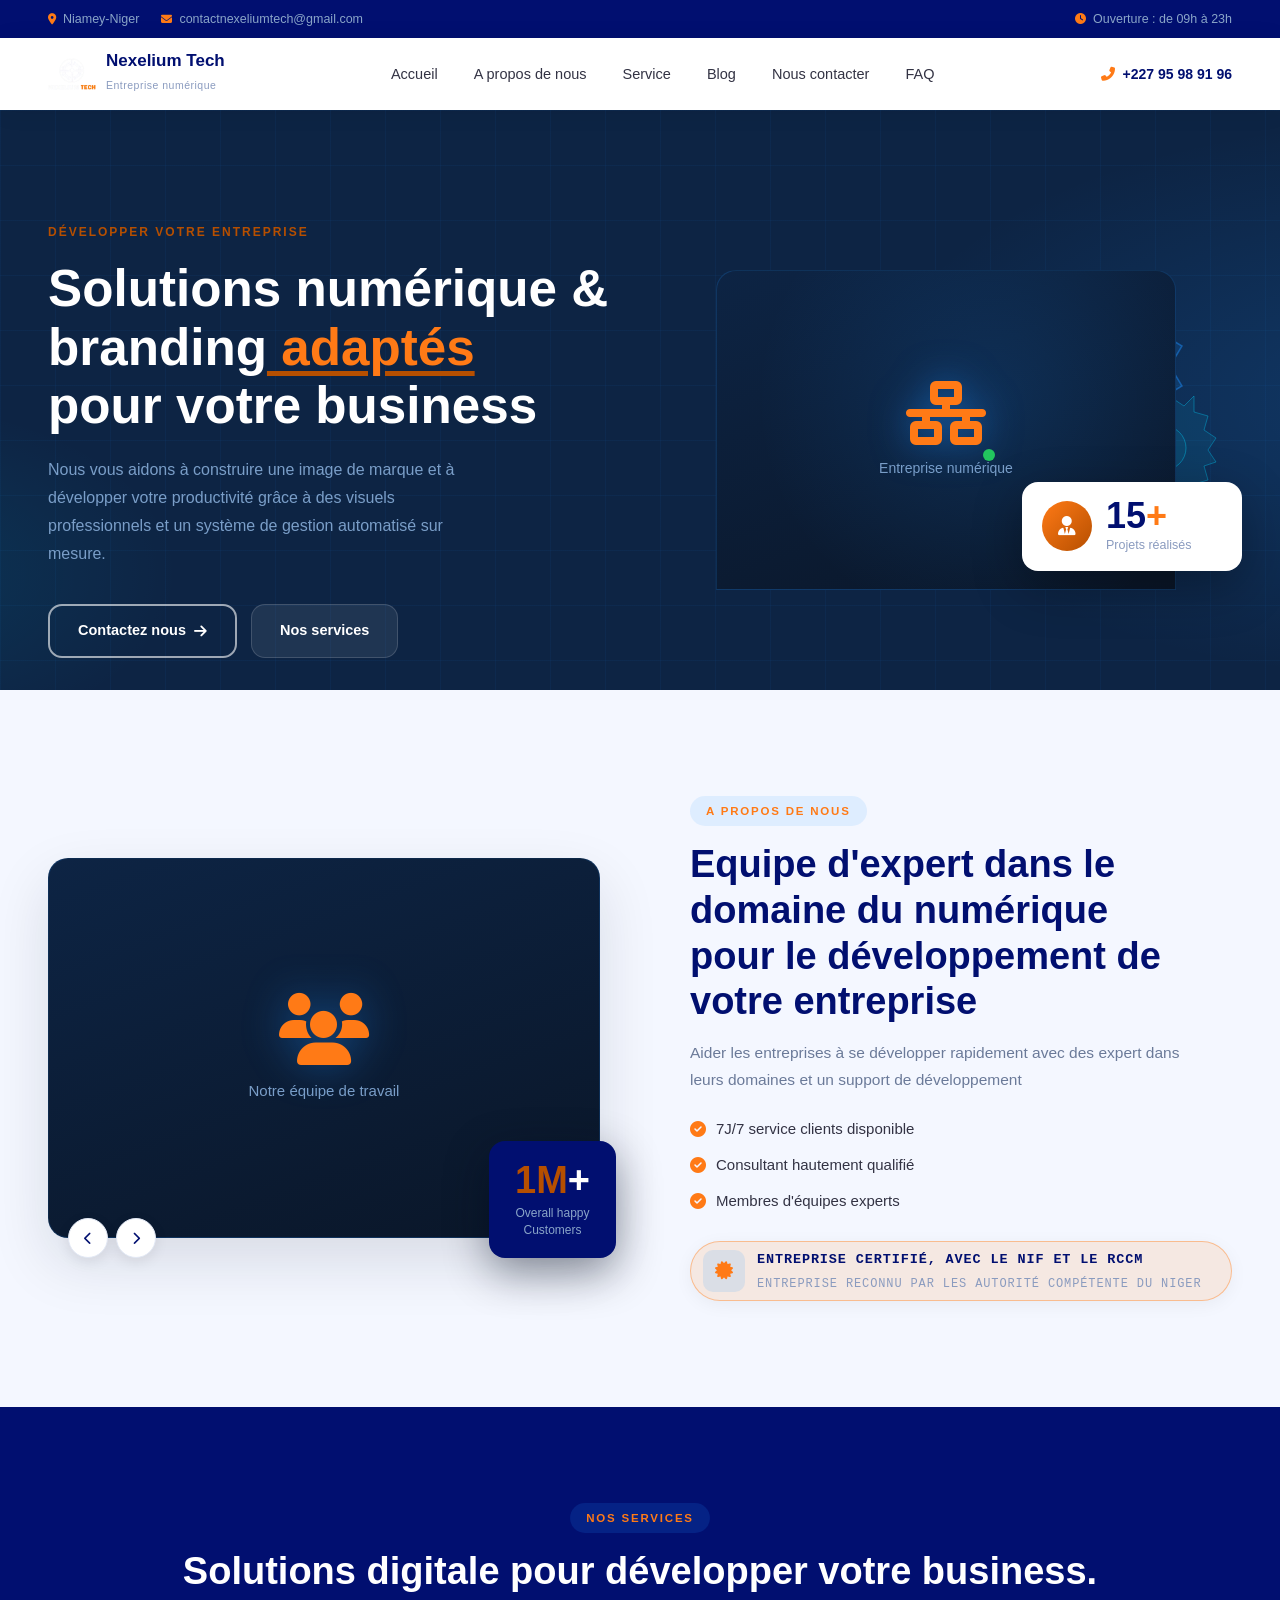
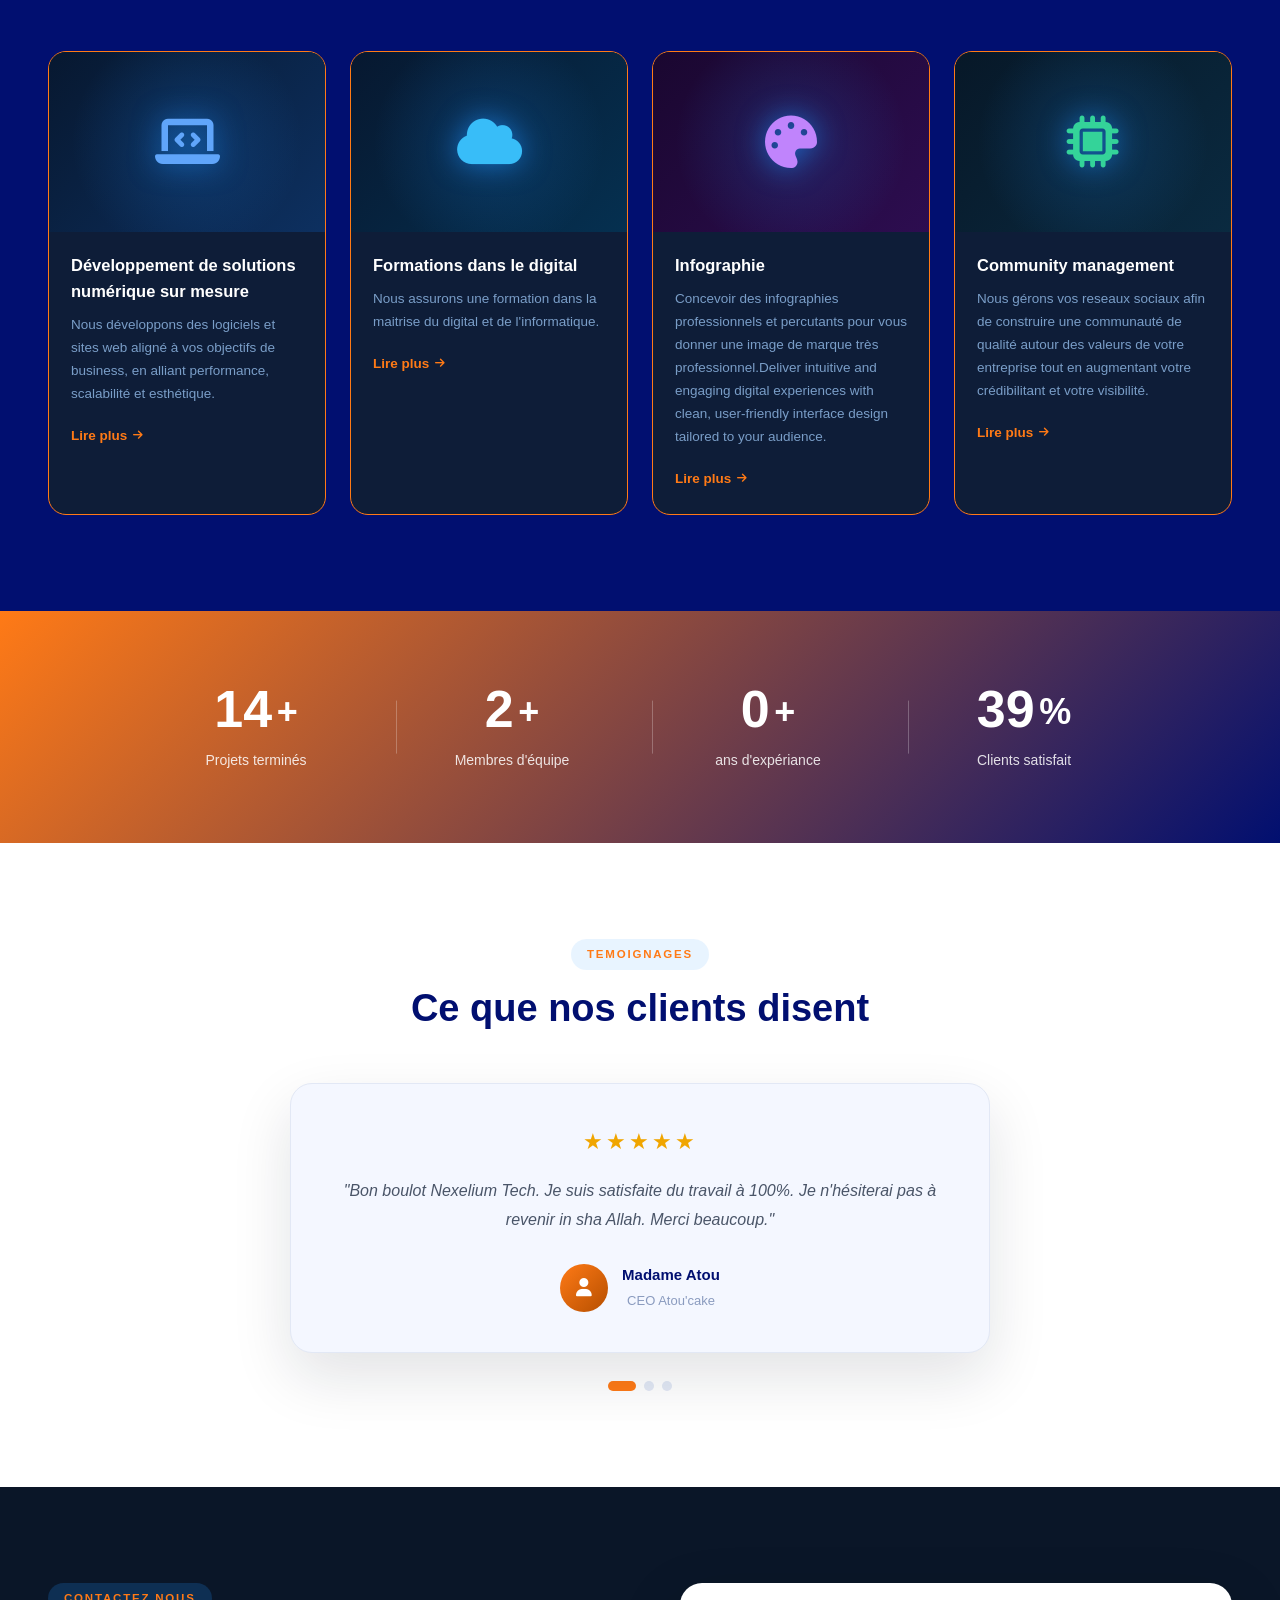
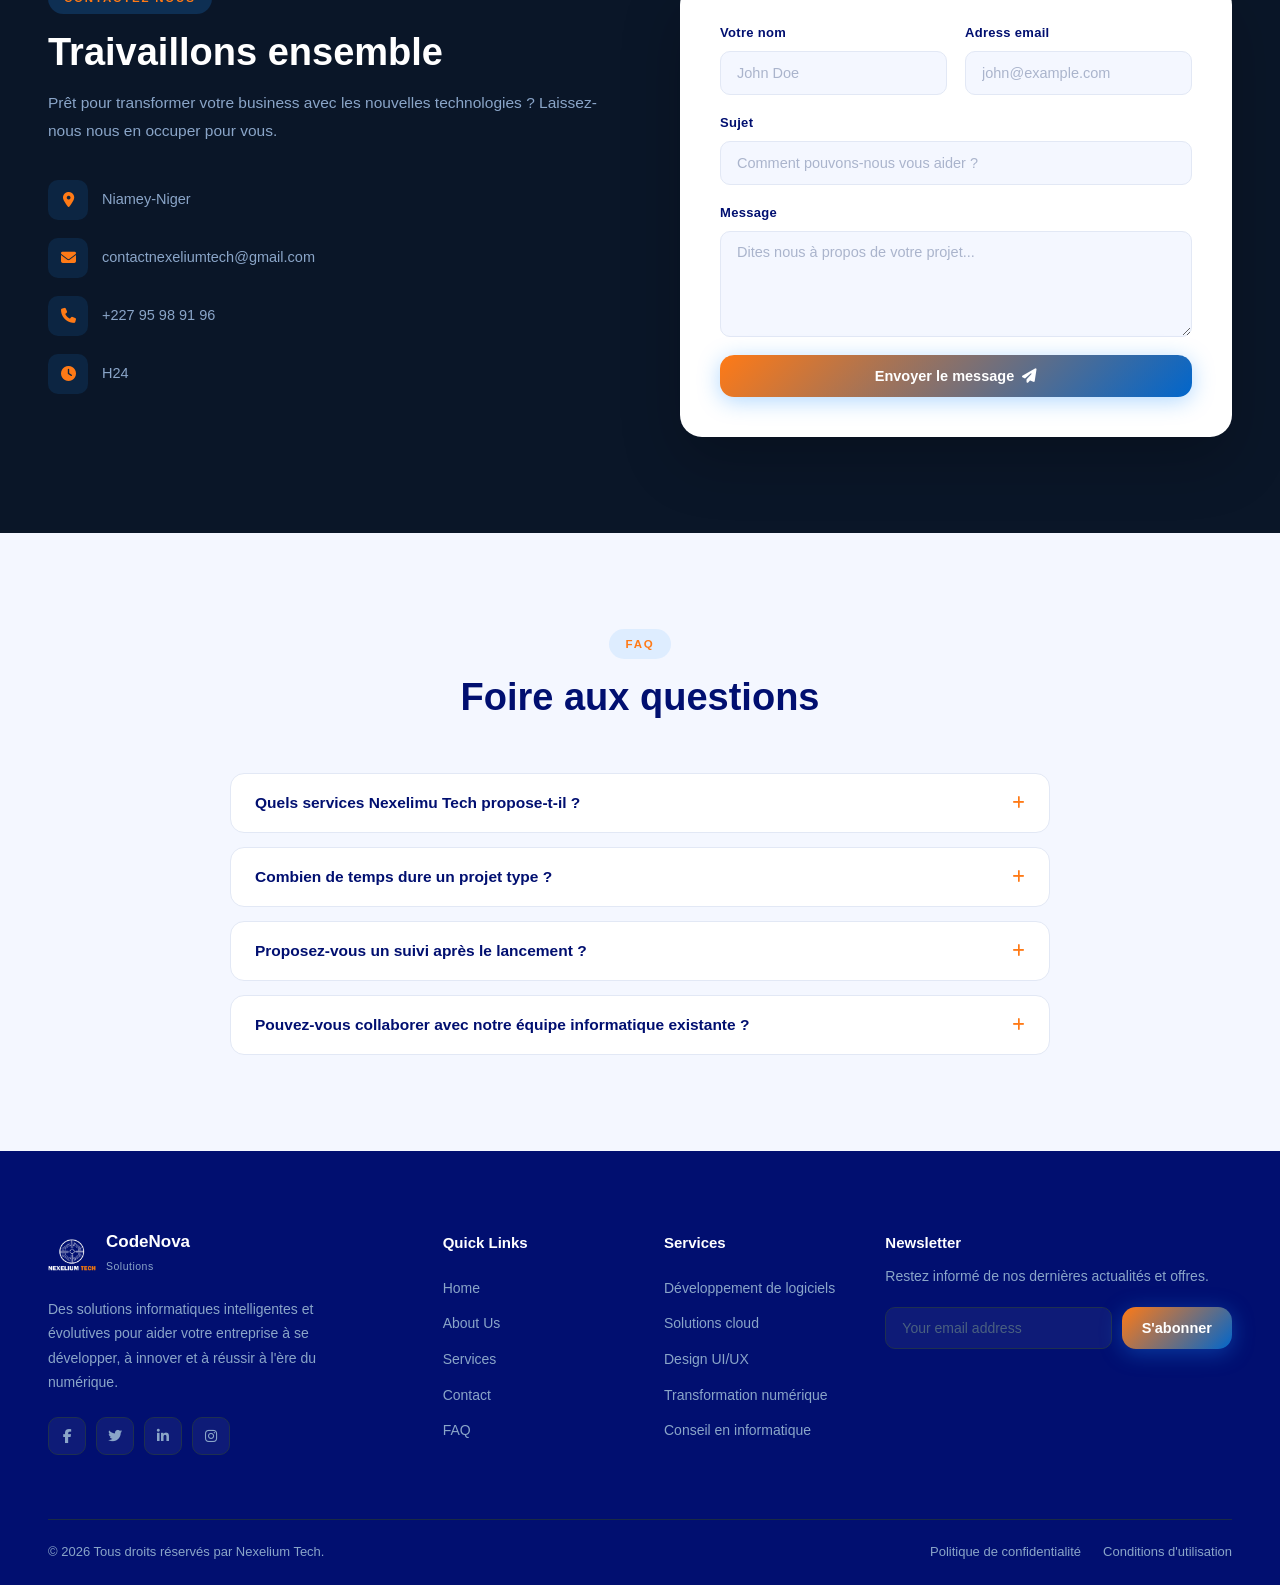
<file: index.html>
<!DOCTYPE html>
<html lang="fr">
<head>
  <meta charset="UTF-8" />
  <meta name="viewport" content="width=device-width, initial-scale=1.0"/>
  <title>Nexelium Tech</title>
  <link rel="stylesheet" href="https://cdnjs.cloudflare.com/ajax/libs/font-awesome/6.5.2/css/all.min.css" />
  <link rel="stylesheet" href="style.css" />
  
</head>
<body>

  <!-- ══════════════ TOPBAR ══════════════ -->
  <div class="topbar">
    <div class="topbar-left">
      <span><i class="fas fa-map-marker-alt"></i> Niamey-Niger</span>
      <span><i class="fas fa-envelope"></i> contactnexeliumtech@gmail.com</span>
    </div>
    <div class="topbar-right">
      <span><i class="fas fa-clock"></i>Ouverture : de 09h à 23h</span>
    </div>
  </div>

  <!-- ══════════════ NAVBAR ══════════════ -->
  <nav id="navbar">
    <a href="Logo Nexelium tech.png" class="logo">
      <img src="images/logo_nexe-removebg-preview.png" alt="Logo Nexelium Tech" class="logo-icon" />
      <div class="logo-text">
        <strong>Nexelium Tech</strong>
        <span>Entreprise numérique</span>
      </div>
    </a>
    <ul class="nav-links" id="navLinks">
      <li><a href="#hero" class="active">Accueil</a></li>
      <li><a href="#about">A propos de nous</a></li>
      <li><a href="#services">Service</a></li>
      <li><a href="#blog">Blog</a></li>
      <li><a href="#contact">Nous contacter</a></li>
      <li><a href="#faq">FAQ</a></li>
    </ul>
    <div class="nav-cta">
      <i class="fas fa-phone-alt"></i>
      <span>+227 95 98 91 96</span>
    </div>
    <button class="hamburger" id="hamburger">
      <span></span><span></span><span></span>
    </button>
  </nav>

  <!-- ══════════════ HERO ══════════════ -->
  <section class="hero" id="hero">
    <div class="hero-grid-lines"></div>
    <div class="hero-particles" id="particles"></div>

    <div class="hero-content">
      <p class="hero-tag">Développer votre entreprise</p>
      <h1>Solutions numérique & branding<span> adaptés </span><br>pour votre business</h1>
      <p class="hero-desc">Nous vous aidons à construire une image de marque et à développer votre productivité grâce à des visuels professionnels et un système de gestion automatisé sur mesure.</p>
      <div class="hero-buttons">
        <a href="#contact" class="btn btn-outline">Contactez nous <i class="fas fa-arrow-right"></i></a>
        <a href="#services" class="btn btn-ghost">Nos services  </a>
      </div>
    </div>

    <div class="hero-visual">
      <svg class="gear-bg" viewBox="0 0 300 300" xmlns="http://www.w3.org/2000/svg">
        <g class="gear-spin">
          <path d="M150 60 L162 42 L180 58 L200 46 L202 68 L224 72 L220 94 L240 106 L228 126 L240 146 L220 158 L224 180 L202 184 L200 206 L180 194 L162 210 L150 192 L138 210 L120 194 L100 206 L98 184 L76 180 L80 158 L60 146 L72 126 L60 106 L80 94 L76 72 L98 68 L100 46 L120 58 Z" fill="rgba(30,144,255,0.12)" stroke="rgba(30,144,255,0.45)" stroke-width="1.5"/>
          <circle cx="150" cy="126" r="36" fill="rgba(30,144,255,0.08)" stroke="rgba(30,144,255,0.5)" stroke-width="1.5"/>
        </g>
        <g class="gear-spin-rev" style="transform-origin:222px 205px">
          <path d="M222 172 L230 158 L242 166 L252 156 L252 172 L266 176 L262 190 L274 198 L266 210 L274 222 L262 226 L266 240 L252 244 L252 260 L242 250 L230 258 L222 244 L214 258 L202 250 L202 244 L188 240 L192 226 L180 222 L188 210 L180 198 L192 190 L188 176 L202 172 L202 156 L214 166 Z" fill="rgba(0,212,255,0.08)" stroke="rgba(0,212,255,0.35)" stroke-width="1"/>
          <circle cx="222" cy="208" r="22" fill="rgba(0,212,255,0.06)" stroke="rgba(0,212,255,0.38)" stroke-width="1"/>
        </g>
        <line x1="150" y1="126" x2="222" y2="208" stroke="rgba(30,144,255,0.2)" stroke-width="1" stroke-dasharray="5 4"/>
      </svg>

      <div class="hero-img-box">
        <div class="hero-img-inner">
          <i class="fas fa-network-wired"></i>
          <p>Entreprise numérique</p>
          <div class="hero-ping"></div>
        </div>
      </div>

      <div class="badge-exp">
        <div class="badge-avatar"><i class="fas fa-user-tie"></i></div>
        <div class="badge-info">
          <div class="badge-num">15<span>+</span></div>
          <div class="badge-label">Projets réalisés</div>
        </div>
      </div>
    </div>
  </section>

  <!-- ══════════════ ABOUT ══════════════ -->
  <section class="about" id="about">
    <div class="about-visual">
      <div class="about-img-wrap">
        <div class="about-img-box">
          <i class="fas fa-users"></i>
          <p>Notre équipe de travail</p>
        </div>
        <div class="about-nav-arrows">
          <button class="arrow-btn" id="prevSlide"><i class="fas fa-chevron-left"></i></button>
          <button class="arrow-btn" id="nextSlide"><i class="fas fa-chevron-right"></i></button>
        </div>
      </div>
      <div class="about-stat-badge">
        <div class="about-stat-num">1M<span>+</span></div>
        <div class="about-stat-sub">Overall happy<br>Customers</div>
      </div>
    </div>

    <div class="about-content">
      <span class="section-tag">A propos de nous</span>
      <h2 class="section-title">Equipe d'expert dans le domaine du numérique<br>pour le développement de votre entreprise</h2>
      <p class="section-desc">Aider les entreprises à se développer rapidement avec des expert dans leurs domaines et un support de développement</p>

      <ul class="about-features">
        <li><i class="fas fa-check-circle"></i> 7J/7 service clients disponible</li>
        <li><i class="fas fa-check-circle"></i> Consultant hautement qualifié</li>
        <li><i class="fas fa-check-circle"></i> Membres d'équipes experts</li>
      </ul>

      <div class="about-badges-row">
        <div class="mini-badge">
          <div class="mini-badge-icon blue"><i class="fas fa-certificate"></i></div>
          <div class="mini-badge-text">
            <strong>Entreprise certifié, avec le NIF et le RCCM</strong>
            <p>Entreprise reconnu par les autorité compétente du Niger</p>
          </div>
        </div>
       
        </div>
      </div>
    </div>
  </section>

  <!-- ══════════════ SERVICES ══════════════ -->
  <section class="services" id="services">
    <div class="services-header">
      <span class="section-tag">Nos services</span>
      <h2 class="section-title">Solutions digitale pour développer votre business.</h2>
    </div>
    <div class="services-grid">

      <div class="service-card">
        <div class="service-img s1"><i class="fas fa-laptop-code"></i></div>
        <div class="service-body">
          <h3>Développement de solutions numérique sur mesure</h3>
          <p>Nous développons des logiciels et sites web aligné à vos objectifs de business, en alliant performance, scalabilité et esthétique.</p>
          <a href="developpement.html" class="service-link">Lire plus<i class="fas fa-arrow-right"></i></a>
        </div>
      </div>

      <div class="service-card">
        <div class="service-img s2"><i class="fas fa-cloud"></i></div>
        <div class="service-body">
          <h3>Formations dans le digital</h3>
          <p>Nous assurons une formation dans la maitrise du digital et de l'informatique.</p>
          <a href="formation digitale.html" class="service-link">Lire plus <i class="fas fa-arrow-right"></i></a>
        </div>
      </div>

      <div class="service-card">
        <div class="service-img s3"><i class="fas fa-palette"></i></div>
        <div class="service-body">
          <h3>Infographie</h3>
          <p>Concevoir des infographies professionnels et percutants pour vous donner une image de marque très professionnel.Deliver intuitive and engaging digital experiences with clean, user-friendly interface design tailored to your audience.</p>
          <a href="service infographie.html" class="service-link">Lire plus <i class="fas fa-arrow-right"></i></a>
        </div>
      </div>

      <div class="service-card">
        <div class="service-img s4"><i class="fas fa-microchip"></i></div>
        <div class="service-body">
          <h3>Community management</h3>
          <p>Nous gérons vos reseaux sociaux afin de construire une communauté de qualité autour des valeurs de votre entreprise tout en augmentant votre crédibilitant et votre visibilité.</p>
          <a href="service communty.html" class="service-link">Lire plus <i class="fas fa-arrow-right"></i></a>
        </div>
      </div>

    </div>
  </section>


  <!-- ══════════════ STATS ══════════════ -->
  <section class="stats" id="stats">
    <div class="stats-grid">
      <div class="stat-item">
        <div class="stat-num" data-count="30">0</div>
        <div class="stat-plus">+</div>
        <div class="stat-label">Projets terminés</div>
      </div>
      <div class="stat-item">
        <div class="stat-num" data-count="5">0</div>
        <div class="stat-plus">+</div>
        <div class="stat-label">Membres d'équipe</div>
      </div>
      <div class="stat-item">
        <div class="stat-num" data-count="2">0</div>
        <div class="stat-plus">+</div>
        <div class="stat-label">ans d'expériance</div>
      </div>
      <div class="stat-item">
        <div class="stat-num" data-count="80">0</div>
        <div class="stat-plus">%</div>
        <div class="stat-label">Clients satisfait</div>
      </div>
    </div>
  </section>

  <!-- ══════════════ TESTIMONIALS ══════════════ -->
  <section class="testimonials">
    <div class="testimonials-header">
      <span class="section-tag">Temoignages</span>
      <h2 class="section-title">Ce que nos clients disent</h2>
    </div>
    <div class="testimonials-track" id="testSlider">
      <div class="testimonial-card active">
        <div class="stars">★★★★★</div>
        <p>"Bon boulot Nexelium Tech. Je suis satisfaite du travail à 100%. Je n'hésiterai pas à revenir in sha Allah. Merci beaucoup."</p>
        <div class="testimonial-author">
          <div class="author-avatar"><i class="fas fa-user"></i></div>
          <div class="author-info">
            <strong>Madame Atou</strong>
            <span>CEO Atou'cake</span>
          </div>
        </div>
      </div>
      <div class="testimonial-card">
        <div class="stars">★★★★★</div>
        <p>"Je suis vraiment satisfait des visuels que vous avez conçu pour moi. Merci beaucoup vraimentt. On garde le contact pour d'éventuels contrats."</p>
        <div class="testimonial-author">
          <div class="author-avatar"><i class="fas fa-user"></i></div>
          <div class="author-info">
            <strong>M. Moussa Maman Hassan</strong>
            <span>PDG Mounio Global Business</span>
          </div>
        </div>
      </div>
      <div class="testimonial-card">
        <div class="stars">★★★★★</div>
        <p>"Waouhh ! Ma sha Allah c'est vraiment jolie. Merci beaucoup vraiment."</p>
        <div class="testimonial-author">
          <div class="author-avatar"><i class="fas fa-user"></i></div>
          <div class="author-info">
            <strong>Mademoiselle Anissa</strong>
            <span>PDG Nissamour beauty</span>
          </div>
        </div>
      </div>
    </div>
    <div class="slider-dots" id="sliderDots">
      <span class="dot active" data-i="0"></span>
      <span class="dot" data-i="1"></span>
      <span class="dot" data-i="2"></span>
    </div>
  </section>

  <!-- ══════════════ CONTACT ══════════════ -->
  <section class="contact" id="contact">
    <div class="contact-inner">
      <div class="contact-info">
        <span class="section-tag">Contactez nous</span>
        <h2 class="section-title white">Traivaillons ensemble</h2>
        <p class="contact-desc">Prêt pour transformer votre business avec les nouvelles technologies ? Laissez-nous nous en occuper pour vous.</p>
        <div class="contact-details">
          <div class="contact-item"><i class="fas fa-map-marker-alt"></i><span>Niamey-Niger</span></div>
          <div class="contact-item"><i class="fas fa-envelope"></i><span>contactnexeliumtech@gmail.com</span></div>
          <div class="contact-item"><i class="fas fa-phone"></i><span>+227 95 98 91 96</span></div>
          <div class="contact-item"><i class="fas fa-clock"></i><span>H24</span></div>
        </div>
      </div>
      <form class="contact-form" id="contactForm">
        <div class="form-row">
          <div class="form-group">
            <label>Votre nom</label>
            <input type="text" placeholder="John Doe" required />
          </div>
          <div class="form-group">
            <label>Adress email</label>
            <input type="email" placeholder="john@example.com" required />
          </div>
        </div>
        <div class="form-group">
          <label>Sujet</label>
          <input type="text" placeholder="Comment pouvons-nous vous aider ?" />
        </div>
        <div class="form-group">
          <label>Message</label>
          <textarea rows="5" placeholder="Dites nous à propos de votre projet..."></textarea>
        </div>
        <button type="submit" class="btn btn-primary full-width">
          Envoyer le message <i class="fas fa-paper-plane"></i>
        </button>
        <div class="form-success" id="formSuccess">
          <i class="fas fa-check-circle"></i> Message envoyé avec succès! Nous vous repondrons bientôt.
        </div>
      </form>
    </div>
  </section>

  <!-- ══════════════ FAQ ══════════════ -->
  <section class="faq" id="faq">
    <div class="faq-header">
      <span class="section-tag">FAQ</span>
      <h2 class="section-title">Foire aux questions</h2>
    </div>
    <div class="faq-list">
      <div class="faq-item">
        <button class="faq-q">Quels services Nexelimu Tech propose-t-il ? <i class="fas fa-plus"></i></button>
        <div class="faq-a"><p>Nous proposons des services de développement de logiciels sur mesure, de solutions cloud, de conception UI/UX, de transformation numérique, de cybersécurité et de gestion de l'assistance informatique.</p></div>
      </div>
      <div class="faq-item">
        <button class="faq-q">Combien de temps dure un projet type ?<i class="fas fa-plus"></i></button>
        <div class="faq-a"><p>Les délais de projet varient en fonction de la portée et de la complexité. Une application web simple peut nécessiter 4 à 8 semaines, tandis que les solutions d'entreprise peuvent prendre de 3 à 12 mois.</p></div>
      </div>
      <div class="faq-item">
        <button class="faq-q">Proposez-vous un suivi après le lancement ? <i class="fas fa-plus"></i></button>
        <div class="faq-a"><p>Absolument. Nous proposons des formules d'assistance 24h/24 et 7j/7, des plans de maintenance ainsi que des chargés de compte dédiés à tous nos clients après le lancement.</p></div>
      </div>
      <div class="faq-item">
        <button class="faq-q">Pouvez-vous collaborer avec notre équipe informatique existante ? <i class="fas fa-plus"></i></button>
        <div class="faq-a"><p>Oui ! Nous sommes spécialisés dans le renforcement d'équipes. Nos experts s'intègrent parfaitement à votre équipe et à vos processus actuels pour maximiser la productivité.</p></div>
      </div>
    </div>
  </section>

  <!-- ══════════════ FOOTER ══════════════ -->
  <footer class="footer">
    <div class="footer-top">
      <div class="footer-brand">
        <a href="index.html" class="logo">
          <img src="images/logo_nexe-removebg-preview.png" alt="Logo Nexelium Tech" class="logo-icon" />
          <div class="logo-text">
            <strong>CodeNova</strong>
            <span>Solutions</span>
          </div>
        </a>
        <p>Des solutions informatiques intelligentes et évolutives pour aider votre entreprise à se développer, à innover et à réussir à l'ère du numérique.</p>
        <div class="footer-socials">
          <a href="https://facebook.com" target="_blank"><i class="fab fa-facebook-f"></i></a>
          <a href="https://twitter.com" target="_blank"><i class="fab fa-twitter"></i></a>
          <a href="https://linkedin.com" target="_blank"><i class="fab fa-linkedin-in"></i></a>
          <a href="https://instagram.com" target="_blank"><i class="fab fa-instagram"></i></a>
        </div>
      </div>
      <div class="footer-links">
        <h4>Quick Links</h4>
        <ul>
          <li><a href="#hero">Home</a></li>
          <li><a href="#about">About Us</a></li>
          <li><a href="#services">Services</a></li>
          <li><a href="#contact">Contact</a></li>
          <li><a href="#faq">FAQ</a></li>
        </ul>
      </div>
      <div class="footer-links">
        <h4>Services</h4>
        <ul>
          <li><a href="#">Développement de logiciels</a></li>
          <li><a href="#">Solutions cloud</a></li>
          <li><a href="#">Design UI/UX</a></li>
          <li><a href="#">Transformation numérique</a></li>
          <li><a href="#">Conseil en informatique</a></li>
        </ul>
      </div>
      <div class="footer-newsletter">
        <h4>Newsletter</h4>
        <p>Restez informé de nos dernières actualités et offres.</p>
        <div class="newsletter-form">
          <input type="email" placeholder="Your email address" />
          <button class="btn btn-primary">S'abonner</button>
        </div>
      </div>
    </div>
    <div class="footer-bottom">
      <p>© 2026 Tous droits réservés par Nexelium Tech.</p>
      <div class="footer-bottom-links">
        <a href="#">Politique de confidentialité</a>
        <a href="#">Conditions d'utilisation</a>
      </div>
    </div>
  </footer>

  <a href="#hero" class="scroll-top" id="scrollTop"><i class="fas fa-chevron-up"></i></a>

  <script src="script.js"></script>
</body>
</html>
</file>
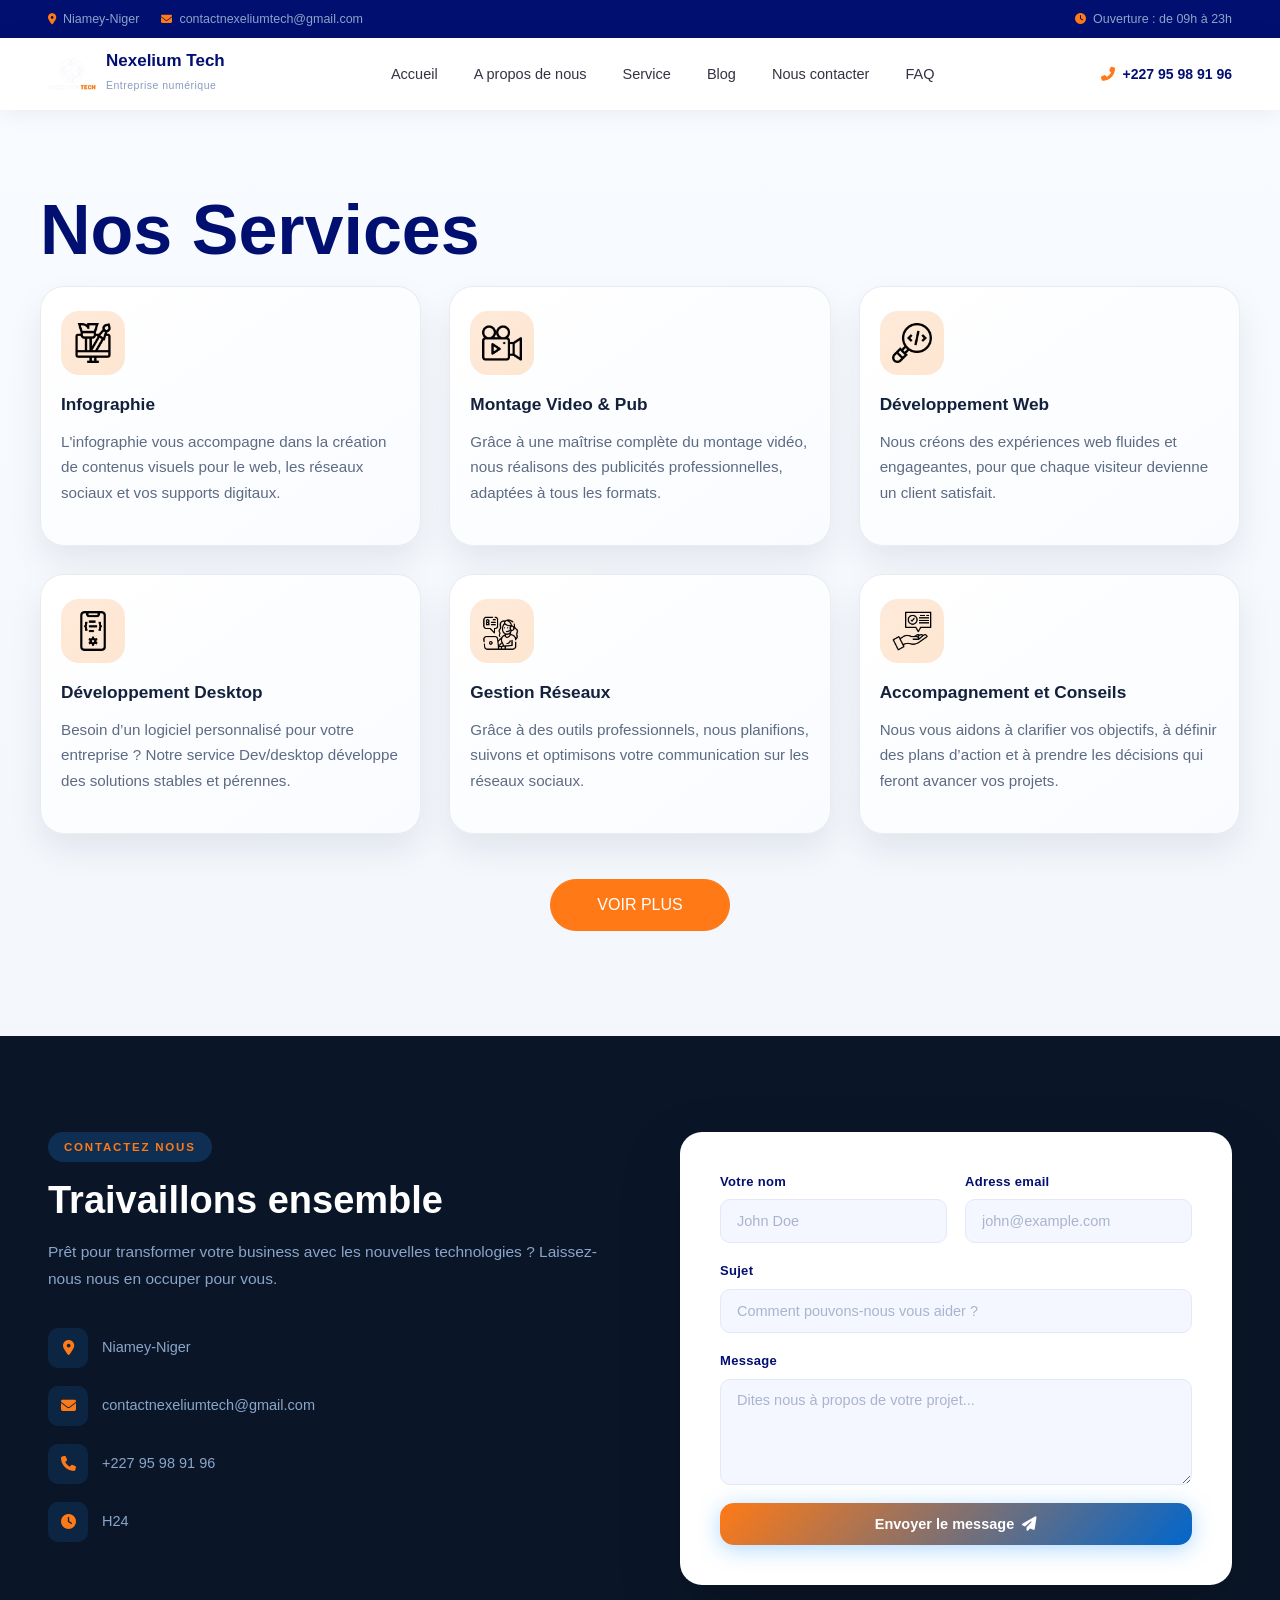
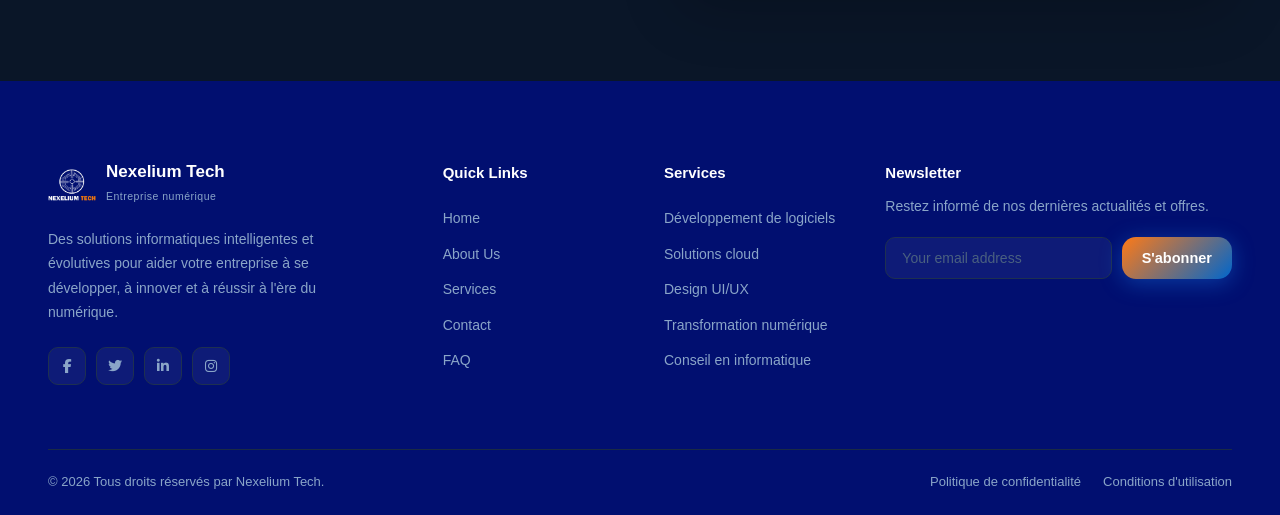
<file: developpement.html>
<!DOCTYPE html>
<html lang="fr">
<head>
  <meta charset="UTF-8" />
  <meta name="viewport" content="width=device-width, initial-scale=1.0"/>
  <title>developpement de solution</title>
  <link rel="stylesheet" href="https://cdnjs.cloudflare.com/ajax/libs/font-awesome/6.5.2/css/all.min.css" />
  <link rel="stylesheet" href="style.css" />
  
</head>
<body>

  <!-- ══════════════ TOPBAR ══════════════ -->
  <div class="topbar">
    <div class="topbar-left">
      <span><i class="fas fa-map-marker-alt"></i> Niamey-Niger</span>
      <span><i class="fas fa-envelope"></i> contactnexeliumtech@gmail.com</span>
    </div>
    <div class="topbar-right">
      <span><i class="fas fa-clock"></i>Ouverture : de 09h à 23h</span>
    </div>
  </div>

  <!-- ══════════════ NAVBAR ══════════════ -->
  <nav id="navbar">
    <a href="site_nexelium.html" class="logo">
      <img src="images/logo_nexe-removebg-preview.png" alt="Logo Nexelium Tech" class="logo-icon" />
      <div class="logo-text">
        <strong>Nexelium Tech</strong>
        <span>Entreprise numérique</span>
      </div>
    </a>
    <ul class="nav-links" id="navLinks">
      <li><a href="index.html" class="active">Accueil</a></li>
      <li><a href="#about">A propos de nous</a></li>
      <li><a href="#services">Service</a></li>
      <li><a href="#blog">Blog</a></li>
      <li><a href="#contact">Nous contacter</a></li>
      <li><a href="#faq">FAQ</a></li>
    </ul>
    <div class="nav-cta">
      <i class="fas fa-phone-alt"></i>
      <span>+227 95 98 91 96</span>
    </div>
    <button class="hamburger" id="hamburger">
      <span></span><span></span><span></span>
    </button>
  </nav>

   <!-- service section -->

  <section class="service_section layout_padding">
    <div class="container ">
      <div class="heading_container heading_center">
        <h2> Nos Services </h2>
      </div>
      <div class="services-grid-3">
        <div class="box ">
          <div class="img-box">
            <img src="images/c4.png" alt="" />
          </div>
          <div class="detail-box">
            <h5>Infographie</h5>
            <p>
              L'infographie vous accompagne dans la création de contenus
              visuels pour le web, les réseaux sociaux et vos supports digitaux.
            </p>
          </div>
        </div>

        <div class="box ">
          <div class="img-box">
            <img src="images/video-camera_535286.png" alt="" />
          </div>
          <div class="detail-box">
            <h5>Montage Video & Pub</h5>
            <p>
              Grâce à une maîtrise complète du montage vidéo, nous réalisons
              des publicités professionnelles, adaptées à tous les formats.
            </p>
          </div>
        </div>

        <div class="box ">
          <div class="img-box">
            <img src="images/w5.png" alt="" />
          </div>
          <div class="detail-box">
            <h5>Développement Web</h5>
            <p>
              Nous créons des expériences web fluides et engageantes,
              pour que chaque visiteur devienne un client satisfait.
            </p>
          </div>
        </div>

        <div class="box ">
          <div class="img-box">
            <img src="images/m3.png" alt="" />
          </div>
          <div class="detail-box">
            <h5>Développement Desktop</h5>
            <p>
              Besoin d’un logiciel personnalisé pour votre entreprise ?
              Notre service Dev/desktop développe des solutions stables et pérennes.
            </p>
          </div>
        </div>

        <div class="box ">
          <div class="img-box">
            <img src="images/r2.png" alt="" />
          </div>
          <div class="detail-box">
            <h5>Gestion Réseaux</h5>
            <p>
              Grâce à des outils professionnels, nous planifions,
              suivons et optimisons votre communication sur les réseaux sociaux.
            </p>
          </div>
        </div>

        <div class="box ">
          <div class="img-box">
            <img src="images/co2.png" alt="" />
          </div>
          <div class="detail-box">
            <h5>Accompagnement et Conseils</h5>
            <p>
                Nous vous aidons à clarifier vos objectifs,
                 à définir des plans d’action et à prendre les décisions qui feront avancer vos projets. 
              </p>
            </div>
          </div>
        </div>
      </div>
      <div class="btn-box">
        <a href="">
          Voir plus
        </a>
      </div>
    </div>
  </section>

  <!-- end service section -->

  <!-- ══════════════ CONTACT ══════════════ -->
  <section class="contact" id="contact">
    <div class="contact-inner">
      <div class="contact-info">
        <span class="section-tag">Contactez nous</span>
        <h2 class="section-title white">Traivaillons ensemble</h2>
        <p class="contact-desc">Prêt pour transformer votre business avec les nouvelles technologies ? Laissez-nous nous en occuper pour vous.</p>
        <div class="contact-details">
          <div class="contact-item"><i class="fas fa-map-marker-alt"></i><span>Niamey-Niger</span></div>
          <div class="contact-item"><i class="fas fa-envelope"></i><span>contactnexeliumtech@gmail.com</span></div>
          <div class="contact-item"><i class="fas fa-phone"></i><span>+227 95 98 91 96</span></div>
          <div class="contact-item"><i class="fas fa-clock"></i><span>H24</span></div>
        </div>
      </div>
      <form class="contact-form" id="contactForm">
        <div class="form-row">
          <div class="form-group">
            <label>Votre nom</label>
            <input type="text" placeholder="John Doe" required />
          </div>
          <div class="form-group">
            <label>Adress email</label>
            <input type="email" placeholder="john@example.com" required />
          </div>
        </div>
        <div class="form-group">
          <label>Sujet</label>
          <input type="text" placeholder="Comment pouvons-nous vous aider ?" />
        </div>
        <div class="form-group">
          <label>Message</label>
          <textarea rows="5" placeholder="Dites nous à propos de votre projet..."></textarea>
        </div>
        <button type="submit" class="btn btn-primary full-width">
          Envoyer le message <i class="fas fa-paper-plane"></i>
        </button>
        <div class="form-success" id="formSuccess">
          <i class="fas fa-check-circle"></i> Message envoyé avec succès! Nous vous repondrons bientôt.
        </div>
      </form>
    </div>
  </section>

  <!-- ══════════════ FOOTER ══════════════ -->
  <footer class="footer">
    <div class="footer-top">
      <div class="footer-brand">
        <a href="index.html" class="logo">
          <img src="images/logo_nexe-removebg-preview.png" alt="Logo Nexelium Tech" class="logo-icon" />
          <div class="logo-text">
            <strong>Nexelium Tech</strong>
            <span>Entreprise numérique</span>
          </div>
        </a>
        <p>Des solutions informatiques intelligentes et évolutives pour aider votre entreprise à se développer, à innover et à réussir à l'ère du numérique.</p>
        <div class="footer-socials">
          <a href="https://facebook.com" target="_blank"><i class="fab fa-facebook-f"></i></a>
          <a href="https://twitter.com" target="_blank"><i class="fab fa-twitter"></i></a>
          <a href="https://linkedin.com" target="_blank"><i class="fab fa-linkedin-in"></i></a>
          <a href="https://instagram.com" target="_blank"><i class="fab fa-instagram"></i></a>
        </div>
      </div>
      <div class="footer-links">
        <h4>Quick Links</h4>
        <ul>
          <li><a href="#hero">Home</a></li>
          <li><a href="#about">About Us</a></li>
          <li><a href="#services">Services</a></li>
          <li><a href="#contact">Contact</a></li>
          <li><a href="#faq">FAQ</a></li>
        </ul>
      </div>
      <div class="footer-links">
        <h4>Services</h4>
        <ul>
          <li><a href="#">Développement de logiciels</a></li>
          <li><a href="#">Solutions cloud</a></li>
          <li><a href="#">Design UI/UX</a></li>
          <li><a href="#">Transformation numérique</a></li>
          <li><a href="#">Conseil en informatique</a></li>
        </ul>
      </div>
      <div class="footer-newsletter">
        <h4>Newsletter</h4>
        <p>Restez informé de nos dernières actualités et offres.</p>
        <div class="newsletter-form">
          <input type="email" placeholder="Your email address" />
          <button class="btn btn-primary">S'abonner</button>
        </div>
      </div>
    </div>
    <div class="footer-bottom">
      <p>© 2026 Tous droits réservés par Nexelium Tech.</p>
      <div class="footer-bottom-links">
        <a href="#">Politique de confidentialité</a>
        <a href="#">Conditions d'utilisation</a>
      </div>
    </div>
  </footer>

  <a href="#hero" class="scroll-top" id="scrollTop"><i class="fas fa-chevron-up"></i></a>

  <script src="script.js"></script>
</body>
</html>
</file>
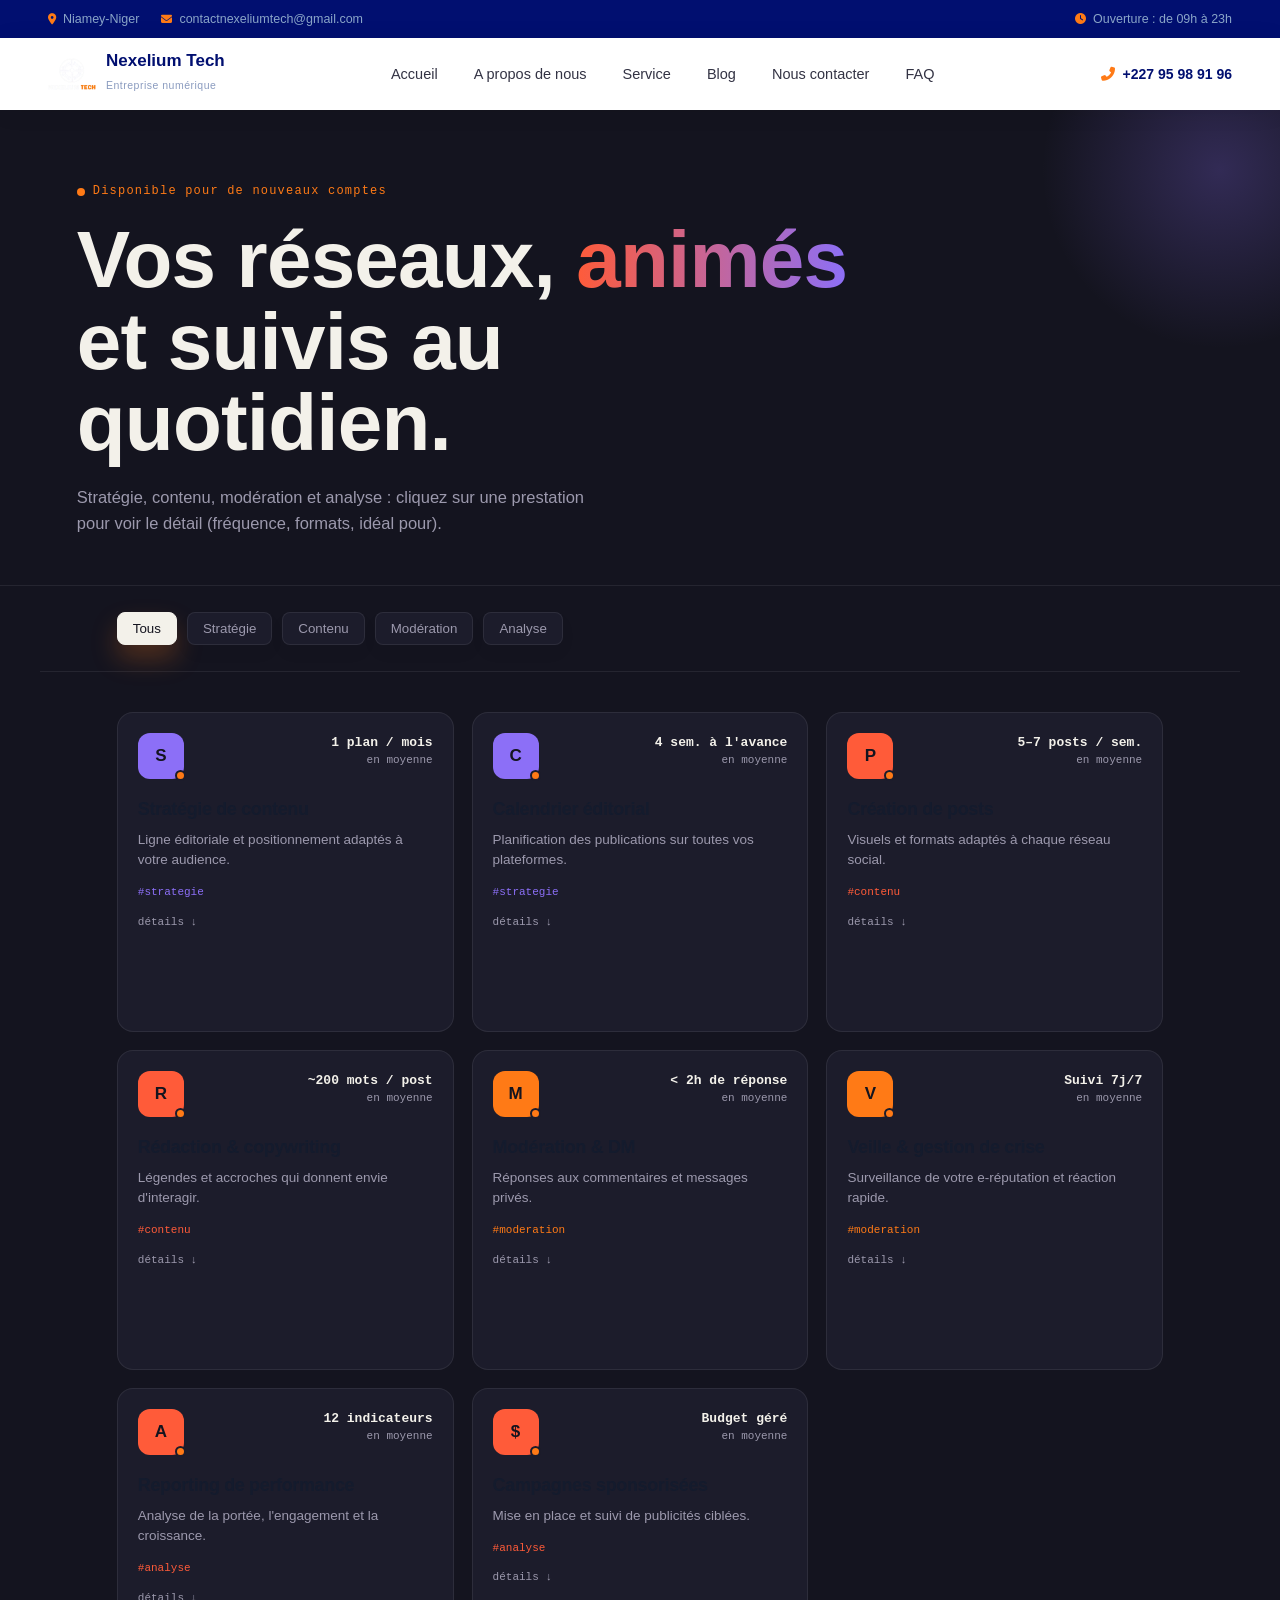
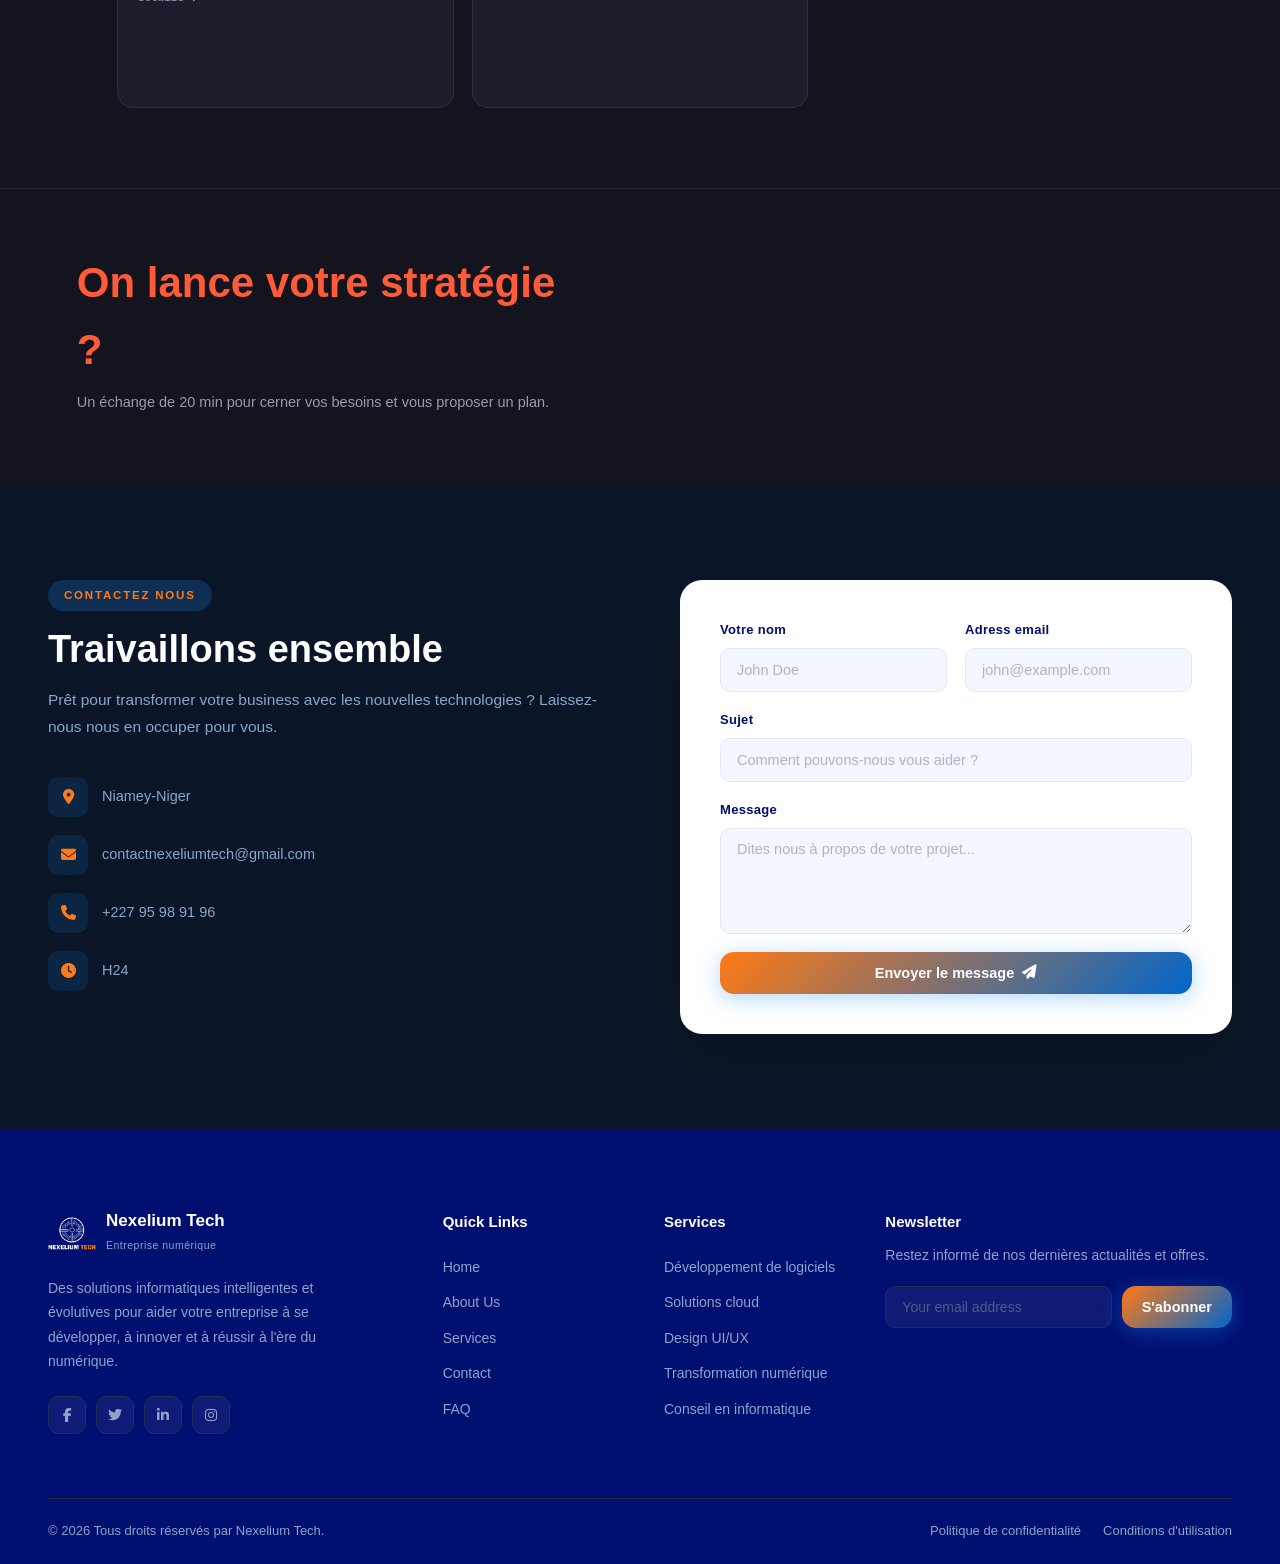
<file: service communty.html>
<!DOCTYPE html>
<html lang="fr">
<head>
  <meta charset="UTF-8" />
  <meta name="viewport" content="width=device-width, initial-scale=1.0"/>
  <title>Service Community Management</title>
  <link rel="stylesheet" href="https://cdnjs.cloudflare.com/ajax/libs/font-awesome/6.5.2/css/all.min.css" />
  <link rel="stylesheet" href="style.css" />
  
</head>
<body>

  <!-- ══════════════ TOPBAR ══════════════ -->
  <div class="topbar">
    <div class="topbar-left">
      <span><i class="fas fa-map-marker-alt"></i> Niamey-Niger</span>
      <span><i class="fas fa-envelope"></i> contactnexeliumtech@gmail.com</span>
    </div>
    <div class="topbar-right">
      <span><i class="fas fa-clock"></i>Ouverture : de 09h à 23h</span>
    </div>
  </div>

  <!-- ══════════════ NAVBAR ══════════════ -->
  <nav id="navbar">
    <a href="index.html" class="logo">
      <img src="images/logo_nexe-removebg-preview.png" alt="Logo Nexelium Tech" class="logo-icon" />
      <div class="logo-text">
        <strong>Nexelium Tech</strong>
        <span>Entreprise numérique</span>
      </div>
    </a>
    <ul class="nav-links" id="navLinks">
      <li><a href="index.html" class="active">Accueil</a></li>
      <li><a href="#about">A propos de nous</a></li>
      <li><a href="#services">Service</a></li>
      <li><a href="#blog">Blog</a></li>
      <li><a href="#contact">Nous contacter</a></li>
      <li><a href="#faq">FAQ</a></li>
    </ul>
    <div class="nav-cta">
      <i class="fas fa-phone-alt"></i>
      <span>+227 95 98 91 96</span>
    </div>
    <button class="hamburger" id="hamburger">
      <span></span><span></span><span></span>
    </button>
  </nav>

<!-- ══════════════ service community ══════════════ -->
<section class="herose">
    <div class="herose-eyebrow"><span class="pulse-dot"></span>Disponible pour de nouveaux comptes</div>
    <h1>Vos réseaux, <em>animés</em> et suivis au quotidien.</h1>
    <p>Stratégie, contenu, modération et analyse : cliquez sur une prestation pour voir le détail (fréquence, formats, idéal pour).</p>
  </section>

  <nav class="filters" id="filters">
    <button class="filter-btn active" data-filter="tous">Tous</button>
    <button class="filter-btn" data-filter="strategie">Stratégie</button>
    <button class="filter-btn" data-filter="contenu">Contenu</button>
    <button class="filter-btn" data-filter="moderation">Modération</button>
    <button class="filter-btn" data-filter="analyse">Analyse</button>
  </nav>

  <main class="gallery" id="gallery"></main>

  <section class="contacter">
    <div>
      <h2>On lance votre stratégie ?</h2>
      <p>Un échange de 20 min pour cerner vos besoins et vous proposer un plan.</p>
    </div>
  </section>

<script>
const services = [
  {
    icon:"S", title:"Stratégie de contenu", stat:"1 plan / mois",
    desc:"Ligne éditoriale et positionnement adaptés à votre audience.",
    cat:"strategie", accent:"var(--violet)",
    formats:"Document stratégique + plan d'action", frequence:"Révision mensuelle", ideal:"Nouveau compte ou repositionnement"
  },
  {
    icon:"C", title:"Calendrier éditorial", stat:"4 sem. à l'avance",
    desc:"Planification des publications sur toutes vos plateformes.",
    cat:"strategie", accent:"var(--violet)",
    formats:"Calendrier partagé (Notion/Sheets)", frequence:"Mise à jour hebdo", ideal:"Régularité de publication"
  },
  {
    icon:"P", title:"Création de posts", stat:"5–7 posts / sem.",
    desc:"Visuels et formats adaptés à chaque réseau social.",
    cat:"contenu", accent:"var(--coral)",
    formats:"Feed, stories, reels", frequence:"Selon calendrier", ideal:"Présence active et cohérente"
  },
  {
    icon:"R", title:"Rédaction & copywriting", stat:"~200 mots / post",
    desc:"Légendes et accroches qui donnent envie d'interagir.",
    cat:"contenu", accent:"var(--coral)",
    formats:"Légendes, hashtags, CTA", frequence:"Selon calendrier", ideal:"Engagement et clarté du message"
  },
  {
    icon:"M", title:"Modération & DM", stat:"< 2h de réponse",
    desc:"Réponses aux commentaires et messages privés.",
    cat:"moderation", accent:"var(--mint)",
    formats:"Réponses personnalisées", frequence:"Quotidienne", ideal:"Relation client, service après-vente"
  },
  {
    icon:"V", title:"Veille & gestion de crise", stat:"Suivi 7j/7",
    desc:"Surveillance de votre e-réputation et réaction rapide.",
    cat:"moderation", accent:"var(--mint)",
    formats:"Rapport d'alerte + plan de réponse", frequence:"Continue", ideal:"Marques exposées, forte audience"
  },
  {
    icon:"A", title:"Reporting de performance", stat:"12 indicateurs",
    desc:"Analyse de la portée, l'engagement et la croissance.",
    cat:"analyse", accent:"var(--coral)",
    formats:"Rapport PDF illustré", frequence:"Mensuel", ideal:"Suivi de résultats, ajustement stratégie"
  },
  {
    icon:"$", title:"Campagnes sponsorisées", stat:"Budget géré",
    desc:"Mise en place et suivi de publicités ciblées.",
    cat:"analyse", accent:"var(--coral)",
    formats:"Campagnes Meta / TikTok Ads", frequence:"Selon objectifs", ideal:"Accélérer visibilité, générer des leads"
  }
];

const gallery = document.getElementById('gallery');

services.forEach((s, i) => {
  const card = document.createElement('div');
  card.className = 'card';
  card.dataset.cat = s.cat;
  card.style.transitionDelay = (i * 40) + 'ms';
  card.style.setProperty('--accent', s.accent);

  card.innerHTML = `
    <div class="card-top">
      <div class="badge">${s.icon}</div>
      <div class="stat-mini"><b>${s.stat}</b><br>en moyenne</div>
    </div>
    <div class="card-title">${s.title}</div>
    <p class="card-desc">${s.desc}</p>
    <div class="card-tag">${s.cat}</div>
    <div class="card-details">
      <div class="details-inner">
        <ul class="spec-list">
          <li><b>Formats</b><span>${s.formats}</span></li>
          <li><b>Fréquence</b><span>${s.frequence}</span></li>
          <li><b>Idéal pour</b><span>${s.ideal}</span></li>
        </ul>
        <a class="cta-mini" href="mailto:contact@votre-cm.com?subject=Devis%20-%20${encodeURIComponent(s.title)}" onclick="event.stopPropagation()">Demander un devis</a>
      </div>
    </div>
    <div class="expand-hint" style="margin-top:12px;">détails ↓</div>
  `;

  const hint = card.querySelector('.expand-hint');
  card.setAttribute('aria-expanded', 'false');

  card.addEventListener('click', () => {
    const isOpen = card.classList.contains('expanded');

    document.querySelectorAll('.card').forEach(item => {
      item.classList.remove('expanded');
      item.setAttribute('aria-expanded', 'false');
      const itemHint = item.querySelector('.expand-hint');
      if (itemHint) itemHint.textContent = 'détails ↓';
    });

    if (!isOpen) {
      card.classList.add('expanded');
      card.setAttribute('aria-expanded', 'true');
      if (hint) hint.textContent = 'masquer ↑';
    }
  });

  gallery.appendChild(card);
});

// Filtres
document.getElementById('filters').addEventListener('click', (e) => {
  const btn = e.target.closest('.filter-btn');
  if (!btn) return;
  document.querySelectorAll('.filter-btn').forEach(b => b.classList.remove('active'));
  btn.classList.add('active');
  const filter = btn.dataset.filter;
  document.querySelectorAll('.card').forEach(card => {
    const show = filter === 'tous' || card.dataset.cat === filter;
    card.classList.toggle('hidden', !show);
  });
});

// Apparition au scroll
const observer = new IntersectionObserver((entries) => {
  entries.forEach(entry => {
    if (entry.isIntersecting){
      entry.target.classList.add('visible');
      observer.unobserve(entry.target);
    }
  });
}, { threshold: 0.15 });

document.querySelectorAll('.card').forEach(card => observer.observe(card));
</script>


  <!-- ══════════════ CONTACT ══════════════ -->
  <section class="contact" id="contact">
    <div class="contact-inner">
      <div class="contact-info">
        <span class="section-tag">Contactez nous</span>
        <h2 class="section-title white">Traivaillons ensemble</h2>
        <p class="contact-desc">Prêt pour transformer votre business avec les nouvelles technologies ? Laissez-nous nous en occuper pour vous.</p>
        <div class="contact-details">
          <div class="contact-item"><i class="fas fa-map-marker-alt"></i><span>Niamey-Niger</span></div>
          <div class="contact-item"><i class="fas fa-envelope"></i><span>contactnexeliumtech@gmail.com</span></div>
          <div class="contact-item"><i class="fas fa-phone"></i><span>+227 95 98 91 96</span></div>
          <div class="contact-item"><i class="fas fa-clock"></i><span>H24</span></div>
        </div>
      </div>
      <form class="contact-form" id="contactForm">
        <div class="form-row">
          <div class="form-group">
            <label>Votre nom</label>
            <input type="text" placeholder="John Doe" required />
          </div>
          <div class="form-group">
            <label>Adress email</label>
            <input type="email" placeholder="john@example.com" required />
          </div>
        </div>
        <div class="form-group">
          <label>Sujet</label>
          <input type="text" placeholder="Comment pouvons-nous vous aider ?" />
        </div>
        <div class="form-group">
          <label>Message</label>
          <textarea rows="5" placeholder="Dites nous à propos de votre projet..."></textarea>
        </div>
        <button type="submit" class="btn btn-primary full-width">
          Envoyer le message <i class="fas fa-paper-plane"></i>
        </button>
        <div class="form-success" id="formSuccess">
          <i class="fas fa-check-circle"></i> Message envoyé avec succès! Nous vous repondrons bientôt.
        </div>
      </form>
    </div>
  </section>

  <!-- ══════════════ FOOTER ══════════════ -->
  <footer class="footer">
    <div class="footer-top">
      <div class="footer-brand">
        <a href="index.html" class="logo">
          <img src="images/logo_nexe-removebg-preview.png" alt="Logo Nexelium Tech" class="logo-icon" />
          <div class="logo-text">
            <strong>Nexelium Tech</strong>
            <span>Entreprise numérique</span>
          </div>
        </a>
        <p>Des solutions informatiques intelligentes et évolutives pour aider votre entreprise à se développer, à innover et à réussir à l'ère du numérique.</p>
        <div class="footer-socials">
          <a href="https://facebook.com" target="_blank"><i class="fab fa-facebook-f"></i></a>
          <a href="https://twitter.com" target="_blank"><i class="fab fa-twitter"></i></a>
          <a href="https://linkedin.com" target="_blank"><i class="fab fa-linkedin-in"></i></a>
          <a href="https://instagram.com" target="_blank"><i class="fab fa-instagram"></i></a>
        </div>
      </div>
      <div class="footer-links">
        <h4>Quick Links</h4>
        <ul>
          <li><a href="#hero">Home</a></li>
          <li><a href="#about">About Us</a></li>
          <li><a href="#services">Services</a></li>
          <li><a href="#contact">Contact</a></li>
          <li><a href="#faq">FAQ</a></li>
        </ul>
      </div>
      <div class="footer-links">
        <h4>Services</h4>
        <ul>
          <li><a href="#">Développement de logiciels</a></li>
          <li><a href="#">Solutions cloud</a></li>
          <li><a href="#">Design UI/UX</a></li>
          <li><a href="#">Transformation numérique</a></li>
          <li><a href="#">Conseil en informatique</a></li>
        </ul>
      </div>
      <div class="footer-newsletter">
        <h4>Newsletter</h4>
        <p>Restez informé de nos dernières actualités et offres.</p>
        <div class="newsletter-form">
          <input type="email" placeholder="Your email address" />
          <button class="btn btn-primary">S'abonner</button>
        </div>
      </div>
    </div>
    <div class="footer-bottom">
      <p>© 2026 Tous droits réservés par Nexelium Tech.</p>
      <div class="footer-bottom-links">
        <a href="#">Politique de confidentialité</a>
        <a href="#">Conditions d'utilisation</a>
      </div>
    </div>
  </footer>

  <a href="#hero" class="scroll-top" id="scrollTop"><i class="fas fa-chevron-up"></i></a>

  <script src="script.js"></script>
</body>
</html>
</file>
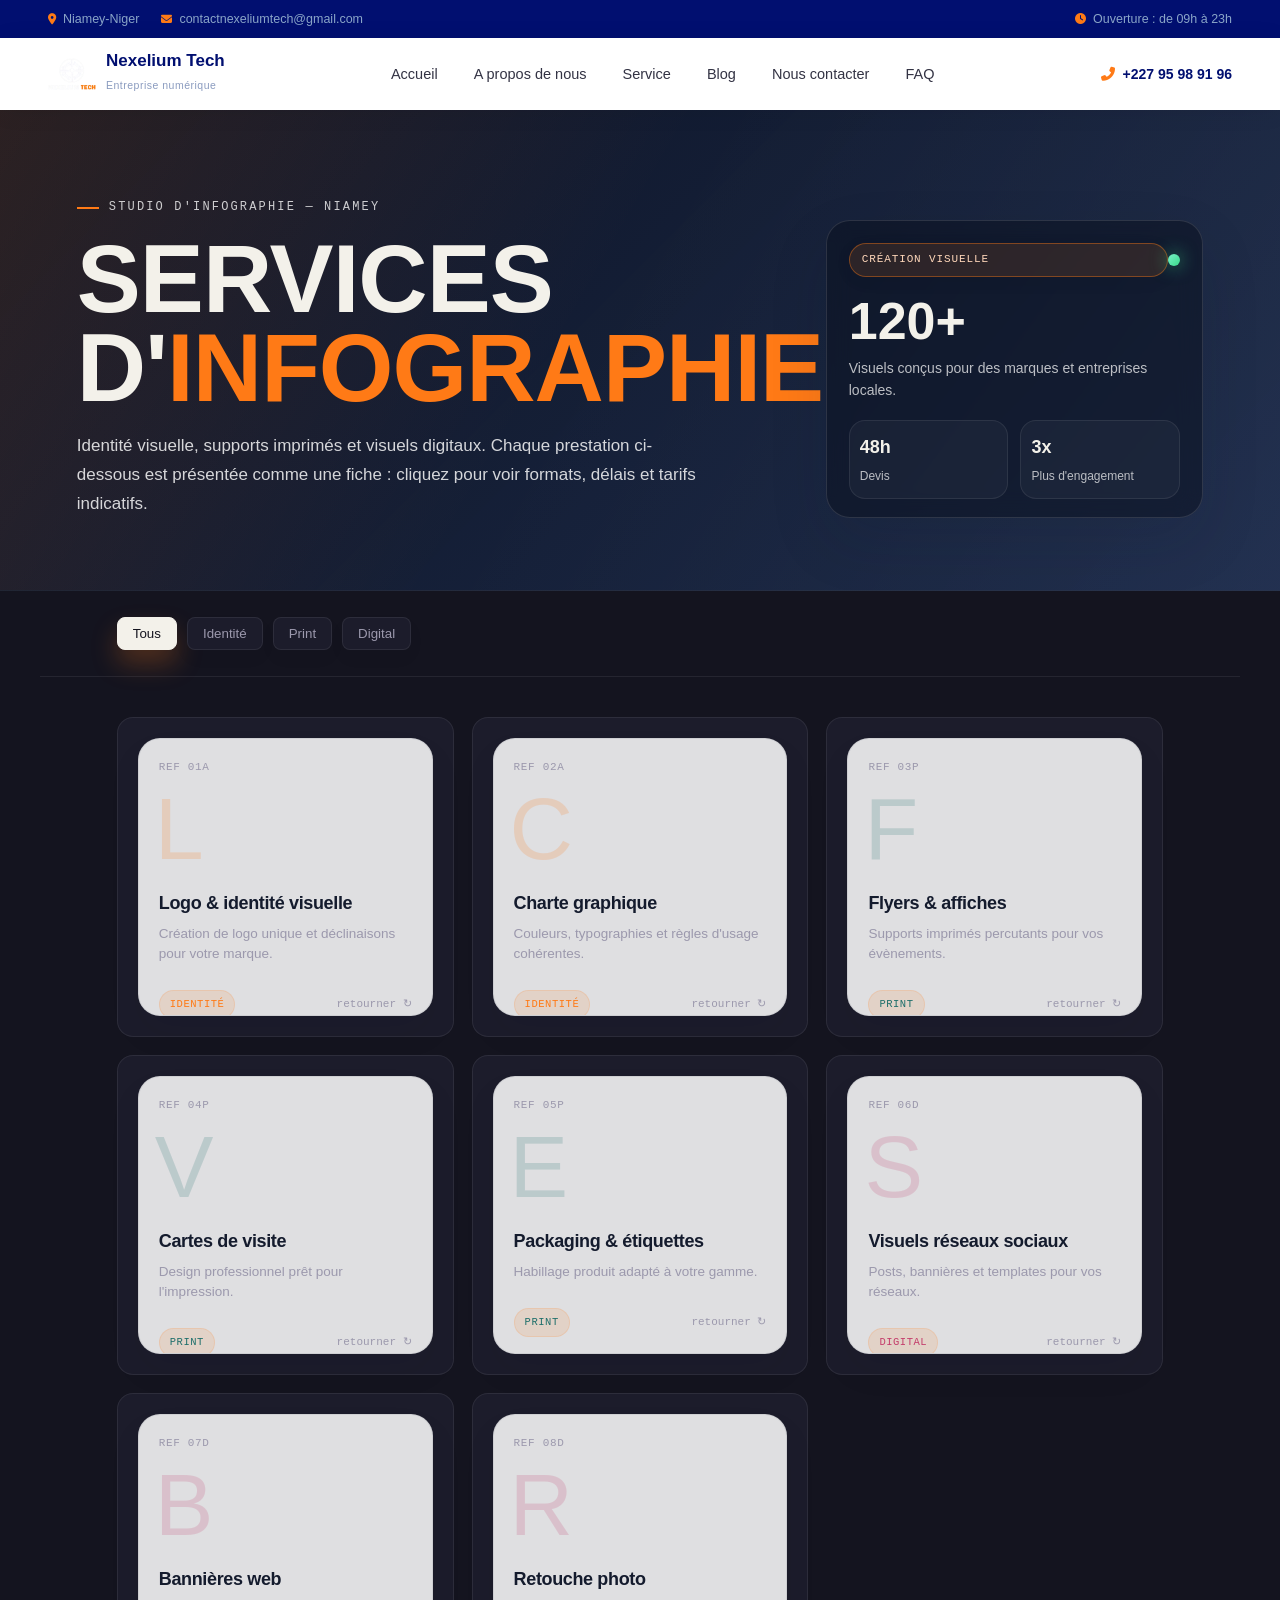
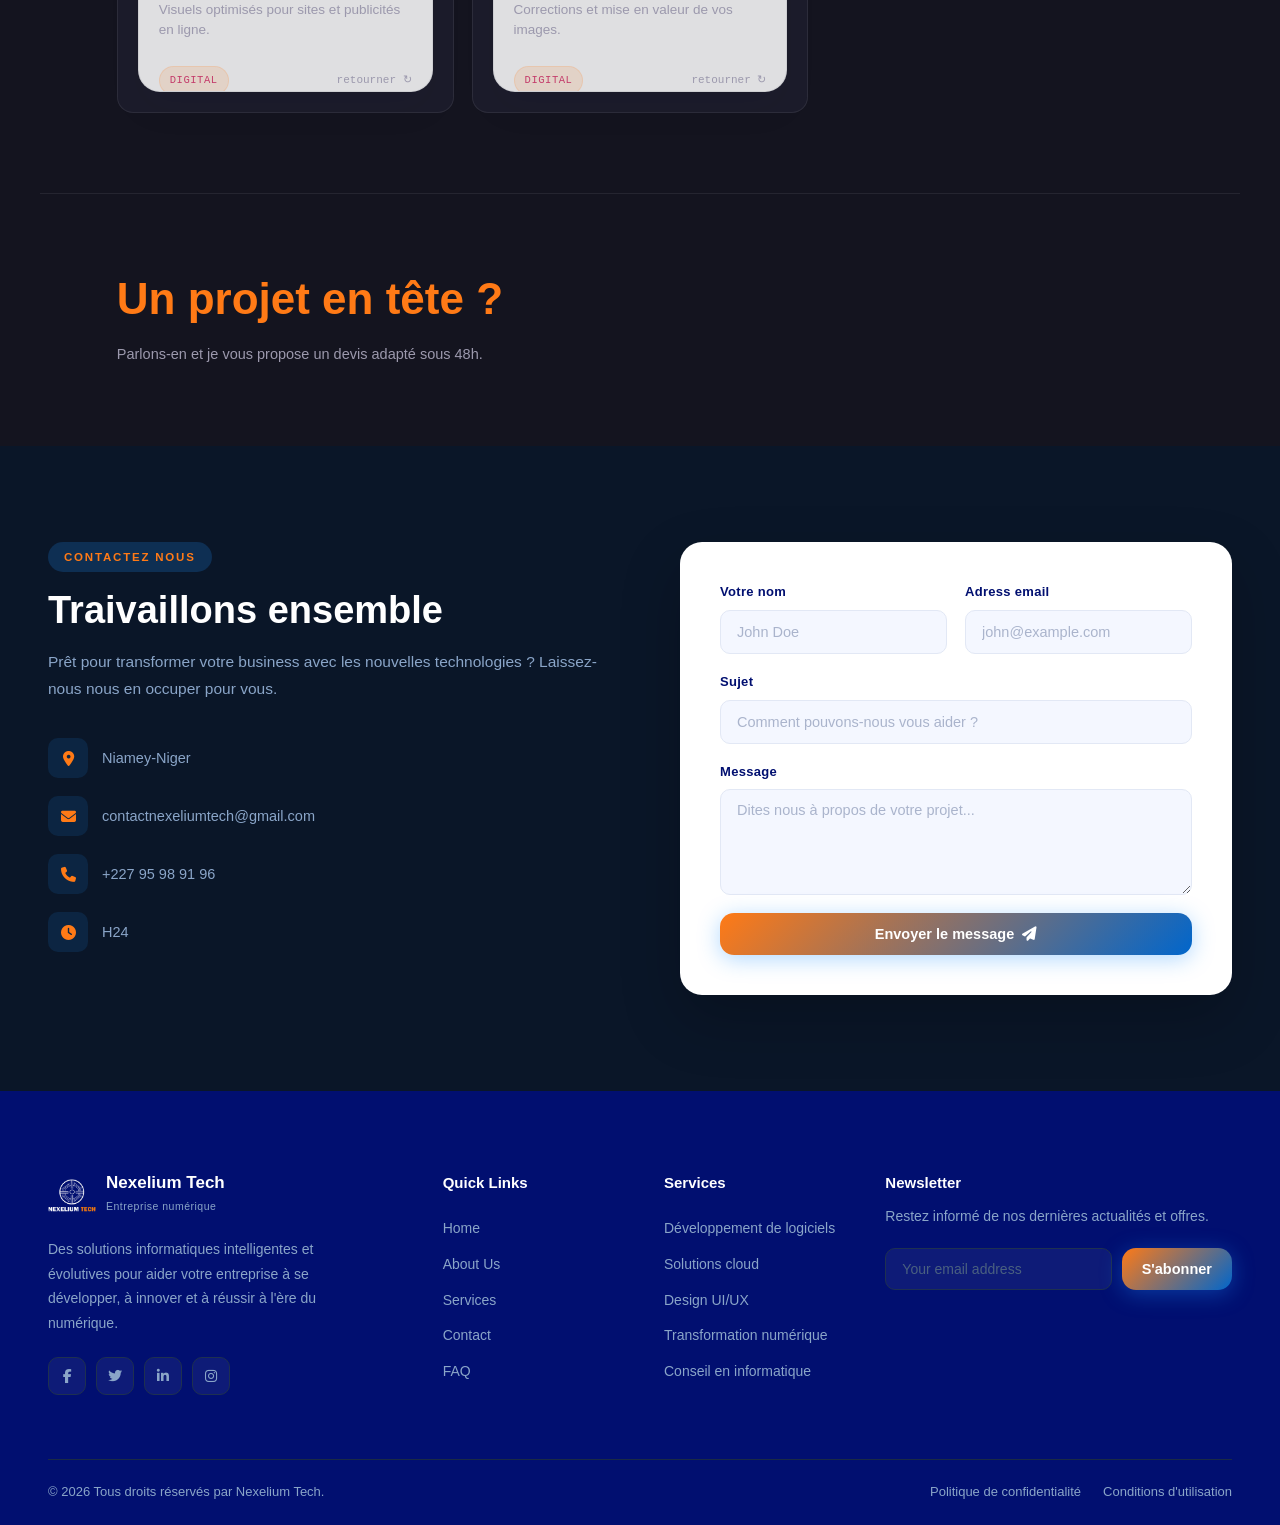
<file: service infographie.html>
<!DOCTYPE html>
<html lang="fr">
<head>
  <meta charset="UTF-8" />
  <meta name="viewport" content="width=device-width, initial-scale=1.0"/>
  <title>Service Infographie</title>
  <link rel="stylesheet" href="https://cdnjs.cloudflare.com/ajax/libs/font-awesome/6.5.2/css/all.min.css" />
  <link rel="stylesheet" href="style.css" />
  
</head>
<body>

  <!-- ══════════════ TOPBAR ══════════════ -->
  <div class="topbar">
    <div class="topbar-left">
      <span><i class="fas fa-map-marker-alt"></i> Niamey-Niger</span>
      <span><i class="fas fa-envelope"></i> contactnexeliumtech@gmail.com</span>
    </div>
    <div class="topbar-right">
      <span><i class="fas fa-clock"></i>Ouverture : de 09h à 23h</span>
    </div>
  </div>

  <!-- ══════════════ NAVBAR ══════════════ -->
  <nav id="navbar">
    <a href="index.html" class="logo">
      <img src="images/logo_nexe-removebg-preview.png" alt="Logo Nexelium Tech" class="logo-icon" />
      <div class="logo-text">
        <strong>Nexelium Tech</strong>
        <span>Entreprise numérique</span>
      </div>
    </a>
    <ul class="nav-links" id="navLinks">
      <li><a href="index.html" class="active">Accueil</a></li>
      <li><a href="#about">A propos de nous</a></li>
      <li><a href="#services">Service</a></li>
      <li><a href="#blog">Blog</a></li>
      <li><a href="#contact">Nous contacter</a></li>
      <li><a href="#faq">FAQ</a></li>
    </ul>
    <div class="nav-cta">
      <i class="fas fa-phone-alt"></i>
      <span>+227 95 98 91 96</span>
    </div>
    <button class="hamburger" id="hamburger">
      <span></span><span></span><span></span>
    </button>
  </nav>
<!-- ══════════════ service infographie ══════════════ -->
<section class="heros">
    <div class="hero-inner">
      <div class="hero-copy">
        <div class="heros-eyebrow">Studio d'infographie — Niamey</div>
        <h1>SERVICES<br>D'<span>INFOGRAPHIE</span></h1>
        <p>Identité visuelle, supports imprimés et visuels digitaux. Chaque prestation ci-dessous est présentée comme une fiche : cliquez pour voir formats, délais et tarifs indicatifs.</p>
      </div>
      <div class="hero-panel" aria-label="Statistiques du studio">
        <div class="panel-top">
          <span class="mini-badge">Création visuelle</span>
          <span class="mini-dot"></span>
        </div>
        <div class="panel-number">120+</div>
        <p>Visuels conçus pour des marques et entreprises locales.</p>
        <div class="panel-grid">
          <div>
            <strong>48h</strong>
            <span>Devis</span>
          </div>
          <div>
            <strong>3x</strong>
            <span>Plus d'engagement</span>
          </div>
        </div>
      </div>
    </div>
  </section>

  <nav class="filters" id="filters">
    <button class="filter-btn active" data-filter="tous">Tous</button>
    <button class="filter-btn" data-filter="identite">Identité</button>
    <button class="filter-btn" data-filter="print">Print</button>
    <button class="filter-btn" data-filter="digital">Digital</button>
  </nav>

  <main class="gallery" id="gallery"></main>

  <section class="contacts">
    <div>
      <h2>Un projet en tête ?</h2>
      <p>Parlons-en et je vous propose un devis adapté sous 48h.</p>
    </div>
  </section>

<script>
const services = [
  {
    code: "REF 01A", letter:"L", title:"Logo & identité visuelle",
    desc:"Création de logo unique et déclinaisons pour votre marque.",
    cat:"identite", catLabel:"Identité",
    formats:"AI, EPS, PNG, SVG", delai:"5–8 jours", ideal:"Nouvelle marque"
  },
  {
    code: "REF 02A", letter:"C", title:"Charte graphique",
    desc:"Couleurs, typographies et règles d'usage cohérentes.",
    cat:"identite", catLabel:"Identité",
    formats:"PDF guide + fichiers sources", delai:"7–10 jours", ideal:"Structurer une marque"
  },
  {
    code: "REF 03P", letter:"F", title:"Flyers & affiches",
    desc:"Supports imprimés percutants pour vos évènements.",
    cat:"print", catLabel:"Print",
    formats:"A5, A4, A3 — 300 dpi", delai:"2–4 jours", ideal:"Promotions, évènements"
  },
  {
    code: "REF 04P", letter:"V", title:"Cartes de visite",
    desc:"Design professionnel prêt pour l'impression.",
    cat:"print", catLabel:"Print",
    formats:"85×55mm, fond perdu", delai:"1–2 jours", ideal:"Contacts pro"
  },
  {
    code: "REF 05P", letter:"E", title:"Packaging & étiquettes",
    desc:"Habillage produit adapté à votre gamme.",
    cat:"print", catLabel:"Print",
    formats:"Gabarit sur mesure", delai:"6–9 jours", ideal:"Produits, commerçants"
  },
  {
    code: "REF 06D", letter:"S", title:"Visuels réseaux sociaux",
    desc:"Posts, bannières et templates pour vos réseaux.",
    cat:"digital", catLabel:"Digital",
    formats:"Carré, story, bannière", delai:"2–3 jours", ideal:"Communication continue"
  },
  {
    code: "REF 07D", letter:"B", title:"Bannières web",
    desc:"Visuels optimisés pour sites et publicités en ligne.",
    cat:"digital", catLabel:"Digital",
    formats:"JPG, PNG, tailles standards", delai:"1–3 jours", ideal:"Sites, campagnes web"
  },
  {
    code: "REF 08D", letter:"R", title:"Retouche photo",
    desc:"Corrections et mise en valeur de vos images.",
    cat:"digital", catLabel:"Digital",
    formats:"JPG, PNG, TIFF", delai:"1–2 jours", ideal:"Photos produits, portraits"
  }
];

const accentByCat = { identite: 'var(--amber)', print: 'var(--teal)', digital: 'var(--magenta)' };

const gallery = document.getElementById('gallery');

services.forEach((s, i) => {
  const card = document.createElement('div');
  card.className = 'card';
  card.dataset.cat = s.cat;
  card.style.transitionDelay = (i * 40) + 'ms';

  card.innerHTML = `
    <div class="card-inner">
      <div class="card-face card-front" style="--accent:${accentByCat[s.cat]}">
        <div class="swatch-bar"></div>
        <div class="card-front-body">
          <div class="ref-code">${s.code}</div>
          <div class="monogram">${s.letter}</div>
          <div class="card-title">${s.title}</div>
          <p class="card-desc">${s.desc}</p>
          <div class="card-front-footer">
            <span class="tag">${s.catLabel}</span>
            <span class="flip-hint">retourner ↻</span>
          </div>
        </div>
      </div>
      <div class="card-face card-back" style="--accent:${accentByCat[s.cat]}">
        <div>
          <div class="ref-code">${s.code}</div>
          <h4>${s.title}</h4>
          <ul class="spec-list">
            <li><b>Formats</b><span>${s.formats}</span></li>
            <li><b>Délai</b><span>${s.delai}</span></li>
            <li><b>Idéal pour</b><span>${s.ideal}</span></li>
          </ul>
        </div>
        <a class="cta-mini" href="mailto:contact@votre-studio.com?subject=Devis%20-%20${encodeURIComponent(s.title)}">Demander un devis</a>
      </div>
    </div>
  `;

  card.addEventListener('click', () => card.classList.toggle('flipped'));
  gallery.appendChild(card);
});

// Filtres
document.getElementById('filters').addEventListener('click', (e) => {
  const btn = e.target.closest('.filter-btn');
  if (!btn) return;
  document.querySelectorAll('.filter-btn').forEach(b => b.classList.remove('active'));
  btn.classList.add('active');
  const filter = btn.dataset.filter;
  document.querySelectorAll('.card').forEach(card => {
    const show = filter === 'tous' || card.dataset.cat === filter;
    card.classList.toggle('hidden', !show);
  });
});

// Apparition au scroll
const observer = new IntersectionObserver((entries) => {
  entries.forEach(entry => {
    if (entry.isIntersecting){
      entry.target.classList.add('visible');
      observer.unobserve(entry.target);
    }
  });
}, { threshold: 0.15 });

document.querySelectorAll('.card').forEach(card => observer.observe(card));
</script>


  <!-- ══════════════ CONTACT ══════════════ -->
  <section class="contact" id="contact">
    <div class="contact-inner">
      <div class="contact-info">
        <span class="section-tag">Contactez nous</span>
        <h2 class="section-title white">Traivaillons ensemble</h2>
        <p class="contact-desc">Prêt pour transformer votre business avec les nouvelles technologies ? Laissez-nous nous en occuper pour vous.</p>
        <div class="contact-details">
          <div class="contact-item"><i class="fas fa-map-marker-alt"></i><span>Niamey-Niger</span></div>
          <div class="contact-item"><i class="fas fa-envelope"></i><span>contactnexeliumtech@gmail.com</span></div>
          <div class="contact-item"><i class="fas fa-phone"></i><span>+227 95 98 91 96</span></div>
          <div class="contact-item"><i class="fas fa-clock"></i><span>H24</span></div>
        </div>
      </div>
      <form class="contact-form" id="contactForm">
        <div class="form-row">
          <div class="form-group">
            <label>Votre nom</label>
            <input type="text" placeholder="John Doe" required />
          </div>
          <div class="form-group">
            <label>Adress email</label>
            <input type="email" placeholder="john@example.com" required />
          </div>
        </div>
        <div class="form-group">
          <label>Sujet</label>
          <input type="text" placeholder="Comment pouvons-nous vous aider ?" />
        </div>
        <div class="form-group">
          <label>Message</label>
          <textarea rows="5" placeholder="Dites nous à propos de votre projet..."></textarea>
        </div>
        <button type="submit" class="btn btn-primary full-width">
          Envoyer le message <i class="fas fa-paper-plane"></i>
        </button>
        <div class="form-success" id="formSuccess">
          <i class="fas fa-check-circle"></i> Message envoyé avec succès! Nous vous repondrons bientôt.
        </div>
      </form>
    </div>
  </section>

  <!-- ══════════════ FOOTER ══════════════ -->
  <footer class="footer">
    <div class="footer-top">
      <div class="footer-brand">
        <a href="index.html" class="logo">
          <img src="images/logo_nexe-removebg-preview.png" alt="Logo Nexelium Tech" class="logo-icon" />
          <div class="logo-text">
            <strong>Nexelium Tech</strong>
            <span>Entreprise numérique</span>
          </div>
        </a>
        <p>Des solutions informatiques intelligentes et évolutives pour aider votre entreprise à se développer, à innover et à réussir à l'ère du numérique.</p>
        <div class="footer-socials">
          <a href="https://facebook.com" target="_blank"><i class="fab fa-facebook-f"></i></a>
          <a href="https://twitter.com" target="_blank"><i class="fab fa-twitter"></i></a>
          <a href="https://linkedin.com" target="_blank"><i class="fab fa-linkedin-in"></i></a>
          <a href="https://instagram.com" target="_blank"><i class="fab fa-instagram"></i></a>
        </div>
      </div>
      <div class="footer-links">
        <h4>Quick Links</h4>
        <ul>
          <li><a href="#hero">Home</a></li>
          <li><a href="#about">About Us</a></li>
          <li><a href="#services">Services</a></li>
          <li><a href="#contact">Contact</a></li>
          <li><a href="#faq">FAQ</a></li>
        </ul>
      </div>
      <div class="footer-links">
        <h4>Services</h4>
        <ul>
          <li><a href="#">Développement de logiciels</a></li>
          <li><a href="#">Solutions cloud</a></li>
          <li><a href="#">Design UI/UX</a></li>
          <li><a href="#">Transformation numérique</a></li>
          <li><a href="#">Conseil en informatique</a></li>
        </ul>
      </div>
      <div class="footer-newsletter">
        <h4>Newsletter</h4>
        <p>Restez informé de nos dernières actualités et offres.</p>
        <div class="newsletter-form">
          <input type="email" placeholder="Your email address" />
          <button class="btn btn-primary">S'abonner</button>
        </div>
      </div>
    </div>
    <div class="footer-bottom">
      <p>© 2026 Tous droits réservés par Nexelium Tech.</p>
      <div class="footer-bottom-links">
        <a href="#">Politique de confidentialité</a>
        <a href="#">Conditions d'utilisation</a>
      </div>
    </div>
  </footer>

  <a href="#hero" class="scroll-top" id="scrollTop"><i class="fas fa-chevron-up"></i></a>

  <script src="script.js"></script>
</body>
</html>
</file>
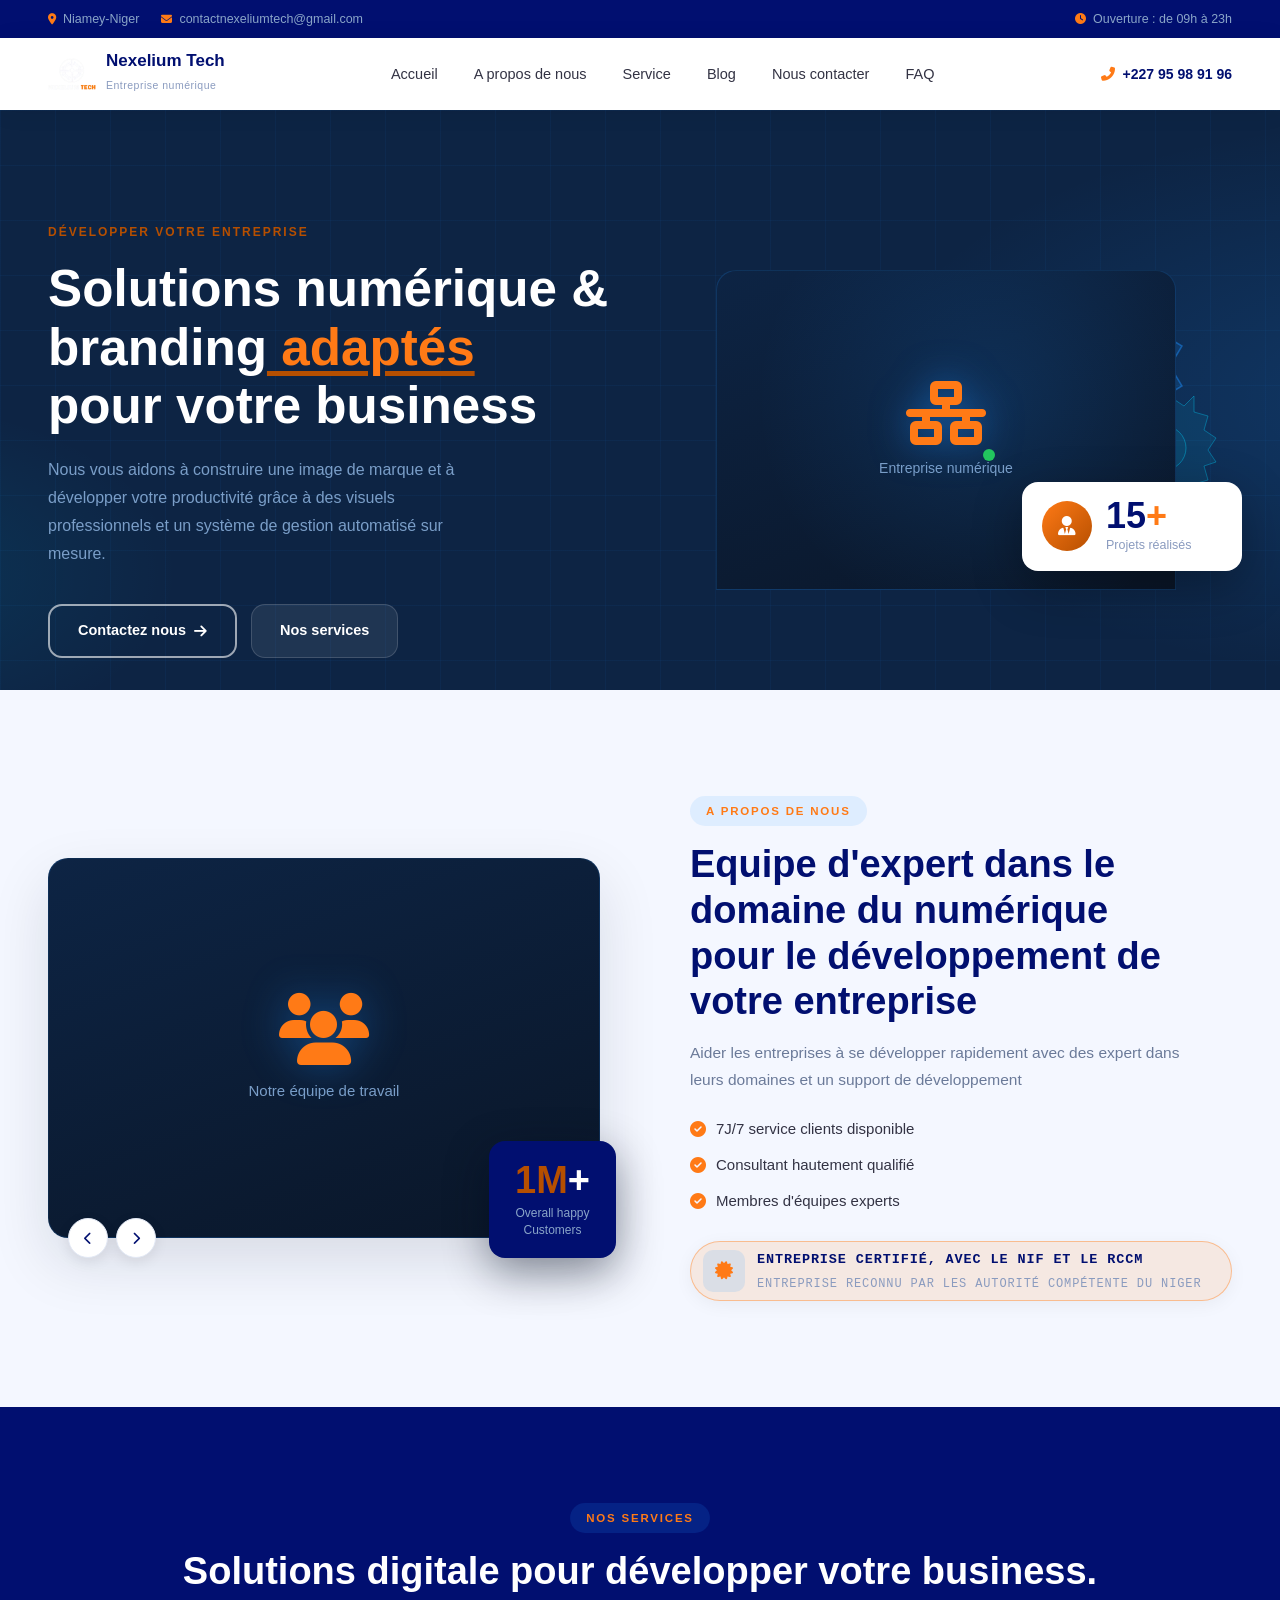
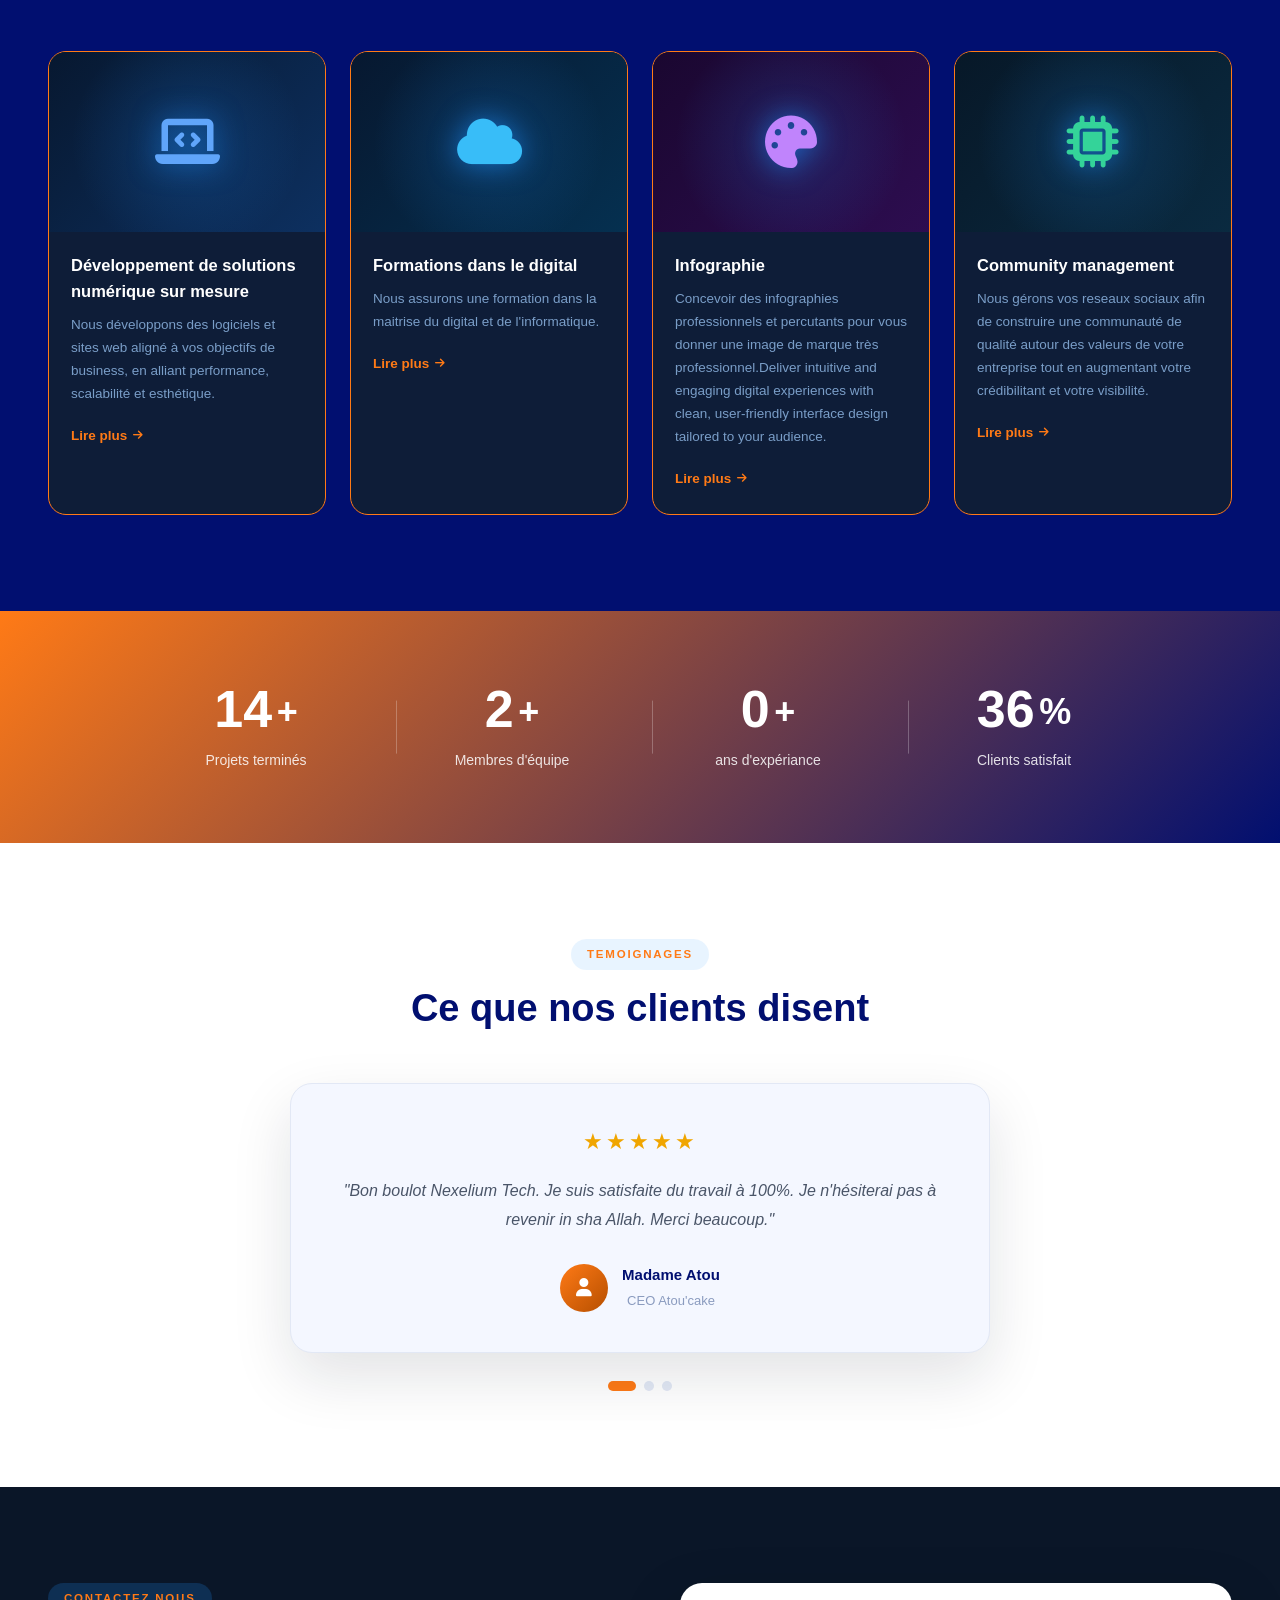
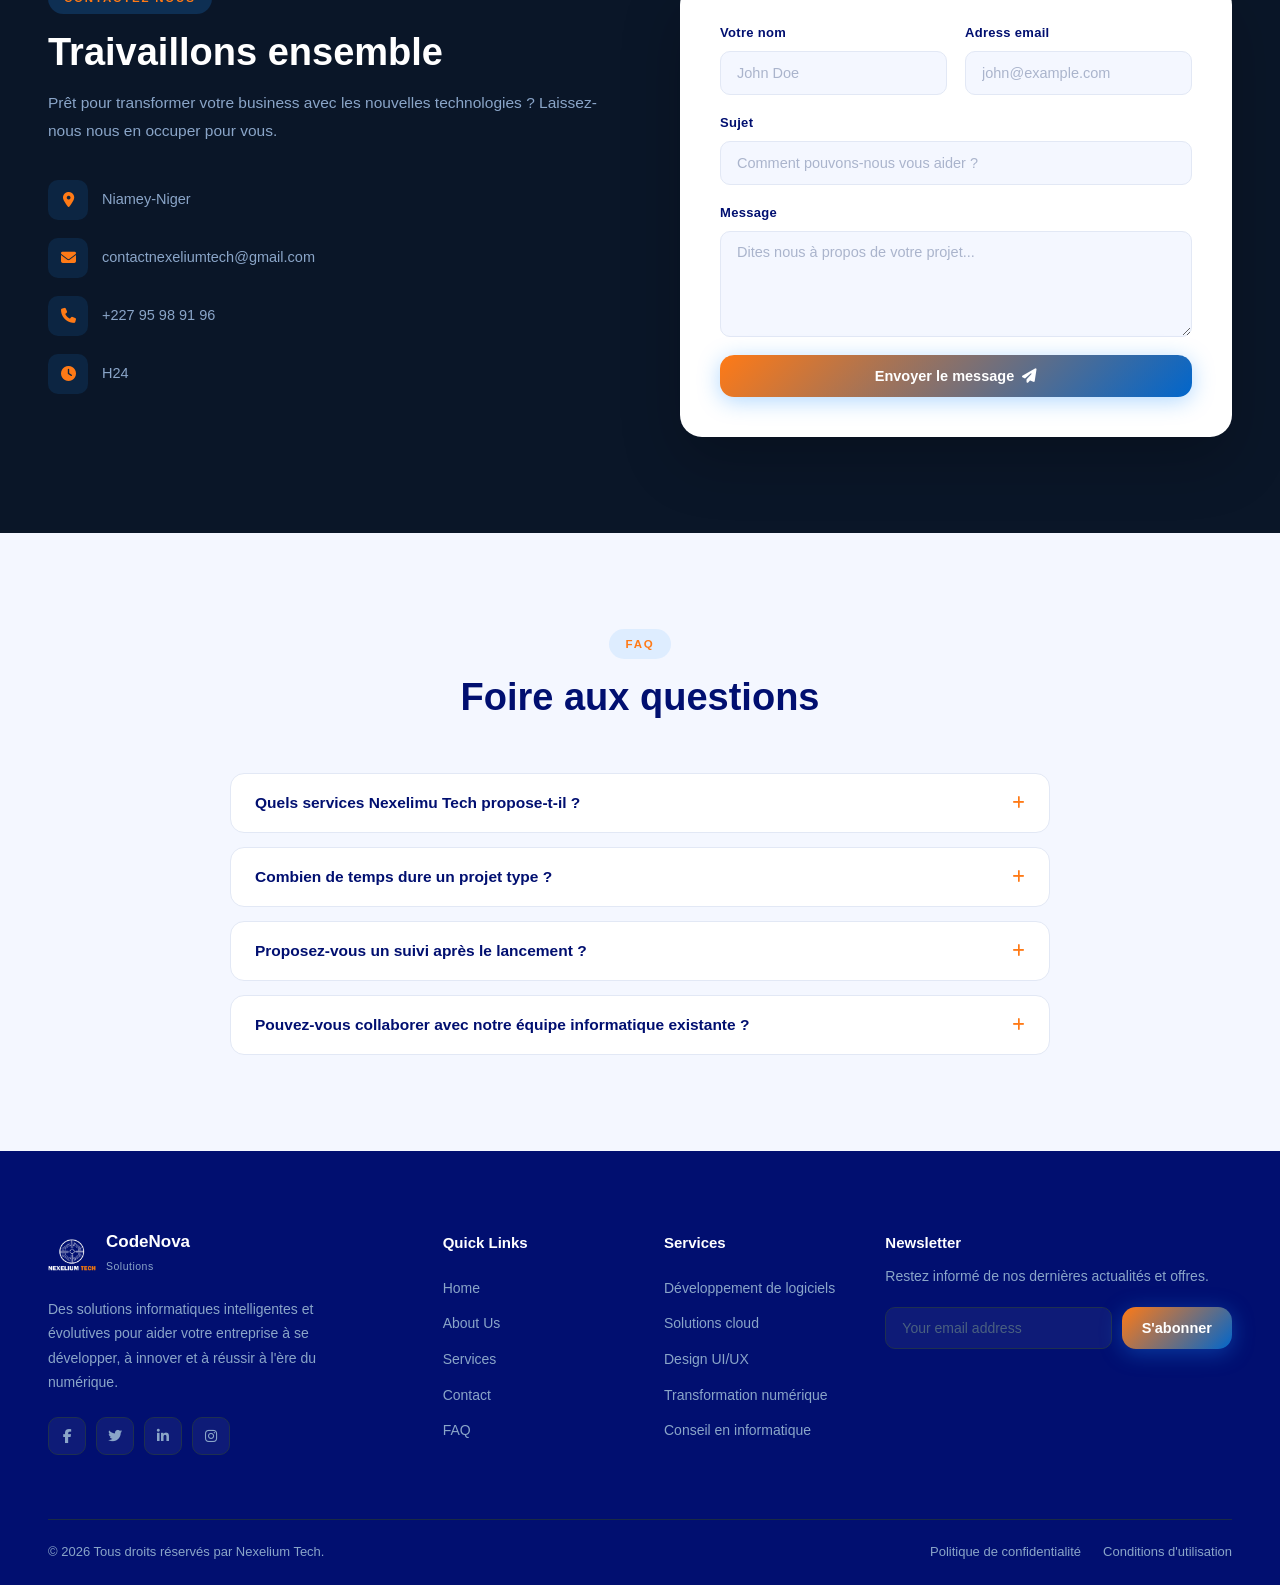
<file: site_nexelium.html>
<!DOCTYPE html>
<html lang="fr">
<head>
  <meta charset="UTF-8" />
  <meta name="viewport" content="width=device-width, initial-scale=1.0"/>
  <title>Nexelium Tech</title>
  <link rel="stylesheet" href="https://cdnjs.cloudflare.com/ajax/libs/font-awesome/6.5.2/css/all.min.css" />
  <link rel="stylesheet" href="style.css" />
  
</head>
<body>

  <!-- ══════════════ TOPBAR ══════════════ -->
  <div class="topbar">
    <div class="topbar-left">
      <span><i class="fas fa-map-marker-alt"></i> Niamey-Niger</span>
      <span><i class="fas fa-envelope"></i> contactnexeliumtech@gmail.com</span>
    </div>
    <div class="topbar-right">
      <span><i class="fas fa-clock"></i>Ouverture : de 09h à 23h</span>
    </div>
  </div>

  <!-- ══════════════ NAVBAR ══════════════ -->
  <nav id="navbar">
    <a href="Logo Nexelium tech.png" class="logo">
      <img src="images/logo_nexe-removebg-preview.png" alt="Logo Nexelium Tech" class="logo-icon" />
      <div class="logo-text">
        <strong>Nexelium Tech</strong>
        <span>Entreprise numérique</span>
      </div>
    </a>
    <ul class="nav-links" id="navLinks">
      <li><a href="#hero" class="active">Accueil</a></li>
      <li><a href="#about">A propos de nous</a></li>
      <li><a href="#services">Service</a></li>
      <li><a href="#blog">Blog</a></li>
      <li><a href="#contact">Nous contacter</a></li>
      <li><a href="#faq">FAQ</a></li>
    </ul>
    <div class="nav-cta">
      <i class="fas fa-phone-alt"></i>
      <span>+227 95 98 91 96</span>
    </div>
    <button class="hamburger" id="hamburger">
      <span></span><span></span><span></span>
    </button>
  </nav>

  <!-- ══════════════ HERO ══════════════ -->
  <section class="hero" id="hero">
    <div class="hero-grid-lines"></div>
    <div class="hero-particles" id="particles"></div>

    <div class="hero-content">
      <p class="hero-tag">Développer votre entreprise</p>
      <h1>Solutions numérique & branding<span> adaptés </span><br>pour votre business</h1>
      <p class="hero-desc">Nous vous aidons à construire une image de marque et à développer votre productivité grâce à des visuels professionnels et un système de gestion automatisé sur mesure.</p>
      <div class="hero-buttons">
        <a href="#contact" class="btn btn-outline">Contactez nous <i class="fas fa-arrow-right"></i></a>
        <a href="#services" class="btn btn-ghost">Nos services  </a>
      </div>
    </div>

    <div class="hero-visual">
      <svg class="gear-bg" viewBox="0 0 300 300" xmlns="http://www.w3.org/2000/svg">
        <g class="gear-spin">
          <path d="M150 60 L162 42 L180 58 L200 46 L202 68 L224 72 L220 94 L240 106 L228 126 L240 146 L220 158 L224 180 L202 184 L200 206 L180 194 L162 210 L150 192 L138 210 L120 194 L100 206 L98 184 L76 180 L80 158 L60 146 L72 126 L60 106 L80 94 L76 72 L98 68 L100 46 L120 58 Z" fill="rgba(30,144,255,0.12)" stroke="rgba(30,144,255,0.45)" stroke-width="1.5"/>
          <circle cx="150" cy="126" r="36" fill="rgba(30,144,255,0.08)" stroke="rgba(30,144,255,0.5)" stroke-width="1.5"/>
        </g>
        <g class="gear-spin-rev" style="transform-origin:222px 205px">
          <path d="M222 172 L230 158 L242 166 L252 156 L252 172 L266 176 L262 190 L274 198 L266 210 L274 222 L262 226 L266 240 L252 244 L252 260 L242 250 L230 258 L222 244 L214 258 L202 250 L202 244 L188 240 L192 226 L180 222 L188 210 L180 198 L192 190 L188 176 L202 172 L202 156 L214 166 Z" fill="rgba(0,212,255,0.08)" stroke="rgba(0,212,255,0.35)" stroke-width="1"/>
          <circle cx="222" cy="208" r="22" fill="rgba(0,212,255,0.06)" stroke="rgba(0,212,255,0.38)" stroke-width="1"/>
        </g>
        <line x1="150" y1="126" x2="222" y2="208" stroke="rgba(30,144,255,0.2)" stroke-width="1" stroke-dasharray="5 4"/>
      </svg>

      <div class="hero-img-box">
        <div class="hero-img-inner">
          <i class="fas fa-network-wired"></i>
          <p>Entreprise numérique</p>
          <div class="hero-ping"></div>
        </div>
      </div>

      <div class="badge-exp">
        <div class="badge-avatar"><i class="fas fa-user-tie"></i></div>
        <div class="badge-info">
          <div class="badge-num">15<span>+</span></div>
          <div class="badge-label">Projets réalisés</div>
        </div>
      </div>
    </div>
  </section>

  <!-- ══════════════ ABOUT ══════════════ -->
  <section class="about" id="about">
    <div class="about-visual">
      <div class="about-img-wrap">
        <div class="about-img-box">
          <i class="fas fa-users"></i>
          <p>Notre équipe de travail</p>
        </div>
        <div class="about-nav-arrows">
          <button class="arrow-btn" id="prevSlide"><i class="fas fa-chevron-left"></i></button>
          <button class="arrow-btn" id="nextSlide"><i class="fas fa-chevron-right"></i></button>
        </div>
      </div>
      <div class="about-stat-badge">
        <div class="about-stat-num">1M<span>+</span></div>
        <div class="about-stat-sub">Overall happy<br>Customers</div>
      </div>
    </div>

    <div class="about-content">
      <span class="section-tag">A propos de nous</span>
      <h2 class="section-title">Equipe d'expert dans le domaine du numérique<br>pour le développement de votre entreprise</h2>
      <p class="section-desc">Aider les entreprises à se développer rapidement avec des expert dans leurs domaines et un support de développement</p>

      <ul class="about-features">
        <li><i class="fas fa-check-circle"></i> 7J/7 service clients disponible</li>
        <li><i class="fas fa-check-circle"></i> Consultant hautement qualifié</li>
        <li><i class="fas fa-check-circle"></i> Membres d'équipes experts</li>
      </ul>

      <div class="about-badges-row">
        <div class="mini-badge">
          <div class="mini-badge-icon blue"><i class="fas fa-certificate"></i></div>
          <div class="mini-badge-text">
            <strong>Entreprise certifié, avec le NIF et le RCCM</strong>
            <p>Entreprise reconnu par les autorité compétente du Niger</p>
          </div>
        </div>
       
        </div>
      </div>
    </div>
  </section>

  <!-- ══════════════ SERVICES ══════════════ -->
  <section class="services" id="services">
    <div class="services-header">
      <span class="section-tag">Nos services</span>
      <h2 class="section-title">Solutions digitale pour développer votre business.</h2>
    </div>
    <div class="services-grid">

      <div class="service-card">
        <div class="service-img s1"><i class="fas fa-laptop-code"></i></div>
        <div class="service-body">
          <h3>Développement de solutions numérique sur mesure</h3>
          <p>Nous développons des logiciels et sites web aligné à vos objectifs de business, en alliant performance, scalabilité et esthétique.</p>
          <a href="developpement.html" class="service-link">Lire plus<i class="fas fa-arrow-right"></i></a>
        </div>
      </div>

      <div class="service-card">
        <div class="service-img s2"><i class="fas fa-cloud"></i></div>
        <div class="service-body">
          <h3>Formations dans le digital</h3>
          <p>Nous assurons une formation dans la maitrise du digital et de l'informatique.</p>
          <a href="formation digitale.html" class="service-link">Lire plus <i class="fas fa-arrow-right"></i></a>
        </div>
      </div>

      <div class="service-card">
        <div class="service-img s3"><i class="fas fa-palette"></i></div>
        <div class="service-body">
          <h3>Infographie</h3>
          <p>Concevoir des infographies professionnels et percutants pour vous donner une image de marque très professionnel.Deliver intuitive and engaging digital experiences with clean, user-friendly interface design tailored to your audience.</p>
          <a href="service infographie.html" class="service-link">Lire plus <i class="fas fa-arrow-right"></i></a>
        </div>
      </div>

      <div class="service-card">
        <div class="service-img s4"><i class="fas fa-microchip"></i></div>
        <div class="service-body">
          <h3>Community management</h3>
          <p>Nous gérons vos reseaux sociaux afin de construire une communauté de qualité autour des valeurs de votre entreprise tout en augmentant votre crédibilitant et votre visibilité.</p>
          <a href="service communty.html" class="service-link">Lire plus <i class="fas fa-arrow-right"></i></a>
        </div>
      </div>

    </div>
  </section>


  <!-- ══════════════ STATS ══════════════ -->
  <section class="stats" id="stats">
    <div class="stats-grid">
      <div class="stat-item">
        <div class="stat-num" data-count="30">0</div>
        <div class="stat-plus">+</div>
        <div class="stat-label">Projets terminés</div>
      </div>
      <div class="stat-item">
        <div class="stat-num" data-count="5">0</div>
        <div class="stat-plus">+</div>
        <div class="stat-label">Membres d'équipe</div>
      </div>
      <div class="stat-item">
        <div class="stat-num" data-count="2">0</div>
        <div class="stat-plus">+</div>
        <div class="stat-label">ans d'expériance</div>
      </div>
      <div class="stat-item">
        <div class="stat-num" data-count="80">0</div>
        <div class="stat-plus">%</div>
        <div class="stat-label">Clients satisfait</div>
      </div>
    </div>
  </section>

  <!-- ══════════════ TESTIMONIALS ══════════════ -->
  <section class="testimonials">
    <div class="testimonials-header">
      <span class="section-tag">Temoignages</span>
      <h2 class="section-title">Ce que nos clients disent</h2>
    </div>
    <div class="testimonials-track" id="testSlider">
      <div class="testimonial-card active">
        <div class="stars">★★★★★</div>
        <p>"Bon boulot Nexelium Tech. Je suis satisfaite du travail à 100%. Je n'hésiterai pas à revenir in sha Allah. Merci beaucoup."</p>
        <div class="testimonial-author">
          <div class="author-avatar"><i class="fas fa-user"></i></div>
          <div class="author-info">
            <strong>Madame Atou</strong>
            <span>CEO Atou'cake</span>
          </div>
        </div>
      </div>
      <div class="testimonial-card">
        <div class="stars">★★★★★</div>
        <p>"Je suis vraiment satisfait des visuels que vous avez conçu pour moi. Merci beaucoup vraimentt. On garde le contact pour d'éventuels contrats."</p>
        <div class="testimonial-author">
          <div class="author-avatar"><i class="fas fa-user"></i></div>
          <div class="author-info">
            <strong>M. Moussa Maman Hassan</strong>
            <span>PDG Mounio Global Business</span>
          </div>
        </div>
      </div>
      <div class="testimonial-card">
        <div class="stars">★★★★★</div>
        <p>"Waouhh ! Ma sha Allah c'est vraiment jolie. Merci beaucoup vraiment."</p>
        <div class="testimonial-author">
          <div class="author-avatar"><i class="fas fa-user"></i></div>
          <div class="author-info">
            <strong>Mademoiselle Anissa</strong>
            <span>PDG Nissamour beauty</span>
          </div>
        </div>
      </div>
    </div>
    <div class="slider-dots" id="sliderDots">
      <span class="dot active" data-i="0"></span>
      <span class="dot" data-i="1"></span>
      <span class="dot" data-i="2"></span>
    </div>
  </section>

  <!-- ══════════════ CONTACT ══════════════ -->
  <section class="contact" id="contact">
    <div class="contact-inner">
      <div class="contact-info">
        <span class="section-tag">Contactez nous</span>
        <h2 class="section-title white">Traivaillons ensemble</h2>
        <p class="contact-desc">Prêt pour transformer votre business avec les nouvelles technologies ? Laissez-nous nous en occuper pour vous.</p>
        <div class="contact-details">
          <div class="contact-item"><i class="fas fa-map-marker-alt"></i><span>Niamey-Niger</span></div>
          <div class="contact-item"><i class="fas fa-envelope"></i><span>contactnexeliumtech@gmail.com</span></div>
          <div class="contact-item"><i class="fas fa-phone"></i><span>+227 95 98 91 96</span></div>
          <div class="contact-item"><i class="fas fa-clock"></i><span>H24</span></div>
        </div>
      </div>
      <form class="contact-form" id="contactForm">
        <div class="form-row">
          <div class="form-group">
            <label>Votre nom</label>
            <input type="text" placeholder="John Doe" required />
          </div>
          <div class="form-group">
            <label>Adress email</label>
            <input type="email" placeholder="john@example.com" required />
          </div>
        </div>
        <div class="form-group">
          <label>Sujet</label>
          <input type="text" placeholder="Comment pouvons-nous vous aider ?" />
        </div>
        <div class="form-group">
          <label>Message</label>
          <textarea rows="5" placeholder="Dites nous à propos de votre projet..."></textarea>
        </div>
        <button type="submit" class="btn btn-primary full-width">
          Envoyer le message <i class="fas fa-paper-plane"></i>
        </button>
        <div class="form-success" id="formSuccess">
          <i class="fas fa-check-circle"></i> Message envoyé avec succès! Nous vous repondrons bientôt.
        </div>
      </form>
    </div>
  </section>

  <!-- ══════════════ FAQ ══════════════ -->
  <section class="faq" id="faq">
    <div class="faq-header">
      <span class="section-tag">FAQ</span>
      <h2 class="section-title">Foire aux questions</h2>
    </div>
    <div class="faq-list">
      <div class="faq-item">
        <button class="faq-q">Quels services Nexelimu Tech propose-t-il ? <i class="fas fa-plus"></i></button>
        <div class="faq-a"><p>Nous proposons des services de développement de logiciels sur mesure, de solutions cloud, de conception UI/UX, de transformation numérique, de cybersécurité et de gestion de l'assistance informatique.</p></div>
      </div>
      <div class="faq-item">
        <button class="faq-q">Combien de temps dure un projet type ?<i class="fas fa-plus"></i></button>
        <div class="faq-a"><p>Les délais de projet varient en fonction de la portée et de la complexité. Une application web simple peut nécessiter 4 à 8 semaines, tandis que les solutions d'entreprise peuvent prendre de 3 à 12 mois.</p></div>
      </div>
      <div class="faq-item">
        <button class="faq-q">Proposez-vous un suivi après le lancement ? <i class="fas fa-plus"></i></button>
        <div class="faq-a"><p>Absolument. Nous proposons des formules d'assistance 24h/24 et 7j/7, des plans de maintenance ainsi que des chargés de compte dédiés à tous nos clients après le lancement.</p></div>
      </div>
      <div class="faq-item">
        <button class="faq-q">Pouvez-vous collaborer avec notre équipe informatique existante ? <i class="fas fa-plus"></i></button>
        <div class="faq-a"><p>Oui ! Nous sommes spécialisés dans le renforcement d'équipes. Nos experts s'intègrent parfaitement à votre équipe et à vos processus actuels pour maximiser la productivité.</p></div>
      </div>
    </div>
  </section>

  <!-- ══════════════ FOOTER ══════════════ -->
  <footer class="footer">
    <div class="footer-top">
      <div class="footer-brand">
        <a href="#" class="logo">
          <img src="images/logo_nexe-removebg-preview.png" alt="Logo Nexelium Tech" class="logo-icon" />
          <div class="logo-text">
            <strong>CodeNova</strong>
            <span>Solutions</span>
          </div>
        </a>
        <p>Des solutions informatiques intelligentes et évolutives pour aider votre entreprise à se développer, à innover et à réussir à l'ère du numérique.</p>
        <div class="footer-socials">
          <a href="#"><i class="fab fa-facebook-f"></i></a>
          <a href="#"><i class="fab fa-twitter"></i></a>
          <a href="#"><i class="fab fa-linkedin-in"></i></a>
          <a href="#"><i class="fab fa-instagram"></i></a>
        </div>
      </div>
      <div class="footer-links">
        <h4>Quick Links</h4>
        <ul>
          <li><a href="#hero">Home</a></li>
          <li><a href="#about">About Us</a></li>
          <li><a href="#services">Services</a></li>
          <li><a href="#contact">Contact</a></li>
          <li><a href="#faq">FAQ</a></li>
        </ul>
      </div>
      <div class="footer-links">
        <h4>Services</h4>
        <ul>
          <li><a href="#">Développement de logiciels</a></li>
          <li><a href="#">Solutions cloud</a></li>
          <li><a href="#">Design UI/UX</a></li>
          <li><a href="#">Transformation numérique</a></li>
          <li><a href="#">Conseil en informatique</a></li>
        </ul>
      </div>
      <div class="footer-newsletter">
        <h4>Newsletter</h4>
        <p>Restez informé de nos dernières actualités et offres.</p>
        <div class="newsletter-form">
          <input type="email" placeholder="Your email address" />
          <button class="btn btn-primary">S'abonner</button>
        </div>
      </div>
    </div>
    <div class="footer-bottom">
      <p>© 2026 Tous droits réservés par Nexelium Tech.</p>
      <div class="footer-bottom-links">
        <a href="#">Politique de confidentialité</a>
        <a href="#">Conditions d'utilisation</a>
      </div>
    </div>
  </footer>

  <a href="#hero" class="scroll-top" id="scrollTop"><i class="fas fa-chevron-up"></i></a>

  <script src="script.js"></script>
</body>
</html>
</file>
<file: style.css>
/* ── RESET & ROOT ── */
*, *::before, *::after {
  box-sizing: border-box;
  margin: 0;
  padding: 0;
}

:root {
  --navy:    #010f70;
  --navy2:   #0a1628;
  --blue:    #0d2444;
  --card:    #0e1d38;
  --accent:  #ff7a16;
  --accent2: #b64f00;
  --white:   #ffffff;
  --gray:    #8a9bbf;
  --light:   #f4f7ff;
  --border:  #e2e8f5;
  --gold:    #f0a500;
  --shadow:  0 8px 40px rgba(5,13,31,.10);
  --radius:  14px;
  --font-head: 'Syne', sans-serif;
  --font-body: 'DM Sans', sans-serif;
  --transition: .28s cubic-bezier(.4,0,.2,1);
  --c-bureau: #f2b84b;
  --c-dev: #5b8def;
  --c-cyber: #ef5b6b;
  --c-data: #34d1a6;
  --c-reseau: #a66bef;
  --c-manage: #f2799b;
}

html { scroll-behavior: smooth; }

body {
  font-family: var(--font-body);
  background: var(--white);
  color: var(--navy);
  overflow-x: hidden;
  line-height: 1.6;
}

img { max-width: 100%; display: block; }
a  { text-decoration: none; color: inherit; }
ul { list-style: none; }
button { font-family: var(--font-body); cursor: pointer; border: none; background: none; }

/* ── BUTTONS ── */
.btn {
  display: inline-flex;
  align-items: center;
  gap: 8px;
  padding: 13px 28px;
  border-radius: var(--radius);
  font-size: 14.5px;
  font-weight: 600;
  transition: all var(--transition);
  cursor: pointer;
  border: none;
}

.btn-primary {
  background: linear-gradient(135deg, var(--accent), #0066cc);
  color: var(--white);
  box-shadow: 0 4px 22px rgba(30,144,255,.35);
}
.btn-primary:hover {
  transform: translateY(-2px);
  box-shadow: 0 10px 32px rgba(30,144,255,.45);
}

.btn-outline {
  background: transparent;
  color: var(--white);
  border: 2px solid rgba(255,255,255,.6);
}
.btn-outline:hover {
  background: var(--white);
  color: var(--navy);
  border-color: var(--white);
}

.btn-ghost {
  background: rgba(255,255,255,.08);
  color: var(--white);
  border: 1px solid rgba(255,255,255,.15);
}
.btn-ghost:hover {
  background: rgba(255,255,255,.18);
}

.full-width { width: 100%; justify-content: center; }

/* ── SECTION COMMON ── */
.section-tag {
  display: inline-block;
  background: rgba(30,144,255,.1);
  color: var(--accent);
  font-size: 11.5px;
  font-weight: 700;
  letter-spacing: 1.8px;
  text-transform: uppercase;
  padding: 6px 16px;
  border-radius: 30px;
  margin-bottom: 16px;
}

.section-title {
  font-family: var(--font-head);
  font-size: clamp(24px, 3vw, 38px);
  font-weight: 800;
  line-height: 1.2;
  margin-bottom: 14px;
  color: var(--navy);
}

.section-desc {
  color: #6b7a99;
  font-size: 15.5px;
  line-height: 1.75;
  max-width: 520px;
}

/*sercices formation*/
.formation-page .hero {
  padding: 72px 6vw 56px;
  border-bottom: 1px solid var(--line);
  width: 100%;
  max-width: none;
  margin: 0;
  background:
    linear-gradient(120deg, rgba(1, 15, 112, 0.82), rgba(1, 15, 112, 0.62)),
    url("images/un-groupe-de-personnes-occupees-multinationales-travaillant-au-bureau.jpg") center/cover no-repeat;
}

.formation-page .hero .eyebrow {
  font-family: var(--font-body);
  font-size: 0.8rem;
  letter-spacing: 0.14em;
  text-transform: uppercase;
  color: var(--accent);
  display: flex;
  align-items: center;
  gap: 10px;
  margin-bottom: 22px;
}

.formation-page .hero .eyebrow::before {
  content: "";
  width: 22px;
  height: 1px;
  background: var(--accent);
  display: inline-block;
}

.formation-page .hero h1 {
  font-family: var(--font-head);
  font-weight: 600;
  font-size: clamp(2.3rem, 5vw, 9rem);
  line-height: 1.08;
  color: var(--light);
}

.formation-page .hero h1 span{
  text-decoration: none;
}

.formation-page .hero p {
  color: var(--paper);
  font-size: 1.05rem;
  max-width: 58ch;
  margin: 0 0 34px;
}

.formation-page .hero .cta {
  display: inline-flex;
  align-items: center;
  justify-content: center;
  gap: 8px;
  background: var(--accent);
  color: var(--white);
  font-weight: 600;
  font-size: 0.8rem;
  padding: 10px 18px;
  border-radius: 999px;
  text-decoration: none;
  border: none;
  cursor: pointer;
    width: fit-content;
  max-width: 220px;
  transition: transform var(--transition), box-shadow var(--transition);
}

.formation-page .hero .cta:hover,
.formation-page .hero .cta:focus-visible {
  transform: translateY(-2px);
  box-shadow: 0 10px 26px -8px rgba(255,122,22,0.55);
}

.formation-page .legend-wrap {
  padding: 0 6vw 40px;
  max-width: 900px;
  margin: 0 auto;
}

.formation-page .legend-title {
  font-family: var(--font-body);
  font-size: 2rem;
  font-weight: 600;
  letter-spacing: 0.1em;
  text-transform: uppercase;
  color: #64748b;
  margin-bottom: 30px;
  margin-top: 30px;
}

.formation-page .legend {
  display: flex;
  flex-wrap: wrap;
  gap: 10px;
}

.formation-page .chip {
  display: flex;
  align-items: center;
  gap: 8px;
  padding: 8px 14px;
  border-radius: 100px;
  border: 1px solid var(--border);
  background: var(--white);
  font-size: 0.85rem;
  color: var(--navy);
  cursor: pointer;
  transition: all var(--transition);
}

.formation-page .chip .dot {
  width: 9px;
  height: 9px;
  border-radius: 50%;
  flex-shrink: 0;
}

.formation-page .chip:hover,
.formation-page .chip:focus-visible {
  color: var(--accent);
  border-color: var(--accent);
}

.formation-page .chip.active {
  color: var(--white);
  border-color: var(--accent);
  background: var(--accent);
}

.formation-page section#formations {
  padding: 0 6vw 90px;
  max-width: 1200px;
  margin: 0 auto;
}

.formation-page .grid {
  display: grid;
  grid-template-columns: repeat(4, 1fr);
  gap: 14px;
}

@media (max-width: 900px) {
  .formation-page .grid { grid-template-columns: repeat(2, 1fr); }
}

@media (max-width: 520px) {
  .formation-page .grid { grid-template-columns: 1fr; }
}

.formation-page .tile {
  position: relative;
  background: var(--white);
  border: 1px solid var(--border);
  border-top: 3px solid var(--tile-color, var(--accent));
  border-radius: 12px;
  padding: 20px;
  min-height: 190px;
  display: flex;
  flex-direction: column;
  justify-content: space-between;
  cursor: pointer;
  text-align: left;
  color: var(--navy);
  font: inherit;
  transition: transform var(--transition), box-shadow var(--transition), background var(--transition);
  opacity: 1;
}

.formation-page .tile:hover,
.formation-page .tile:focus-visible {
  transform: translateY(-4px);
  background: #f4f7ff;
  box-shadow: 0 16px 32px -18px rgba(13,36,68,.3);
  outline: none;
}

.formation-page .tile:focus-visible { box-shadow: 0 0 0 2px rgba(255,122,22,.35); }

.formation-page .tile.hidden { display: none; }

.formation-page .tile-top {
  display: flex;
  justify-content: space-between;
  align-items: flex-start;
}

.formation-page .tile-id,
.formation-page .tile-level {
  font-family: var(--font-body);
  font-size: 0.78rem;
  color: #64748b;
}

.formation-page .tile-symbol {
  font-family: var(--font-head);
  font-weight: 700;
  font-size: 2.4rem;
  color: var(--tile-color, var(--accent));
  line-height: 1;
  margin: 14px 0 8px;
}

.formation-page .tile-name {
  font-weight: 600;
  font-size: 0.98rem;
  margin-bottom: 4px;
}

.formation-page .tile-meta {
  font-family: var(--font-body);
  font-size: 0.74rem;
  color: #64748b;
}

.formation-page .empty-msg {
  color: #64748b;
  font-size: 0.95rem;
  padding: 30px 0;
  display: none;
}

.formation-page .empty-msg.show { display: block; }

.formation-page .overlay {
  position: fixed;
  inset: 0;
  background: rgba(4,10,34,.72);
  backdrop-filter: blur(4px);
  display: flex;
  align-items: center;
  justify-content: center;
  padding: 24px;
  z-index: 50;
  opacity: 0;
  pointer-events: none;
  transition: opacity .2s ease;
}

.formation-page .overlay.open {
  opacity: 1;
  pointer-events: auto;
}

.formation-page .modal {
  background: var(--white);
  border: 1px solid var(--border);
  border-top: 4px solid var(--tile-color, var(--accent));
  border-radius: 16px;
  max-width: 480px;
  width: 100%;
  padding: 32px;
  transform: translateY(14px) scale(0.98);
  transition: transform .22s ease;
}

.formation-page .overlay.open .modal { transform: translateY(0) scale(1); }

.formation-page .modal-top {
  display: flex;
  justify-content: space-between;
  align-items: flex-start;
  margin-bottom: 18px;
}

.formation-page .modal-symbol {
  font-family: var(--font-head);
  font-weight: 700;
  font-size: 2.8rem;
  color: var(--tile-color, var(--accent));
  line-height: 1;
}

.formation-page .modal-close {
  background: none;
  border: 1px solid var(--border);
  color: #64748b;
  width: 32px;
  height: 32px;
  border-radius: 8px;
  cursor: pointer;
  font-size: 1rem;
  line-height: 1;
  transition: all var(--transition);
}

.formation-page .modal-close:hover,
.formation-page .modal-close:focus-visible { color: var(--navy); border-color: var(--accent); }

.formation-page .modal h3 {
  font-family: var(--font-head);
  font-size: 1.4rem;
  margin: 0 0 6px;
}

.formation-page .modal .cat-label {
  font-family: var(--font-body);
  font-size: 0.78rem;
  color: var(--tile-color, var(--accent));
  margin-bottom: 16px;
  display: block;
}

.formation-page .modal p.desc {
  color: #64748b;
  font-size: 0.95rem;
  margin: 0 0 20px;
}

.formation-page .facts {
  display: grid;
  grid-template-columns: 1fr 1fr;
  gap: 12px;
  margin-bottom: 24px;
}

.formation-page .fact {
  background: var(--light);
  border: 1px solid var(--border);
  border-radius: 8px;
  padding: 10px 12px;
}

.formation-page .fact-label {
  font-family: var(--font-body);
  font-size: 0.68rem;
  text-transform: uppercase;
  letter-spacing: 0.06em;
  color: #64748b;
  margin-bottom: 4px;
  display: block;
}

.formation-page .fact-value {
  font-size: 0.88rem;
  font-weight: 600;
  color: var(--navy);
}

.formation-page .modal .btn {
  width: 100%;
  justify-content: center;
}

@media (max-width: 560px) {
  .formation-page .modal {
    padding: 22px;
  }

  .formation-page .facts {
    grid-template-columns: 1fr;
  }

  .formation-page .modal-close {
    top: 14px;
    right: 14px;
  }
}

/* ══════════════════════════════════════
   FAQ
══════════════════════════════════════ */
.topbar {
  background: var(--navy);
  color: #8aa5c8;
  font-size: 12.5px;
  padding: 9px 48px;
  display: flex;
  justify-content: space-between;
  align-items: center;
  flex-wrap: wrap;
  gap: 10px;
}

.topbar-left,
.topbar-right {
  display: flex;
  align-items: center;
  gap: 22px;
  flex-wrap: wrap;
}

.topbar-left span,
.topbar-right span {
  display: flex;
  align-items: center;
  gap: 7px;
}

.topbar-left i,
.topbar-right i { color: var(--accent); font-size: 11px; }

.topbar-socials { display: flex; gap: 8px; }
.topbar-socials a {
  width: 26px;
  height: 26px;
  border: 1px solid #1e3050;
  border-radius: 50%;
  display: flex;
  align-items: center;
  justify-content: center;
  font-size: 10px;
  color: #8aa5c8;
  transition: all var(--transition);
}
.topbar-socials a:hover {
  border-color: var(--accent);
  color: var(--accent);
  background: rgba(30,144,255,.1);
}

/* ══════════════════════════════════════
   NAVBAR
══════════════════════════════════════ */
#navbar {
  background: var(--white);
  padding: 0 48px;
  height: 72px;
  display: flex;
  align-items: center;
  justify-content: space-between;
  position: sticky;
  top: 0;
  z-index: 1000;
  box-shadow: 0 2px 24px rgba(0,0,0,.07);
  transition: box-shadow .3s;
}

/* Logo */
.logo {
  display: flex;
  align-items: center;
  gap: 10px;
  text-decoration: none;
}
.logo-icon {
  width: 48px;
  height: 48px;
  object-fit: contain;
  border-radius: 10px;
  flex-shrink: 0;
  display: block;
}
.logo-text strong {
  font-family: var(--font-head);
  font-weight: 800;
  font-size: 17px;
  display: block;
  line-height: 1.15;
  color: var(--navy);
}
.logo-text span {
  font-size: 10.5px;
  color: var(--gray);
  letter-spacing: .5px;
}

/* Nav links */
.nav-links {
  display: flex;
  align-items: center;
  gap: 4px;
}
.nav-links a {
  padding: 8px 16px;
  border-radius: 8px;
  font-size: 14.5px;
  font-weight: 500;
  color: #334;
  transition: background var(--transition), color var(--transition);
  white-space: nowrap;
}
.nav-links a:hover,
.nav-links a.active {
  background: var(--accent);
  color: var(--white);
}

/* CTA */
.nav-cta {
  display: flex;
  align-items: center;
  gap: 8px;
  font-size: 14px;
  font-weight: 700;
  color: var(--navy);
  white-space: nowrap;
}
.nav-cta i { color: var(--accent); }

/* Hamburger */
.hamburger {
  display: none;
  flex-direction: column;
  gap: 5px;
  padding: 6px;
  border-radius: 8px;
  transition: background .2s;
}
.hamburger:hover { background: var(--light); }
.hamburger span {
  width: 24px;
  height: 2.5px;
  background: var(--navy);
  border-radius: 2px;
  transition: all .3s;
  display: block;
}
.hamburger.open span:nth-child(1) { transform: translateY(7.5px) rotate(45deg); }
.hamburger.open span:nth-child(2) { opacity: 0; transform: scaleX(0); }
.hamburger.open span:nth-child(3) { transform: translateY(-7.5px) rotate(-45deg); }

/* ══════════════════════════════════════
   HERO
══════════════════════════════════════ */
.hero {
  background: var(--blue);
  min-height: 580px;
  display: grid;
  grid-template-columns: 1fr 1fr;
  align-items: center;
  padding: 80px 48px 0;
  position: relative;
  overflow: hidden;
  gap: 40px;
  width: 100%;
}

.hero::before {
  content: '';
  position: absolute;
  inset: 0;
  background:
    radial-gradient(ellipse 70% 80% at 110% 50%, rgba(30,144,255,.18) 0%, transparent 60%),
    radial-gradient(ellipse 40% 50% at -10% 80%, rgba(0,212,255,.1) 0%, transparent 60%);
  pointer-events: none;
}

.hero-grid-lines {
  position: absolute;
  inset: 0;
  background-image:
    linear-gradient(rgba(30,144,255,.05) 1px, transparent 1px),
    linear-gradient(90deg, rgba(30,144,255,.05) 1px, transparent 1px);
  background-size: 55px 55px;
  pointer-events: none;
}

.hero-particles {
  position: absolute;
  inset: 0;
  pointer-events: none;
  overflow: hidden;
}

/* Hero Content */
.hero-content { position: relative; z-index: 2; }

.hero-tag {
  font-size: 12px;
  font-weight: 600;
  letter-spacing: 2px;
  text-transform: uppercase;
  color: var(--accent2);
  margin-bottom: 18px;
}

.hero h1 {
  font-family: var(--font-head);
  font-size: clamp(30px, 4vw, 54px);
  font-weight: 800;
  color: var(--white);
  line-height: 1.15;
  margin-bottom: 20px;
}
.hero h1 span {
  color: var(--accent);
  text-decoration: underline;
  text-decoration-color: var(--accent2);
  text-underline-offset: 6px;
}

.hero-desc {
  color: #7a9ec8;
  font-size: 16px;
  line-height: 1.75;
  max-width: 440px;
  margin-bottom: 36px;
}

.hero-buttons { display: flex; gap: 14px; flex-wrap: wrap; }

/* Hero Visual */
.hero-visual {
  position: relative;
  z-index: 2;
  display: flex;
  flex-direction: column;
  align-items: center;
  justify-content: flex-end;
  padding-bottom: 20px;
}

.gear-bg {
  position: absolute;
  top: -30px;
  right: -10px;
  width: 300px;
  height: 300px;
  pointer-events: none;
}
.gear-spin         { animation: spinGear 14s linear infinite; transform-origin: 150px 126px; }
.gear-spin-rev     { animation: spinGear 9s linear infinite reverse; }
@keyframes spinGear { to { transform: rotate(360deg); } }

.hero-img-box {
  width: 100%;
  max-width: 460px;
  height: 320px;
  border-radius: 20px 20px 0 0;
  background: linear-gradient(160deg, #0d2444, #0a1628);
  border: 1px solid rgba(30,144,255,.2);
  display: flex;
  flex-direction: column;
  align-items: center;
  justify-content: center;
  gap: 16px;
  position: relative;
  overflow: hidden;
}
.hero-img-box::before {
  content: '';
  position: absolute;
  inset: 0;
  background: radial-gradient(circle at 60% 40%, rgba(30,144,255,.15), transparent 70%);
}
.hero-img-inner {
  position: relative;
  z-index: 1;
  text-align: center;
}
.hero-img-inner i {
  font-size: 64px;
  color: var(--accent);
  display: block;
  margin-bottom: 12px;
  filter: drop-shadow(0 0 18px rgba(30,144,255,.5));
  animation: floatIcon 3s ease-in-out infinite;
}
@keyframes floatIcon {
  0%, 100% { transform: translateY(0);    }
  50%       { transform: translateY(-10px); }
}
.hero-img-inner p { color: #7a9ec8; font-size: 14px; font-weight: 500; }

.hero-ping {
  position: absolute;
  bottom: 18px;
  right: 18px;
  width: 12px;
  height: 12px;
  border-radius: 50%;
  background: #22c55e;
  box-shadow: 0 0 0 0 rgba(34,197,94,.5);
  animation: ping 1.8s ease-out infinite;
}
@keyframes ping {
  0%   { box-shadow: 0 0 0 0 rgba(34,197,94,.5); }
  100% { box-shadow: 0 0 0 14px rgba(34,197,94,0); }
}

/* Badge */
.badge-exp {
  position: absolute;
  bottom: 40px;
  right: -10px;
  background: var(--white);
  border-radius: 16px;
  padding: 16px 20px;
  display: flex;
  align-items: center;
  gap: 14px;
  box-shadow: 0 16px 50px rgba(0,0,0,.3);
  min-width: 220px;
  animation: badgePop .6s .4s both;
}
@keyframes badgePop {
  from { transform: scale(.8) translateY(20px); opacity: 0; }
  to   { transform: scale(1)  translateY(0);    opacity: 1; }
}
.badge-avatar {
  width: 50px;
  height: 50px;
  border-radius: 50%;
  background: linear-gradient(135deg, var(--accent), var(--accent2));
  display: flex;
  align-items: center;
  justify-content: center;
  font-size: 20px;
  color: var(--white);
  flex-shrink: 0;
}
.badge-num {
  font-family: var(--font-head);
  font-size: 36px;
  font-weight: 800;
  color: var(--navy);
  line-height: 1;
}
.badge-num span { color: var(--accent); }
.badge-label {
  font-size: 12.5px;
  color: var(--gray);
  font-weight: 500;
  margin-top: 3px;
  line-height: 1.4;
}

/* ══════════════════════════════════════
   ABOUT
══════════════════════════════════════ */
.about {
  padding: 96px 48px;
  display: grid;
  grid-template-columns: 1fr 1fr;
  gap: 80px;
  align-items: center;
  background: var(--light);
}

/* Visual side */
.about-visual { position: relative; }

.about-img-wrap {
  position: relative;
  border-radius: 20px;
  overflow: visible;
}

.about-img-box {
  width: 100%;
  height: 380px;
  border-radius: 20px;
  background: linear-gradient(160deg, #0d2444, #0a1628);
  border: 1px solid rgba(30,144,255,.15);
  display: flex;
  flex-direction: column;
  align-items: center;
  justify-content: center;
  gap: 14px;
  box-shadow: var(--shadow);
}
.about-img-box i  { font-size: 72px; color: var(--accent); filter: drop-shadow(0 0 20px rgba(30,144,255,.4)); }
.about-img-box p  { color: #7a9ec8; font-size: 15px; font-weight: 500; }

.about-nav-arrows {
  position: absolute;
  bottom: -20px;
  left: 20px;
  display: flex;
  gap: 8px;
}
.arrow-btn {
  width: 40px;
  height: 40px;
  border-radius: 50%;
  background: var(--white);
  border: 1.5px solid var(--border);
  display: flex;
  align-items: center;
  justify-content: center;
  font-size: 13px;
  color: var(--navy);
  transition: all var(--transition);
  box-shadow: 0 4px 14px rgba(0,0,0,.08);
}
.arrow-btn:hover { background: var(--accent); color: var(--white); border-color: var(--accent); }

/* Stat badge */
.about-stat-badge {
  position: absolute;
  bottom: -20px;
  right: -16px;
  background: var(--navy);
  color: var(--white);
  border-radius: 16px;
  padding: 20px 26px;
  text-align: center;
  box-shadow: 0 14px 44px rgba(5,13,31,.45);
}
.about-stat-num {
  font-family: var(--font-head);
  font-size: 38px;
  font-weight: 800;
  color: var(--accent2);
  line-height: 1;
}
.about-stat-num span { color: var(--white); }
.about-stat-sub { font-size: 12px; color: #8aa5c8; margin-top: 6px; line-height: 1.4; }

/* Content side */
.about-content { padding: 10px 0 10px 10px; }

.about-features {
  margin: 24px 0;
  display: flex;
  flex-direction: column;
  gap: 12px;
}
.about-features li {
  display: flex;
  align-items: center;
  gap: 10px;
  font-size: 15px;
  font-weight: 500;
  color: #334;
}
.about-features li i { color: var(--accent); font-size: 16px; flex-shrink: 0; }

.about-badges-row {
  display: flex;
  gap: 18px;
  flex-wrap: wrap;
  margin-top: 28px;
}
.mini-badge {
  display: flex;
  align-items: flex-start;
  gap: 12px;
  background: var(--white);
  border: 1px solid var(--border);
  border-radius: 14px;
  padding: 16px;
  flex: 1;
  min-width: 180px;
  box-shadow: 0 4px 18px rgba(0,0,0,.05);
  transition: box-shadow var(--transition), transform var(--transition);
}
.mini-badge:hover { box-shadow: 0 8px 28px rgba(0,0,0,.1); transform: translateY(-2px); }

.mini-badge-icon {
  width: 42px;
  height: 42px;
  border-radius: 10px;
  display: flex;
  align-items: center;
  justify-content: center;
  font-size: 18px;
  flex-shrink: 0;
}
.mini-badge-icon.blue { background: rgba(30,144,255,.12); color: var(--accent); }
.mini-badge-icon.gold { background: rgba(240,165,0,.12);   color: var(--gold);  }

.mini-badge-text strong { font-size: 13.5px; color: var(--navy); display: block; margin-bottom: 4px; }
.mini-badge-text p { font-size: 12px; color: var(--gray); line-height: 1.5; }

/* ══════════════════════════════════════
   SERVICES
══════════════════════════════════════ */
.services {
  padding: 96px 48px;
  background: var(--navy);
}

.services-header {
  text-align: center;
  margin-bottom: 56px;
}
.services-header .section-tag {
  background: rgba(30,144,255,.15);
}
.services-header .section-title { color: var(--white); }

.services-grid {
  display: grid;
  grid-template-columns: repeat(4, 1fr);
  gap: 24px;
}

.service-card {
  background: var(--card);
  border: 1px solid #ff7a16;
  border-radius: 18px;
  overflow: hidden;
  transition: transform var(--transition), box-shadow var(--transition), border-color var(--transition);
}
.service-card:hover {
  transform: translateY(-6px);
  box-shadow: 0 20px 50px rgba(0,0,0,.35);
  border-color: rgba(30,144,255,.4);
}

.service-img {
  height: 180px;
  display: flex;
  align-items: center;
  justify-content: center;
  font-size: 52px;
  position: relative;
  overflow: hidden;
}
.service-img::after {
  content: '';
  position: absolute;
  inset: 0;
  background: radial-gradient(circle at 50% 50%, rgba(30,144,255,.2), transparent 70%);
}
.service-img i { position: relative; z-index: 1; filter: drop-shadow(0 0 14px rgba(30,144,255,.6)); }

.service-img.s1 { background: linear-gradient(135deg, #071830, #0d3060); color: #60a5fa; }
.service-img.s2 { background: linear-gradient(135deg, #071830, #053050); color: #38bdf8; }
.service-img.s3 { background: linear-gradient(135deg, #1a0730, #2d0d50); color: #c084fc; }
.service-img.s4 { background: linear-gradient(135deg, #071828, #0a2a40); color: #34d399; }

.service-body {
  padding: 20px 22px 24px;
}
.service-body h3 {
  font-family: var(--font-head);
  font-size: 16.5px;
  font-weight: 700;
  color: var(--white);
  margin-bottom: 10px;
}
.service-body p { font-size: 13.5px; color: #7a9ec8; line-height: 1.7; margin-bottom: 16px; }

.service-link {
  font-size: 13.5px;
  font-weight: 600;
  color: var(--accent);
  display: inline-flex;
  align-items: center;
  gap: 6px;
  transition: gap var(--transition);
}
.service-link:hover { gap: 10px; }
.service-link i { font-size: 11px; }

/* ══════════════════════════════════════
   SERVICES developpement
══════════════════════════════════════ */
.service_section {
  position: relative;
  padding: 64px 24px 80px;
  background: linear-gradient(180deg, #f8fbff 0%, #f3f7fc 100%);
}

.service_section .container {
  max-width: 1280px;
  margin: 0 auto;
  padding: 0 16px;
}
.service_section .container h2{
  font-size: 70px;
  align-items: center;
  justify-content: center;
  color: #010f70;
}

.service_section .services-grid-3 {
  display: grid;
  grid-template-columns: repeat(3, minmax(260px, 1fr));
  gap: 28px;
  justify-items: center;
  align-items: stretch;
}

/* Responsive grid for services */
@media (max-width: 1200px) {
  .service_section .services-grid-3 {
    grid-template-columns: repeat(2, 1fr);
    gap: 24px;
  }
}

@media (max-width: 768px) {
  .service_section .services-grid-3 {
    grid-template-columns: 1fr;
    gap: 20px;
  }
  
  .service_section .container h2 {
    font-size: 40px;
  }
  
  .service_section {
    padding: 48px 16px 60px;
  }
  
  .service_section .container {
    padding: 0 12px;
  }
  
  .service_section .box {
    padding: 20px 18px;
    min-height: auto;
  }
  
  .service_section .box .img-box {
    width: 56px;
    height: 56px;
  }
}

.service_section .box {
  width: 100%;
  margin-top: 0;
  text-align: left;
  background: linear-gradient(145deg, #ffffff 0%, #f9fbff 100%);
  border: 1px solid rgba(20, 33, 61, 0.08);
  border-radius: 24px;
  box-shadow: 0 16px 34px rgba(6, 16, 41, 0.08);
  padding: 24px 20px;
  transition: transform .3s ease, box-shadow .3s ease, background .3s ease;
  display: flex;
  flex-direction: column;
  align-items: flex-start;
  min-height: 260px;
  position: relative;
  overflow: hidden;
}

.service_section .box::before {
  content: "";
  position: absolute;
  inset: 0;
  background: linear-gradient(135deg, rgba(255, 122, 22, 0.06), rgba(255, 155, 61, 0.02));
  opacity: 0;
  transition: opacity .3s ease;
}

.service_section .box:hover {
  transform: translateY(-8px);
  box-shadow: 0 22px 48px rgba(6, 16, 41, 0.16);
  background: linear-gradient(135deg, #ff7a16 0%, #ff9b3d 100%);
  color: #ffffff;
}

.service_section .box:hover::before {
  opacity: 1;
}

.service_section .box .img-box {
  width: 64px;
  height: 64px;
  display: flex;
  justify-content: center;
  align-items: center;
  border-radius: 18px;
  background: linear-gradient(135deg, rgba(255, 122, 22, 0.16), rgba(255, 155, 61, 0.24));
  margin-bottom: 16px;
  padding: 12px;
}

.service_section .box .img-box img {
  max-height: 100%;
  max-width: 100%;
  transition: transform .3s ease, filter .3s ease;
}

.service_section .box:hover .img-box {
  background: rgba(255, 255, 255, 0.18);
}

.service_section .box:hover .img-box img {
  transform: scale(1.06);
  filter: brightness(0) invert(1);
}

.service_section .box .detail-box {
  margin-top: 0;
}

.service_section .box .detail-box h5 {
  font-weight: 700;
  font-size: 1.08rem;
  margin-bottom: 10px;
  color: #14213d;
  transition: color .3s ease;
}

.service_section .box .detail-box p {
  margin: 0;
  font-size: 0.95rem;
  line-height: 1.7;
  color: #5d6b83;
  transition: color .3s ease;

/* ══════════════════════════════════════
   INFOGRAPHIE CARDS & FILTERS
══════════════════════════════════════ */

:root {
  --amber: #f59e0b;
  --teal:  #14b8a6;
  --magenta: #d946ef;
}

.filters {
  display: flex;
  gap: 10px;
  justify-content: center;
  padding: 28px 16px;
  flex-wrap: wrap;
}
.filter-btn {
  padding: 8px 14px;
  border-radius: 999px;
  border: 1px solid var(--border);
  background: transparent;
  color: var(--navy);
  font-weight: 700;
  font-size: 13px;
  cursor: pointer;
  transition: all var(--transition);
}
.filter-btn:hover { transform: translateY(-3px); box-shadow: 0 8px 20px rgba(13,36,68,.06); }
.filter-btn.active { background: var(--navy); color: var(--white); border-color: transparent; }

.gallery {
  max-width: 1200px;
  margin: 36px auto 60px;
  display: grid;
  grid-template-columns: repeat(3, 1fr);
  gap: 20px;
  padding: 0 24px;
}

.card { perspective: 1200px; }
.card.hidden { display: none; }
.card .card-inner {
  position: relative;
  transform-style: preserve-3d;
  transition: transform .6s cubic-bezier(.2,.9,.2,1), box-shadow .28s;
  border-radius: 14px;
  min-height: 260px;
}
.card.flipped .card-inner { transform: rotateY(180deg); }
.card-face {
  position: absolute;
  inset: 0;
  backface-visibility: hidden;
  border-radius: 12px;
  display: flex;
  flex-direction: column;
  justify-content: space-between;
  padding: 18px;
  overflow: hidden;
  border: 1px solid var(--border);
  background: linear-gradient(180deg, #ffffff, #fbfdff);
}
.card-back { transform: rotateY(180deg); background: linear-gradient(180deg,#0d2444,#07122b); color: var(--white); border-color: rgba(255,255,255,.05); }

.swatch-bar { height: 8px; width: 100%; border-radius: 6px; margin-bottom: 12px; background: linear-gradient(90deg,var(--accent,var(--amber)),transparent); }
.monogram { width: 56px; height: 56px; border-radius: 12px; display: flex; align-items: center; justify-content: center; font-weight: 800; font-size: 20px; color: var(--white); background: var(--accent,var(--amber)); box-shadow: 0 10px 30px rgba(13,36,68,.08); }
.card-title { font-family: var(--font-head); font-size: 18px; margin: 10px 0; color: var(--navy); }
.card-desc  { color: #64748b; font-size: 14px; margin-bottom: 12px; }
.card-front-footer { display:flex; justify-content:space-between; align-items:center; gap:10px; }
.tag { background: rgba(0,0,0,.04); padding:6px 10px; border-radius: 12px; font-weight:700; font-size:12px; color: var(--navy); }
.flip-hint { font-size:12px; color:#9aa8c8; }

.card-back h4 { margin: 0 0 8px; font-size: 18px; color: var(--white); }
.spec-list { margin: 8px 0 16px; }
.spec-list li { display:flex; justify-content:space-between; gap:10px; padding:6px 0; color: rgba(255,255,255,.92); border-bottom: 1px dashed rgba(255,255,255,.04); }
.spec-list li b { font-weight:700; }
.cta-mini { display:inline-block; background: var(--accent,var(--amber)); color: var(--white); padding:10px 14px; border-radius:12px; font-weight:700; text-decoration:none; }

.card { transform: translateY(0); }
.card.visible { opacity: 1; transform: none; }
.card:not(.visible) { opacity: 0; transform: translateY(12px) scale(.98); }

@media (max-width: 1000px) { .gallery { grid-template-columns: repeat(2, 1fr); } }
@media (max-width: 640px) {
  .gallery { grid-template-columns: 1fr; }
  .card .card-inner { min-height: 220px; }
  .monogram { width:48px; height:48px; font-size:18px; }
}

}

.service_section .box:hover .detail-box h5,
.service_section .box:hover .detail-box p {
  color: #ffffff;
}

.service_section .btn-box {
  display: flex;
  justify-content: center;
  margin-top: 45px;
  padding-bottom: 25px;
}

.service_section .btn-box a {
  display: inline-block;
  font-family: 'Merriweather Sans', sans-serif;
  text-transform: uppercase;
  padding: 12px 46px;
  background-color: #ff7a16;
  border: 1px solid #ff7a16;
  border-radius: 999px;
  color: #ffffff;
  transition: all .3s ease;
}

.service_section .btn-box a:hover {
  background-color: transparent;
  color: #ff7a16;
  transform: translateY(-2px);
}


/* ══════════════════════════════════════
   INDUSTRY
══════════════════════════════════════ */
.industry {
  padding: 96px 48px;
  background: var(--light);
}

.industry-inner {
  display: grid;
  grid-template-columns: 1fr 1fr;
  gap: 80px;
  align-items: center;
  max-width: 1200px;
  margin: 0 auto;
}

.industry-img-box {
  width: 100%;
  height: 420px;
  border-radius: 20px;
  background: linear-gradient(160deg, #0d2444, #050d1f);
  border: 1px solid rgba(30,144,255,.15);
  display: flex;
  flex-direction: column;
  align-items: center;
  justify-content: center;
  gap: 16px;
  box-shadow: var(--shadow);
}
.industry-img-box i  { font-size: 80px; color: var(--accent); filter: drop-shadow(0 0 22px rgba(30,144,255,.45)); }
.industry-img-box p  { color: #7a9ec8; font-size: 15px; font-weight: 500; }

/* Tabs */
.industry-tabs {
  display: flex;
  gap: 8px;
  flex-wrap: wrap;
  margin: 26px 0 18px;
}
.tab-btn {
  padding: 9px 18px;
  border-radius: 30px;
  font-size: 13px;
  font-weight: 600;
  color: var(--gray);
  background: var(--white);
  border: 1.5px solid var(--border);
  transition: all var(--transition);
  display: flex;
  align-items: center;
  gap: 7px;
}
.tab-btn:hover { border-color: var(--accent); color: var(--accent); }
.tab-btn.active { background: var(--accent); color: var(--white); border-color: var(--accent); }

.tab-content { display: none; margin-bottom: 28px; }
.tab-content.active { display: block; }
.tab-content p { font-size: 15px; color: #6b7a99; line-height: 1.75; }

/* ══════════════════════════════════════
   STATS
══════════════════════════════════════ */
.stats {
  background: linear-gradient(135deg, var(--accent) 0%, #010f70 100%);
  padding: 72px 48px;
}

.stats-grid {
  display: grid;
  grid-template-columns: repeat(4, 1fr);
  gap: 24px;
  max-width: 1000px;
  margin: 0 auto;
  text-align: center;
}

.stat-item {
  color: var(--white);
  position: relative;
}
.stat-item + .stat-item::before {
  content: '';
  position: absolute;
  left: 0;
  top: 50%;
  transform: translateY(-50%);
  height: 60%;
  width: 1px;
  background: rgba(255,255,255,.25);
}

.stat-num {
  font-family: var(--font-head);
  font-size: 52px;
  font-weight: 800;
  line-height: 1;
  display: inline;
}
.stat-plus {
  font-family: var(--font-head);
  font-size: 36px;
  font-weight: 800;
  display: inline;
  vertical-align: top;
  margin-top: 6px;
}
.stat-label {
  font-size: 14px;
  opacity: .85;
  margin-top: 8px;
  font-weight: 500;
}

/* ══════════════════════════════════════
   TESTIMONIALS
══════════════════════════════════════ */
.testimonials {
  padding: 96px 48px;
  background: var(--white);
}

.testimonials-header {
  text-align: center;
  margin-bottom: 52px;
}

.testimonials-track {
  max-width: 700px;
  margin: 0 auto;
  position: relative;
}

.testimonial-card {
  display: none;
  background: var(--light);
  border: 1px solid var(--border);
  border-radius: 22px;
  padding: 40px 44px;
  text-align: center;
  box-shadow: var(--shadow);
  animation: cardFade .4s ease;
}
.testimonial-card.active { display: block; }

@keyframes cardFade {
  from { opacity: 0; transform: translateY(12px); }
  to   { opacity: 1; transform: translateY(0);    }
}

.stars { font-size: 22px; color: var(--gold); letter-spacing: 3px; margin-bottom: 18px; }

.testimonial-card p {
  font-size: 16px;
  color: #4a5568;
  line-height: 1.8;
  font-style: italic;
  margin-bottom: 28px;
}

.testimonial-author {
  display: flex;
  align-items: center;
  justify-content: center;
  gap: 14px;
}
.author-avatar {
  width: 48px;
  height: 48px;
  border-radius: 50%;
  background: linear-gradient(135deg, var(--accent), var(--accent2));
  display: flex;
  align-items: center;
  justify-content: center;
  font-size: 18px;
  color: var(--white);
  flex-shrink: 0;
}
.author-info strong { display: block; font-size: 15px; color: var(--navy); }
.author-info span   { font-size: 13px; color: var(--gray); }

.slider-dots {
  display: flex;
  justify-content: center;
  gap: 8px;
  margin-top: 28px;
}
.dot {
  width: 10px;
  height: 10px;
  border-radius: 50%;
  background: var(--border);
  transition: all var(--transition);
  cursor: pointer;
}
.dot.active { background: var(--accent); width: 28px; border-radius: 5px; }

/* ══════════════════════════════════════
   CONTACT
══════════════════════════════════════ */
.contact {
  background: var(--navy2);
  padding: 96px 48px;
}

.contact-inner {
  display: grid;
  grid-template-columns: 1fr 1fr;
  gap: 80px;
  align-items: start;
  max-width: 1200px;
  margin: 0 auto;
}

/* Responsive contact section */
@media (max-width: 1024px) {
  .contact-inner {
    grid-template-columns: 1fr;
    gap: 48px;
  }
  
  .contact {
    padding: 64px 32px;
  }
}

@media (max-width: 768px) {
  .contact {
    padding: 48px 20px;
  }
  
  .contact-inner {
    gap: 36px;
  }
  
  .contact-form {
    padding: 24px 18px;
  }
  
  .form-row {
    grid-template-columns: 1fr;
    gap: 14px;
  }
  
  .form-group {
    margin-bottom: 14px;
  }
  
  .form-group label {
    font-size: 12px;
  }
  
  .form-group input,
  .form-group textarea {
    font-size: 14px;
    padding: 10px 14px;
  }
}

/* Info */
.contact-info .section-tag { background: rgba(30,144,255,.2); }

.section-title.white { color: var(--white); }

.contact-desc { color: #8aa5c8; font-size: 15.5px; line-height: 1.75; margin-bottom: 36px; }

.contact-details { display: flex; flex-direction: column; gap: 18px; }
.contact-item {
  display: flex;
  align-items: center;
  gap: 14px;
  color: #8aa5c8;
  font-size: 14.5px;
}
.contact-item i {
  width: 40px;
  height: 40px;
  border-radius: 10px;
  background: rgba(30,144,255,.12);
  display: flex;
  align-items: center;
  justify-content: center;
  color: var(--accent);
  font-size: 15px;
  flex-shrink: 0;
}

@media (max-width: 768px) {
  .contact-desc {
    font-size: 14.5px;
    margin-bottom: 28px;
  }
  
  .contact-item {
    font-size: 13.5px;
    gap: 12px;
  }
  
  .contact-item i {
    width: 36px;
    height: 36px;
    font-size: 13px;
  }
}

/* Form */
.contact-form {
  background: var(--white);
  border-radius: 22px;
  padding: 40px;
  box-shadow: 0 24px 60px rgba(0,0,0,.22);
}

.form-row {
  display: grid;
  grid-template-columns: 1fr 1fr;
  gap: 18px;
}

.form-group {
  display: flex;
  flex-direction: column;
  gap: 7px;
  margin-bottom: 18px;
}

.form-group label {
  font-size: 13px;
  font-weight: 600;
  color: var(--navy);
  letter-spacing: .3px;
}

.form-group input,
.form-group textarea {
  padding: 12px 16px;
  border: 1.5px solid var(--border);
  border-radius: 10px;
  font-family: var(--font-body);
  font-size: 14.5px;
  color: var(--navy);
  transition: border-color var(--transition), box-shadow var(--transition);
  outline: none;
  background: var(--light);
  resize: vertical;
  min-height: 44px;
}
.form-group input:focus,
.form-group textarea:focus {
  border-color: var(--accent);
  box-shadow: 0 0 0 3px rgba(30,144,255,.1);
  background: var(--white);
}
.form-group input::placeholder,
.form-group textarea::placeholder { color: #aab4cc; }

.form-success {
  display: none;
  text-align: center;
  color: #22c55e;
  font-weight: 600;
  font-size: 14.5px;
  margin-top: 16px;
  padding: 14px;
  background: rgba(34,197,94,.08);
  border-radius: 10px;
  border: 1px solid rgba(34,197,94,.2);
}
.form-success i { margin-right: 6px; }

@media (max-width: 768px) {
  .contact-form {
    padding: 24px 18px;
  }
  
  .form-row {
    grid-template-columns: 1fr;
    gap: 14px;
  }
  
  .form-group {
    margin-bottom: 14px;
  }
  
  .form-group label {
    font-size: 12px;
  }
  
  .form-group input,
  .form-group textarea {
    font-size: 16px;
    padding: 10px 14px;
  }
  
  .contact-form .btn {
    width: 100%;
  }
}

/* ══════════════════════════════════════
   FAQ
══════════════════════════════════════ */
.faq {
  padding: 96px 48px;
  background: var(--light);
}

.faq-header {
  text-align: center;
  margin-bottom: 52px;
}

.faq-list {
  max-width: 820px;
  margin: 0 auto;
  display: flex;
  flex-direction: column;
  gap: 14px;
}

.faq-item {
  background: var(--white);
  border: 1.5px solid var(--border);
  border-radius: 14px;
  overflow: hidden;
  transition: border-color var(--transition), box-shadow var(--transition);
}
.faq-item.open { border-color: var(--accent); box-shadow: 0 4px 20px rgba(30,144,255,.1); }

.faq-q {
  width: 100%;
  text-align: left;
  padding: 20px 24px;
  font-size: 15.5px;
  font-weight: 600;
  color: var(--navy);
  display: flex;
  justify-content: space-between;
  align-items: center;
  gap: 12px;
  transition: color var(--transition);
}
.faq-q:hover { color: var(--accent); }
.faq-q i {
  font-size: 14px;
  color: var(--accent);
  flex-shrink: 0;
  transition: transform var(--transition);
}
.faq-item.open .faq-q i { transform: rotate(45deg); }

.faq-a {
  max-height: 0;
  overflow: hidden;
  transition: max-height .4s ease, padding .3s ease;
}
.faq-a p {
  padding: 0 24px 20px;
  font-size: 14.5px;
  color: #6b7a99;
  line-height: 1.75;
}
.faq-item.open .faq-a { max-height: 200px; }

/* ══════════════════════════════════════
   FOOTER
══════════════════════════════════════ */
.footer {
  background: var(--navy);
  color: #8aa5c8;
  padding: 80px 48px 0;
}

.footer-top {
  display: grid;
  grid-template-columns: 2fr 1fr 1fr 2fr;
  gap: 48px;
  padding-bottom: 64px;
  border-bottom: 1px solid #1a2a44;
}

.footer-brand p {
  font-size: 14px;
  line-height: 1.75;
  margin: 18px 0 22px;
  max-width: 280px;
}
.footer-brand .logo .logo-text strong,
.footer-brand .logo .logo-text span { color: var(--white); }
.footer-brand .logo .logo-text span { color: #8aa5c8; }

.footer-socials { display: flex; gap: 10px; }
.footer-socials a {
  width: 38px;
  height: 38px;
  border-radius: 10px;
  background: rgba(255,255,255,.05);
  border: 1px solid #1e3050;
  display: flex;
  align-items: center;
  justify-content: center;
  font-size: 14px;
  color: #8aa5c8;
  transition: all var(--transition);
}
.footer-socials a:hover {
  background: var(--accent);
  border-color: var(--accent);
  color: var(--white);
  transform: translateY(-2px);
}

.footer-links h4 {
  font-family: var(--font-head);
  font-size: 15px;
  font-weight: 700;
  color: var(--white);
  margin-bottom: 20px;
}
.footer-links ul { display: flex; flex-direction: column; gap: 10px; }
.footer-links li a {
  font-size: 14px;
  color: #8aa5c8;
  transition: color var(--transition), padding-left var(--transition);
}
.footer-links li a:hover { color: var(--accent); padding-left: 4px; }

.footer-newsletter h4 {
  font-family: var(--font-head);
  font-size: 15px;
  font-weight: 700;
  color: var(--white);
  margin-bottom: 10px;
}
.footer-newsletter p { font-size: 14px; margin-bottom: 20px; line-height: 1.6; }

.newsletter-form {
  display: flex;
  gap: 10px;
  flex-wrap: wrap;
}
.newsletter-form input {
  flex: 1;
  min-width: 160px;
  padding: 12px 16px;
  border-radius: 10px;
  border: 1.5px solid #1e3050;
  background: rgba(255,255,255,.05);
  color: var(--white);
  font-family: var(--font-body);
  font-size: 14px;
  outline: none;
  transition: border-color var(--transition);
}
.newsletter-form input:focus { border-color: var(--accent); }
.newsletter-form input::placeholder { color: #4a6080; }
.newsletter-form .btn { white-space: nowrap; padding: 12px 20px; }

.footer-bottom {
  padding: 22px 0;
  display: flex;
  justify-content: space-between;
  align-items: center;
  flex-wrap: wrap;
  gap: 12px;
  font-size: 13px;
}
.footer-bottom-links { display: flex; gap: 22px; }
.footer-bottom-links a { color: #8aa5c8; transition: color var(--transition); }
.footer-bottom-links a:hover { color: var(--accent); }

/* ══════════════════════════════════════
   SCROLL TO TOP
══════════════════════════════════════ */
.scroll-top {
  position: fixed;
  bottom: 28px;
  right: 28px;
  width: 46px;
  height: 46px;
  border-radius: 50%;
  background: var(--accent);
  color: var(--white);
  display: flex;
  align-items: center;
  justify-content: center;
  font-size: 16px;
  box-shadow: 0 6px 22px rgba(30,144,255,.45);
  opacity: 0;
  pointer-events: none;
  transform: translateY(20px);
  transition: all var(--transition);
  z-index: 999;
}
.scroll-top.visible { opacity: 1; pointer-events: auto; transform: translateY(0); }
.scroll-top:hover { transform: translateY(-3px); box-shadow: 0 10px 30px rgba(30,144,255,.55); }

/* ══════════════════════════════════════
   FLOATING PARTICLES
══════════════════════════════════════ */
.particle {
  position: absolute;
  border-radius: 50%;
  pointer-events: none;
  opacity: .35;
  animation: floatParticle linear infinite;
}
@keyframes floatParticle {
  0%   { transform: translateY(0)   rotate(0deg);   opacity: .35; }
  50%  { opacity: .6; }
  100% { transform: translateY(-100vh) rotate(720deg); opacity: 0; }
}

/* ══════════════════════════════════════
   RESPONSIVE
══════════════════════════════════════ */
@media (max-width: 1200px) {
  .services-grid        { grid-template-columns: repeat(2, 1fr); }
  .footer-top           { grid-template-columns: 1fr 1fr; }
}

@media (max-width: 1024px) {
  .hero, .about, .industry-inner, .contact-inner {
    grid-template-columns: 1fr;
    gap: 48px;
  }
  .hero            { padding: 60px 32px 40px; }
  .hero-visual     { justify-content: flex-start; }
  .badge-exp       { right: 0; }
  .about-stat-badge { right: 0; }
  .stats-grid      { grid-template-columns: repeat(2, 1fr); }
}

@media (max-width: 768px) {
  .topbar           { flex-direction: column; text-align: center; padding: 10px 20px; }
  #navbar           { padding: 0 20px; }
  .nav-links        {
    display: none;
    position: absolute;
    top: 72px;
    left: 0; right: 0;
    background: var(--white);
    flex-direction: column;
    padding: 16px;
    border-top: 1px solid var(--border);
    box-shadow: 0 10px 30px rgba(0,0,0,.1);
    z-index: 999;
  }
  .nav-links.open   { display: flex; }
  .nav-links a      { padding: 12px 16px; }
  .nav-cta          { display: none; }
  .hamburger        { display: flex; }

  .hero             { padding: 48px 20px 40px; min-height: auto; }
  .hero h1          { font-size: 32px; }
  .about, .services, .industry, .stats, .testimonials, .contact, .faq, .footer {
    padding-left: 20px;
    padding-right: 20px;
  }
  .services-grid    { grid-template-columns: 1fr; }
  .stats-grid       { grid-template-columns: 1fr 1fr; }
  .form-row         { grid-template-columns: 1fr; }
  .footer-top       { grid-template-columns: 1fr; }
  .contact-form     { padding: 28px 22px; }
  .about-badges-row { flex-direction: column; }
  .industry-tabs    { gap: 6px; }
  .tab-btn          { font-size: 12px; padding: 8px 14px; }
}

@media (max-width: 480px) {
  .hero-buttons { flex-direction: column; }
  .stats-grid   { grid-template-columns: 1fr; }
  .stat-item + .stat-item::before { display: none; }
  .badge-exp { min-width: 180px; right: 0; bottom: 20px; }
  
  /* Services mobile improvements */
  .service_section .container h2 {
    font-size: 28px;
    margin-bottom: 20px;
  }
  
  .service_section .box {
    padding: 16px 14px;
  }
  
  .service_section .box .detail-box h5 {
    font-size: 1rem;
  }
  
  .service_section .box .detail-box p {
    font-size: 0.9rem;
  }
  
  .service_section .btn-box a {
    padding: 10px 32px;
    font-size: 12px;
  }
  
  /* Form mobile improvements */
  .contact-form {
    padding: 18px 14px;
  }
  
  .form-group {
    margin-bottom: 12px;
  }
  
  .form-group label {
    font-size: 11px;
  }
  
  .form-group input,
  .form-group textarea {
    font-size: 16px;
    padding: 9px 12px;
  }
  
  .section-title {
    font-size: 24px;
  }
}

/* ══════════════════════════════════════
   service infographie
══════════════════════════════════════ */
:root{
    --paper: #F5F2EE;
    --paper-card: #FFFDFB;
    --ink: #141B2D;
    --ink-soft: #59657B;
    --amber: #ff7a16;
    --amber-soft: rgba(255, 122, 22, 0.12);
    --teal: #1F6F6B;
    --magenta: #C43D6B;
    --line: rgba(20, 27, 45, 0.1);
    --shadow: 0 24px 60px rgba(20, 27, 45, 0.12);
  }

  *{ box-sizing:border-box; }
  html{ scroll-behavior:smooth; }

  body{
    margin:0;
    background:
      radial-gradient(circle at top, rgba(204, 201, 199, 0.08), transparent 30%),
      linear-gradient(180deg, #f2f3f7 0%, #f3efe9 100%);
    color:var(--ink);
    font-family:'Work Sans', sans-serif;
    -webkit-font-smoothing:antialiased;
  }

  a{ color:inherit; }

  /* ---------- HERO ---------- */
  .heros{
    padding: 88px 6vw 72px;
    border-bottom: 1px solid var(--line);
    background:
      linear-gradient(135deg, rgba(14, 20, 36, 0.96), rgba(27, 44, 79, 0.88)),
      url('https://images.unsplash.com/photo-1522202176988-66273c2fd55f?auto=format&fit=crop&w=1200&q=80') center/cover no-repeat;
    position: relative;
    overflow: hidden;
  }
  .heros::before{
    content: "";
    position: absolute;
    inset: 0;
    background: linear-gradient(120deg, rgba(255, 122, 22, 0.12), transparent 45%, rgba(255, 255, 255, 0.04));
  }
  .hero-inner{
    position: relative;
    z-index: 1;
    max-width: 1200px;
    margin: 0 auto;
    display: grid;
    grid-template-columns: 1.7fr 0.9fr;
    gap: 36px;
    align-items: end;
  }
  .hero-copy{
    max-width: 700px;
  }
  .heros-eyebrow{
    font-family:'Space Mono', monospace;
    font-size:12px;
    letter-spacing:.18em;
    text-transform:uppercase;
    color: rgba(255,255,255,0.78);
    display:flex;
    align-items:center;
    gap:10px;
    margin-bottom:18px;
  }
  .heros-eyebrow::before{
    content:"";
    width:22px; height:2px;
    background:var(--amber);
    display:inline-block;
  }
  .heros h1{
    font-family:'Archivo Black', sans-serif;
    font-size: clamp(42px, 8vw, 96px);
    line-height: 0.92;
    margin: 0 0 20px;
    letter-spacing: -0.01em;
    color: var(--paper);
  }
  .heros h1 span{
    color: var(--amber);
  }
  .heros p{
    max-width: 620px;
    font-size: 17px;
    line-height: 1.7;
    color: rgba(255,255,255,0.82);
    margin: 0;
  }

  .hero-panel{
    background: rgba(8, 14, 28, 0.5);
    border: 1px solid rgba(255,255,255,0.12);
    border-radius: 24px;
    box-shadow: var(--shadow);
    backdrop-filter: blur(12px);
    padding: 22px 22px 18px;
  }
  .panel-top{
    display: flex;
    align-items: center;
    justify-content: space-between;
    margin-bottom: 18px;
  }
  .mini-badge{
    display: inline-flex;
    align-items: center;
    border-radius: 999px;
    padding: 7px 12px;
    background: rgba(255, 122, 22, 0.12);
    border: 1px solid rgba(255,122,22,0.4);
    color: #ffd7ba;
    font-size: 11px;
    letter-spacing: 0.08em;
    text-transform: uppercase;
    font-family:'Space Mono', monospace;
  }
  .mini-dot{
    width: 12px;
    height: 12px;
    border-radius: 50%;
    background: linear-gradient(135deg, #7af3c8, #39d98a);
    box-shadow: 0 0 18px rgba(57, 217, 138, 0.8);
  }
  .panel-number{
    font-size: clamp(34px, 5vw, 52px);
    font-weight: 800;
    color: var(--paper);
    line-height: 1;
    margin-bottom: 10px;
    font-family:'Archivo Black', sans-serif;
  }
  .hero-panel p{
    font-size: 14px;
    line-height: 1.6;
    color: rgba(255,255,255,0.72);
    margin-bottom: 18px;
  }
  .panel-grid{
    display: grid;
    grid-template-columns: repeat(2, 1fr);
    gap: 12px;
  }
  .panel-grid div{
    background: rgba(255, 255, 255, 0.04);
    border: 1px solid rgba(255,255,255,0.08);
    border-radius: 16px;
    padding: 12px 10px;
    display: flex;
    flex-direction: column;
    gap: 6px;
  }
  .panel-grid strong{
    color: var(--paper);
    font-size: 18px;
    font-family:'Archivo Black', sans-serif;
  }
  .panel-grid span{
    color: rgba(255,255,255,0.7);
    font-size: 12px;
  }

  /* ---------- FILTERS ---------- */
  .filters{
    display:flex;
    flex-wrap:wrap;
    gap:12px;
    max-width: 1200px;
    margin: 0 auto;
    padding: 28px 6vw 10px;
    font-family:'Space Mono', monospace;
    font-size:13px;
  }
  .filter-btn{
    background: rgba(255,255,255,0.72);
    border:1px solid var(--line);
    color:var(--ink);
    padding:10px 18px;
    border-radius:999px;
    cursor:pointer;
    transition: transform .2s ease, box-shadow .2s ease, background .2s ease, color .2s ease;
    box-shadow: 0 8px 18px rgba(20,27,45,0.03);
  }
  .filter-btn:hover{
    transform: translateY(-2px);
    background: rgba(236, 109, 23, 0.95);
    box-shadow: 0 10px 24px rgba(20,27,45,0.08);
  }
  .filter-btn.active{
    background: linear-gradient(135deg, var(--amber), #ff9a3d);
    color:var(--paper);
    border-color: transparent;
    box-shadow: 0 14px 26px rgba(255,122,22,0.25);
  }

  /* ---------- GALLERY ---------- */
  .gallery{
    display:grid;
    grid-template-columns: repeat(auto-fill, minmax(250px, 1fr));
    gap: 24px;
    max-width: 1200px;
    margin: 0 auto;
    padding: 30px 6vw 80px;
  }

  .card{
    perspective: 1400px;
    height: 320px;
    cursor:pointer;
    opacity:0;
    transform: translateY(16px);
    transition: opacity .5s ease, transform .5s ease;
  }
  .card.visible{ opacity:1; transform:translateY(0); }
  .card.hidden{ display:none; }

  .card-inner{
    position:relative;
    width:100%; height:100%;
    transform-style: preserve-3d;
    transition: transform .55s cubic-bezier(.4,.2,.2,1);
  }
  .card.flipped .card-inner{ transform: rotateY(180deg); }

  .card-face{
    position:absolute; inset:0;
    backface-visibility:hidden;
    border-radius: 22px;
    background: rgba(255,255,255,0.86);
    border:1px solid rgba(20, 27, 45, 0.08);
    box-shadow: 0 18px 34px rgba(18, 22, 38, 0.06);
    display:flex;
    flex-direction:column;
    overflow:hidden;
  }

  .card-front{
    padding: 0;
  }
  .swatch-bar{
    height: 10px;
    width:100%;
    background: linear-gradient(90deg, var(--accent, var(--amber)), rgba(255,255,255,0));
  }
  .card-front-body{
    padding: 20px 20px 18px;
    display:flex;
    flex-direction:column;
    flex:1;
  }
  .ref-code{
    font-family:'Space Mono', monospace;
    font-size:11px;
    letter-spacing:.06em;
    color: var(--ink-soft);
  }
  .monogram{
    font-family:'Archivo Black', sans-serif;
    font-size: 88px;
    line-height:1;
    color: var(--accent, var(--amber));
    opacity:.18;
    margin: 8px 0 0 -4px;
  }
  .card-title{
    font-family:'Archivo Black', sans-serif;
    font-size: 20px;
    margin: 8px 0 8px;
    letter-spacing: -0.02em;
    color: var(--ink);
  }
  .card-desc{
    font-size: 14px;
    color: var(--ink-soft);
    line-height:1.55;
    margin:0;
  }
  .card-front-footer{
    margin-top:auto;
    display:flex;
    align-items:center;
    justify-content:space-between;
    padding-top:12px;
  }
  .tag{
    font-family:'Space Mono', monospace;
    font-size:10.5px;
    letter-spacing:.05em;
    text-transform:uppercase;
    color: var(--accent, var(--amber));
    background: var(--amber-soft);
    border:1px solid rgba(255,122,22,0.14);
    padding:5px 10px;
    border-radius:999px;
  }
  .flip-hint{
    font-size:11px;
    color: var(--ink-soft);
    font-family:'Space Mono', monospace;
  }

  .card-back{
    transform: rotateY(180deg);
    background: linear-gradient(135deg, #10192c, #0c1220);
    color: var(--paper);
    padding: 22px 22px 18px;
    justify-content:space-between;
  }
  .card-back .ref-code{ color: rgba(237,234,227,0.6); }
  .card-back h4{
    font-family:'Archivo Black', sans-serif;
    font-size:18px;
    margin: 12px 0 14px;
    color: var(--paper);
  }
  .spec-list{
    list-style:none;
    margin:0; padding:0;
    font-size:13px;
    line-height:1.9;
  }
  .spec-list li{
    display:flex;
    justify-content:space-between;
    align-items: baseline;
    border-bottom: 1px solid rgba(237,234,227,0.12);
    padding: 5px 0;
    gap: 10px;
  }
  .spec-list b{
    font-weight:500;
    color: rgba(237,234,227,0.6);
    font-size:11px;
    text-transform:uppercase;
    letter-spacing:.04em;
    font-family:'Space Mono', monospace;
    white-space:nowrap;
  }
  .spec-list span{ text-align:right; color: var(--paper); }

  .cta-mini{
    margin-top:18px;
    font-family:'Space Mono', monospace;
    font-size:12px;
    text-decoration:none;
    color: var(--paper);
    background: rgba(255,255,255,0.06);
    border:1px solid rgba(255,255,255,0.16);
    padding:10px 14px;
    border-radius:999px;
    display:inline-block;
    width:fit-content;
    transition: transform .2s ease, background .2s ease, color .2s ease;
  }
  .cta-mini:hover{
    background: var(--paper);
    color: var(--ink);
    transform: translateY(-2px);
  }

  /* ---------- FOOTER / CONTACT ---------- */
  .contacts{
    padding: 70px 6vw 80px;
    border-top: 1px solid var(--line);
    display:flex;
    flex-wrap:wrap;
    justify-content:space-between;
    align-items:center;
    gap: 24px;
    max-width: 1200px;
    margin: 0 auto;
  }
  .contacts h2{
    font-family:'Archivo Black', sans-serif;
    font-size: clamp(28px, 5vw, 44px);
    margin:0 0 8px;
    max-width: 480px;
    color:var(--amber);
  }
  .contacts p{
    color:var(--ink-soft);
    margin:0;
    font-size:14.5px;
  }
  .contact-cta{
    font-family:'Space Mono', monospace;
    background: linear-gradient(135deg, var(--amber), #ff9838);
    color: var(--paper);
    text-decoration:none;
    padding: 14px 26px;
    border-radius: 999px;
    font-size:13px;
    letter-spacing:.03em;
    white-space:nowrap;
    transition: transform .2s ease, box-shadow .2s ease;
    box-shadow: 0 14px 24px rgba(255,122,22,0.18);
  }
  .contact-cta:hover{ transform: translateY(-2px); }

  @media (max-width: 820px){
    .hero-inner{ grid-template-columns: 1fr; }
  }

  @media (max-width: 480px){
    .card{ height: 320px; }
    .monogram{ font-size: 64px; }
    .contacts{ padding-bottom: 56px; }
  }
/* ══════════════════════════════════════
   service community
══════════════════════════════════════ */
@import url('https://fonts.googleapis.com/css2?family=Space+Grotesk:wght@500;700&family=Inter:wght@400;500;600&family=JetBrains+Mono:wght@400;600&display=swap');

  :root{
    --bg: #14141F;
    --bg-card: #1C1C2B;
    --bg-card-hover: #222233;
    --paper: #F3F1EA;
    --ink-soft: #9C99AD;
    --coral: #FF5B39;
    --mint: #ff7a16;
    --violet: #8C6FF7;
    --line: rgba(243,241,234,0.08);
  }

  *{ box-sizing:border-box; }
  html{ scroll-behavior:smooth; }

  body{
    margin:0;
    background:var(--bg);
    color:var(--paper);
    font-family:'Inter', sans-serif;
    -webkit-font-smoothing:antialiased;
  }

  a{ color:inherit; }

  /* ---------- HERO ---------- */
  .herose{
    padding: 72px 6vw 48px;
    border-bottom: 1px solid var(--line);
    position:relative;
    overflow:hidden;
  }
  .herose::before{
    content:"";
    position:absolute;
    top:-120px; right:-120px;
    width:360px; height:360px;
    border-radius:50%;
    background: radial-gradient(circle, rgba(140,111,247,0.25), transparent 70%);
    pointer-events:none;
  }
  .herose-eyebrow{
    font-family:'JetBrains Mono', monospace;
    font-size:12px;
    letter-spacing:.1em;
    color: var(--mint);
    display:flex;
    align-items:center;
    gap:8px;
    margin-bottom:18px;
  }
  .pulse-dot{
    width:8px; height:8px;
    border-radius:50%;
    background: var(--mint);
    box-shadow: 0 0 0 0 rgba(58,219,178,0.6);
    animation: pulse 2s infinite;
  }
  @keyframes pulse{
    0%{ box-shadow: 0 0 0 0 rgba(58,219,178,0.5); }
    70%{ box-shadow: 0 0 0 9px rgba(58,219,178,0); }
    100%{ box-shadow: 0 0 0 0 rgba(58,219,178,0); }
  }
  .herose h1{
    font-family:'Space Grotesk', sans-serif;
    font-weight:700;
    font-size: clamp(38px, 8vw, 80px);
    line-height: 1.02;
    margin: 0 0 20px;
    letter-spacing: -0.01em;
    max-width: 780px;
  }
  .herose h1 em{
    font-style:normal;
    background: linear-gradient(90deg, var(--coral), var(--violet));
    -webkit-background-clip: text;
    background-clip: text;
    color: transparent;
  }
  .herose p{
    max-width: 520px;
    font-size: 16.5px;
    line-height: 1.6;
    color: var(--ink-soft);
    margin: 0;
    position:relative;
  }

  /* ---------- FILTERS ---------- */
  .filters{
    display:flex;
    flex-wrap:wrap;
    gap:10px;
    padding: 26px 6vw;
    border-bottom:1px solid var(--line);
    font-family:'JetBrains Mono', monospace;
    font-size:13px;
  }
  .filter-btn{
    background: var(--bg-card);
    border:1px solid var(--line);
    color: var(--ink-soft);
    padding:8px 15px;
    border-radius:8px;
    cursor:pointer;
    transition: all .2s ease;
  }
  .filter-btn:hover{ color:var(--paper); border-color: rgba(243,241,234,0.25); }
  .filter-btn.active{
    background: var(--paper);
    color: var(--bg);
    border-color: var(--paper);
  }

  /* ---------- GALLERY ---------- */
  .gallery{
    display:grid;
    grid-template-columns: repeat(auto-fill, minmax(270px, 1fr));
    gap: 18px;
    padding: 40px 6vw 80px;
  }

  .card{
    background: var(--bg-card);
    border: 1px solid var(--line);
    border-radius: 16px;
    padding: 20px;
    opacity:0;
    transform: translateY(14px);
    transition: opacity .5s ease, transform .5s ease, background .2s ease, border-color .2s ease;
    cursor:pointer;
  }
  .card.visible{ opacity:1; transform:translateY(0); }
  .card.hidden{ display:none; }
  .card:hover{ background: var(--bg-card-hover); border-color: rgba(243,241,234,0.16); }

  .card-top{
    display:flex;
    align-items:flex-start;
    justify-content:space-between;
    gap:12px;
  }
  .badge{
    width:46px; height:46px;
    border-radius:12px;
    display:flex;
    align-items:center;
    justify-content:center;
    font-family:'Space Grotesk', sans-serif;
    font-weight:700;
    font-size:17px;
    color: var(--bg);
    background: var(--accent, var(--coral));
    flex-shrink:0;
    position:relative;
  }
  .badge::after{
    content:"";
    position:absolute;
    bottom:-2px; right:-2px;
    width:11px; height:11px;
    border-radius:50%;
    background: var(--mint);
    border: 2px solid var(--bg-card);
  }
  .stat-mini{
    font-family:'JetBrains Mono', monospace;
    font-size:11px;
    color: var(--ink-soft);
    text-align:right;
    line-height:1.5;
  }
  .stat-mini b{ color: var(--paper); font-size:13px; }

  .card-title{
    font-family:'Space Grotesk', sans-serif;
    font-weight:700;
    font-size: 18px;
    margin: 16px 0 6px;
  }
  .card-desc{
    font-size: 13.5px;
    color: var(--ink-soft);
    line-height:1.5;
    margin:0 0 14px;
  }

  .card-tag{
    font-family:'JetBrains Mono', monospace;
    font-size:11px;
    color: var(--accent, var(--coral));
  }
  .card-tag::before{ content:"#"; }

  .card-details{
    max-height:0;
    overflow:hidden;
    transition: max-height .4s ease, margin-top .4s ease;
  }
  .card.expanded{
    border-color: rgba(243,241,234,0.2);
    background: rgba(28, 28, 43, 0.96);
  }
  .card.expanded .card-details{
    max-height:260px;
    margin-top:16px;
  }
  .card.expanded .expand-hint{
    color: var(--paper);
  }
  .details-inner{
    border-top: 1px solid var(--line);
    padding-top:14px;
  }
  .spec-list{
    list-style:none;
    margin:0 0 14px; padding:0;
    font-size:13px;
    line-height:1.9;
  }
  .spec-list li{
    display:flex;
    align-items:flex-start;
    justify-content:space-between;
    gap:10px;
    flex-wrap:wrap;
  }
  .spec-list b{
    font-weight:500;
    color: var(--ink-soft);
    font-size:11px;
    text-transform:uppercase;
    letter-spacing:.04em;
    font-family:'JetBrains Mono', monospace;
    white-space:nowrap;
    flex-shrink:0;
  }
  .spec-list span{
    text-align:right;
    flex:1 1 150px;
    min-width:0;
    word-break: break-word;
    overflow-wrap: anywhere;
  }

  .cta-mini{
    font-family:'JetBrains Mono', monospace;
    font-size:12px;
    text-decoration:none;
    color: var(--bg);
    background: var(--paper);
    padding:9px 14px;
    border-radius:8px;
    display:inline-block;
    transition: opacity .2s ease;
  }
  .cta-mini:hover{ opacity:.85; }

  .expand-hint{
    font-family:'JetBrains Mono', monospace;
    font-size:11px;
    color: var(--ink-soft);
  }

  /* ---------- FOOTER / CONTACT ---------- */
  .contacter{
    padding: 60px 6vw 70px;
    border-top: 1px solid var(--line);
    display:flex;
    flex-wrap:wrap;
    justify-content:space-between;
    align-items:flex-end;
    gap: 24px;
    background:var(--bg);
  }
  .contacter h2{
    font-family:'Space Grotesk', sans-serif;
    font-weight:700;
    font-size: clamp(26px, 5vw, 42px);
    margin:0 0 8px;
    max-width: 480px;
    color: var(--coral);
  }
  .contacter p{
    color:var(--ink-soft);
    margin:0;
    font-size:14.5px;
  }
  .contacter-cta{
    font-family:'JetBrains Mono', monospace;
    background: linear-gradient(90deg, var(--coral), var(--violet));
    color: var(--bg);
    text-decoration:none;
    padding: 14px 26px;
    border-radius: 10px;
    font-size:13px;
    font-weight:600;
    white-space:nowrap;
    transition: transform .2s ease;
  }
  .contacter-cta:hover{ transform: translateY(-2px); }

  @media (max-width:480px){
    .card-details.expanded{ max-height:260px; }
  }
</file>
